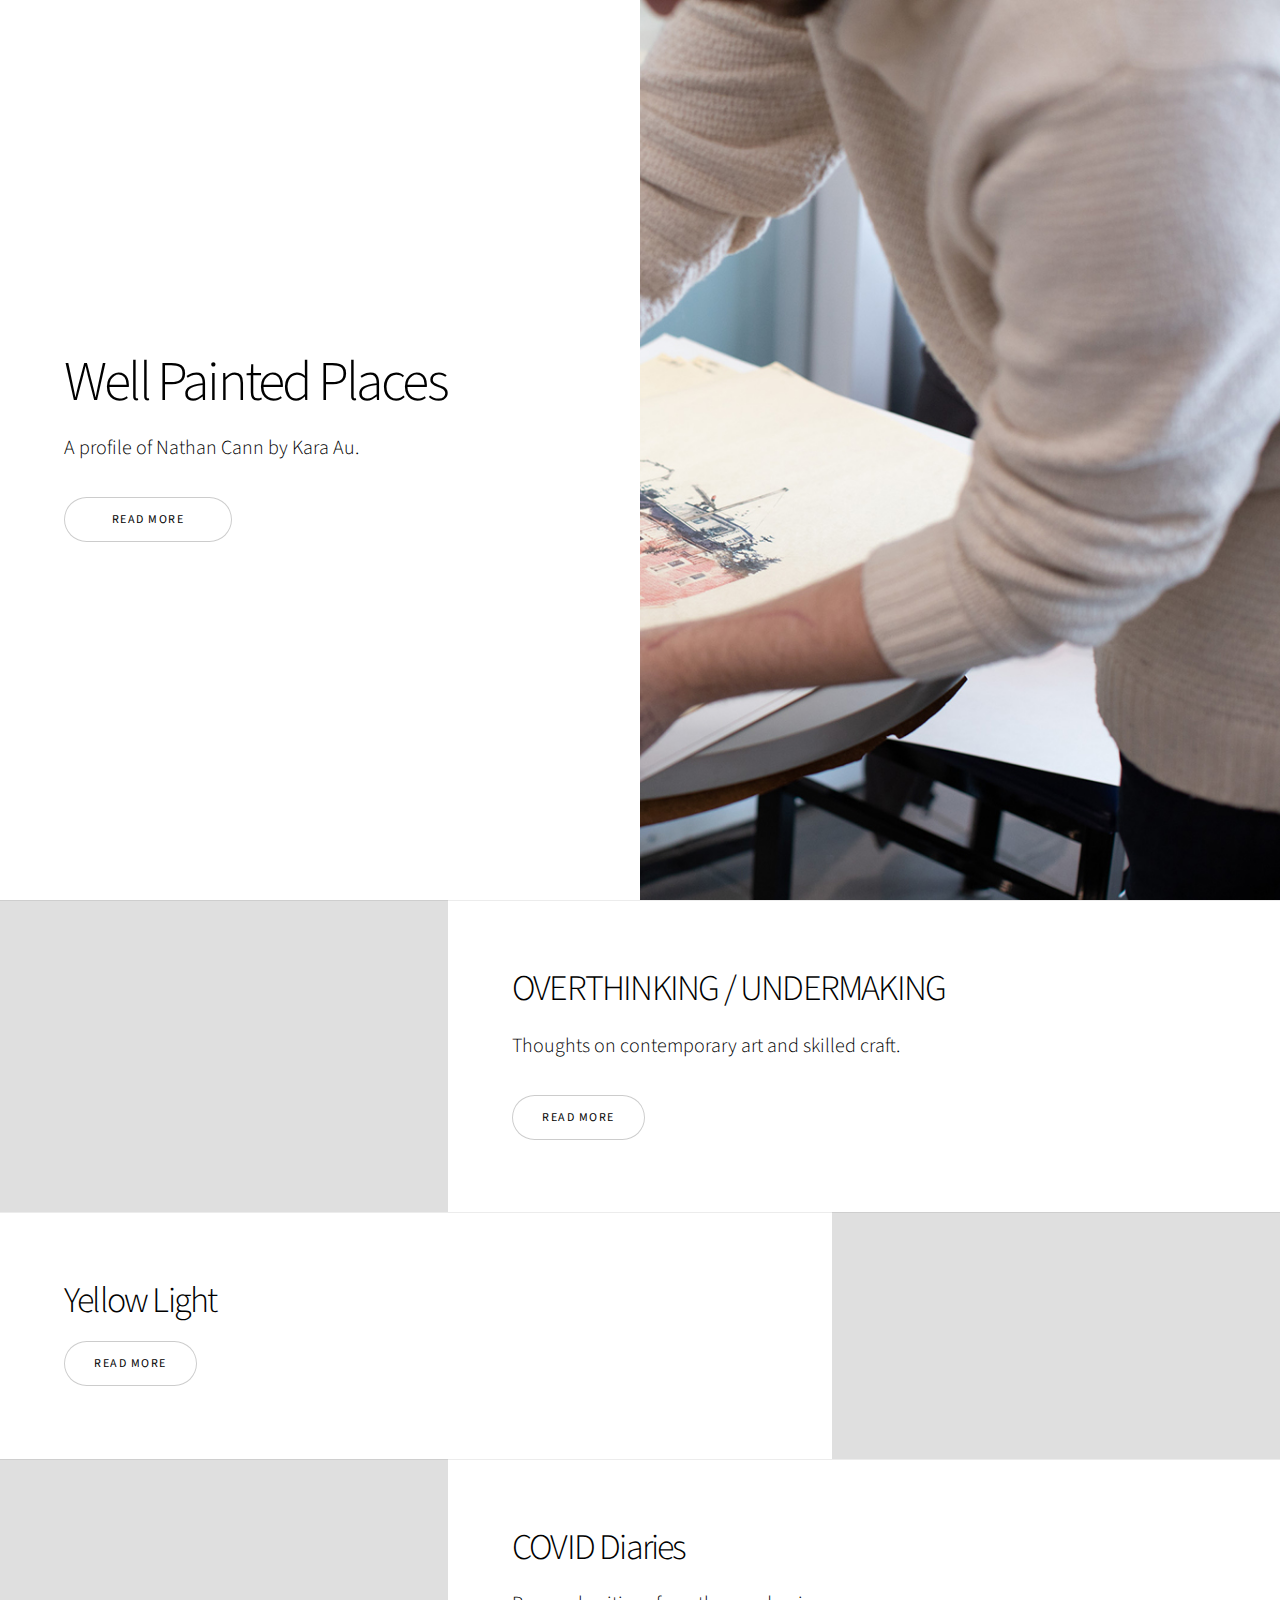
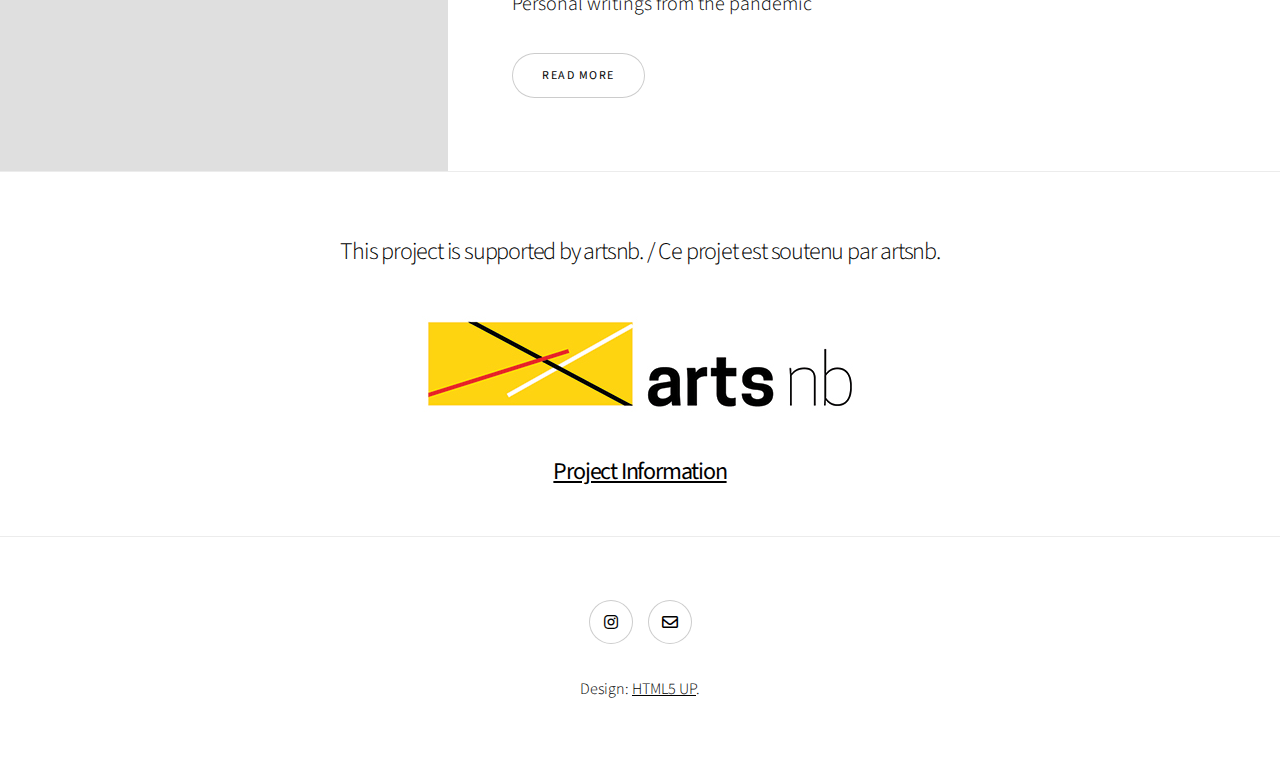
<file: index.html>
<!DOCTYPE HTML>
<!--
	Story by HTML5 UP
	html5up.net | @ajlkn
	Free for personal and commercial use under the CCA 3.0 license (html5up.net/license)
-->
<html>
	<head>
		<title>Well Painted Places</title>
		<meta charset="utf-8" />
		<meta name="viewport" content="width=device-width, initial-scale=1, user-scalable=no" />
		<link rel="stylesheet" href="assets/css/main.css" />
		<noscript><link rel="stylesheet" href="assets/css/noscript.css" /></noscript>
	</head>
	<body class="is-preload">

		<!-- Wrapper -->
			<div id="wrapper" class="divided">

				<!-- One -->
					<section class="banner style1 orient-left content-align-left image-position-right fullscreen onload-image-fade-in onload-content-fade-right" id="top">
						<div class="content">
							<h1>Well Painted Places</h1>
							<p class="major">A profile of Nathan Cann by Kara Au.</p>
							<ul class="actions stacked">
								<li><a href="cann-profile.html" class="button big wide smooth-scroll-middle">Read More</a></li>
							</ul>
						</div>
						<div class="image">
							<img src="images/cann-profile-banner.jpg" alt="cann-atwork-image" />
						</div>
					</section>

				<!-- Two -->
					<section class="spotlight style1 orient-right content-align-left image-position-center onscroll-image-fade-in" id="first">
						<div class="content">
							<h2>OVERTHINKING / UNDERMAKING</h2>
							<p class="major">Thoughts on contemporary art and skilled craft.</p>
							<ul class="actions stacked">
								<li><a href="overthinking-undermaking.html" class="button">Read More</a></li>
							</ul>
						</div>
						<div class="image">
							<img src="images/loneliness-banner.jpeg" alt="" />
						</div>
					</section>

				<!-- Three -->
					<section class="spotlight style1 orient-left content-align-left image-position-center onscroll-image-fade-in">
						<div class="content">
							<h2>Yellow Light</h2>
							<ul class="actions stacked">
								<li><a href="yellow-light.html" class="button">Read More</a></li>
							</ul>
						</div>
						<div class="image">
							<img src="images/yellowlight-banner.jpg" alt="" />
						</div>
					</section>

				<!-- Four -->
					<section class="spotlight style1 orient-right content-align-left image-position-center onscroll-image-fade-in">
						<div class="content">
							<h2>COVID Diaries</h2>
							<p class="major">Personal writings from the pandemic</p>
							<ul class="actions stacked">
								<li><a href="covid-diaries.html" class="button">Read More</a></li>
							</ul>
						</div>
						<div class="image">
							<img src="images/coviddiaries-banner.jpeg" alt="" />
						</div>
					</section>

				<!-- Five -->
					<section class="wrapper style1 align-center">
						<div class="inner">
							<h3>This project is supported by artsnb. / Ce projet est soutenu par artsnb.</h3>
							<div class="image">
							<img src="images/artsnb-logo-horizontal-2.jpg" alt="artsnb-logo" />	
							</div>
							<h3><a href="about.html" style="text-decoration:underline;"><strong>Project Information</strong></a></h3>
						</div>
					</section>

				<!-- Footer -->
					<footer class="wrapper style1 align-center">
						<div class="inner">
							<ul class="icons">
								<li><a href="https://www.instagram.com/kara_au/" class="icon brands style2 fa-instagram"><span class="label">Instagram</span></a></li>
								<li><a href="mailto:hello@karaau.com" class="icon style2 fa-envelope"><span class="label">Email</span></a></li>
							</ul>
							<p>Design: <a href="https://html5up.net">HTML5 UP</a>.</p>
						</div>
					</footer>

			</div>

		<!-- Scripts -->
			<script src="assets/js/jquery.min.js"></script>
			<script src="assets/js/jquery.scrollex.min.js"></script>
			<script src="assets/js/jquery.scrolly.min.js"></script>
			<script src="assets/js/browser.min.js"></script>
			<script src="assets/js/breakpoints.min.js"></script>
			<script src="assets/js/util.js"></script>
			<script src="assets/js/main.js"></script>

	</body>
</html>
</file>
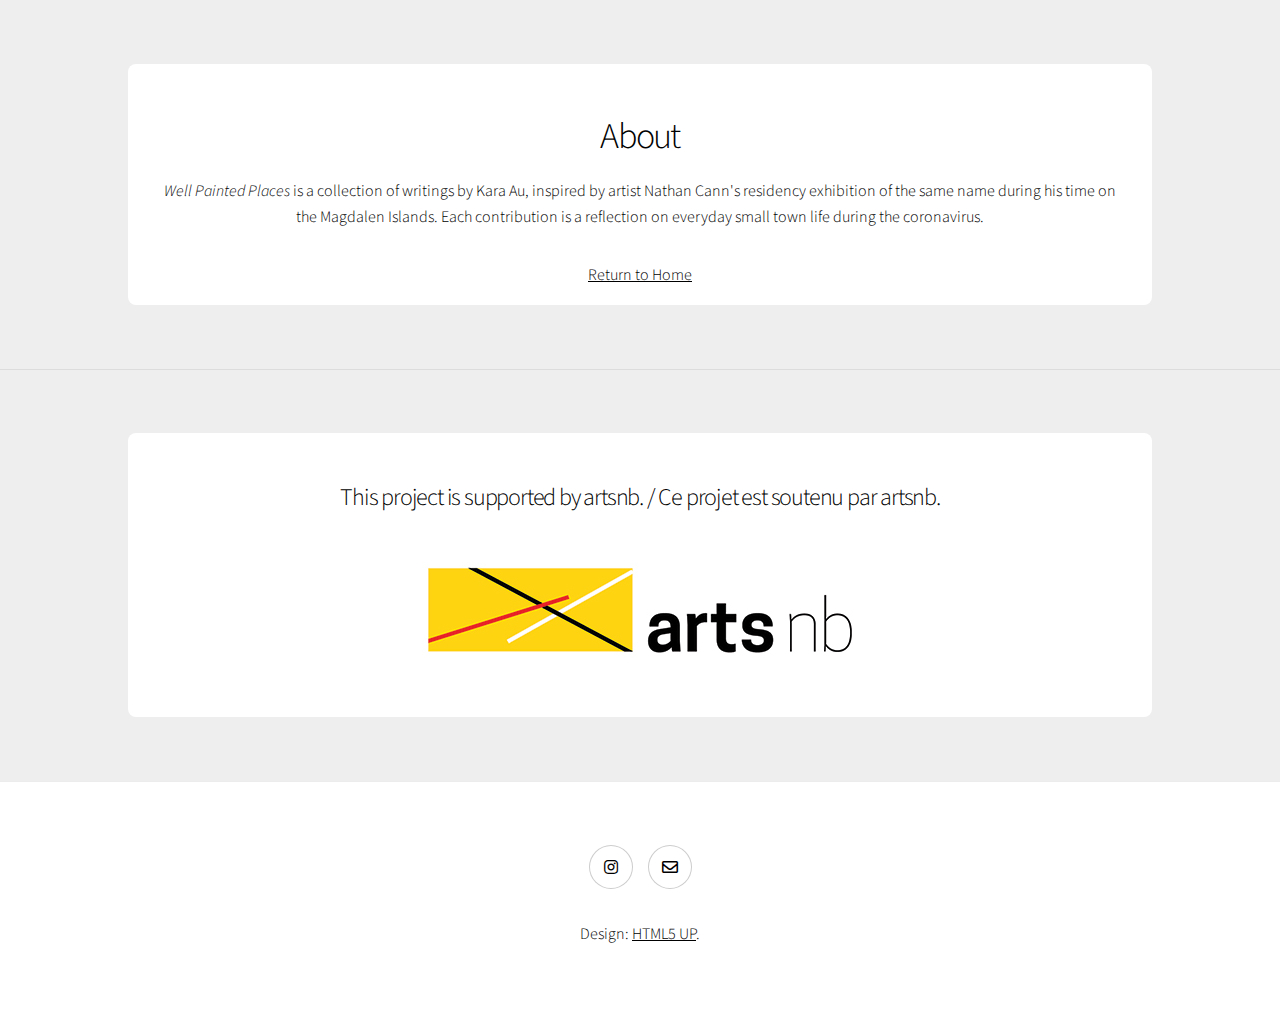
<file: about.html>
<!DOCTYPE HTML>
<!--
	Story by HTML5 UP
	html5up.net | @ajlkn
	Free for personal and commercial use under the CCA 3.0 license (html5up.net/license)
-->
<html>
	<head>
		<title>Well Painted Places</title>
		<meta charset="utf-8" />
		<meta name="viewport" content="width=device-width, initial-scale=1, user-scalable=no" />
		<link rel="stylesheet" href="assets/css/main.css" />
		<noscript><link rel="stylesheet" href="assets/css/noscript.css" /></noscript>
	</head>
	<body class="is-preload">

		<!-- Wrapper -->
			<div id="wrapper" class="divided">

				<!-- One -->
					<section class="wrapper style2 align-center">
						<div class="inner">
							<h2>About</h2>
							<p><em>Well Painted Places</em> is a collection of writings by Kara Au, inspired by artist Nathan Cann's residency exhibition of the same name during his time on the Magdalen Islands. Each contribution is a reflection on everyday small town life during the coronavirus.</p>
							<a href="index.html" style="text-decoration:underline;">Return to Home</a>
						</div>
					</section>

				<!-- Two -->
					<section class="wrapper style2 align-center">
						<div class="inner">
							<h3>This project is supported by artsnb. / Ce projet est soutenu par artsnb.</h3>
							
							<div class="image">
							<img src="images/artsnb-logo-horizontal-2.jpg" alt="artsnb-logo" />	
							</div>
							
						</div>
					</section>

				<!-- Footer -->
					<footer class="wrapper style1 align-center">
						<div class="inner">
							<ul class="icons">
								<li><a href="https://www.instagram.com/kara_au/" class="icon brands style2 fa-instagram"><span class="label">Instagram</span></a></li>
								<li><a href="mailto:hello@karaau.com" class="icon style2 fa-envelope"><span class="label">Email</span></a></li>
							</ul>
							<p>Design: <a href="https://html5up.net">HTML5 UP</a>.</p>
						</div>
					</footer>

			</div>

		<!-- Scripts -->
			<script src="assets/js/jquery.min.js"></script>
			<script src="assets/js/jquery.scrollex.min.js"></script>
			<script src="assets/js/jquery.scrolly.min.js"></script>
			<script src="assets/js/browser.min.js"></script>
			<script src="assets/js/breakpoints.min.js"></script>
			<script src="assets/js/util.js"></script>
			<script src="assets/js/main.js"></script>

	</body>
</html>
</file>
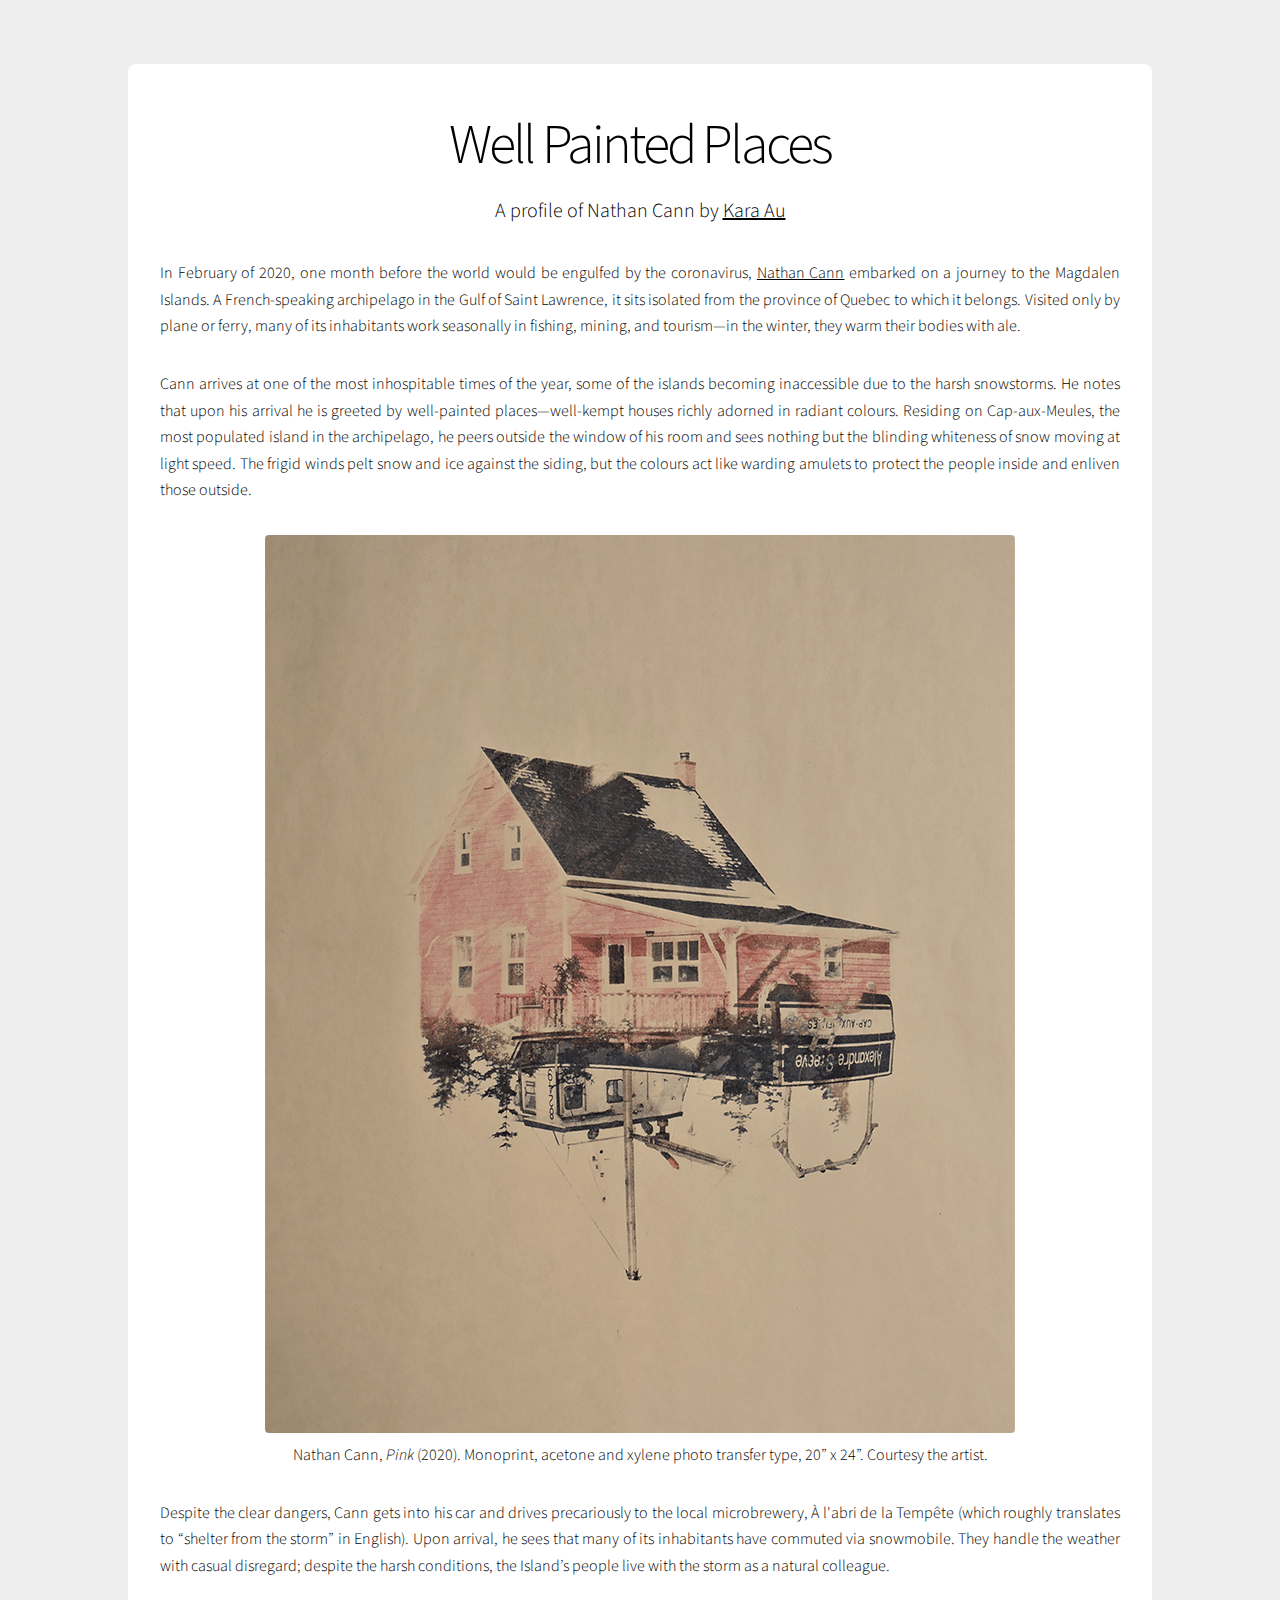
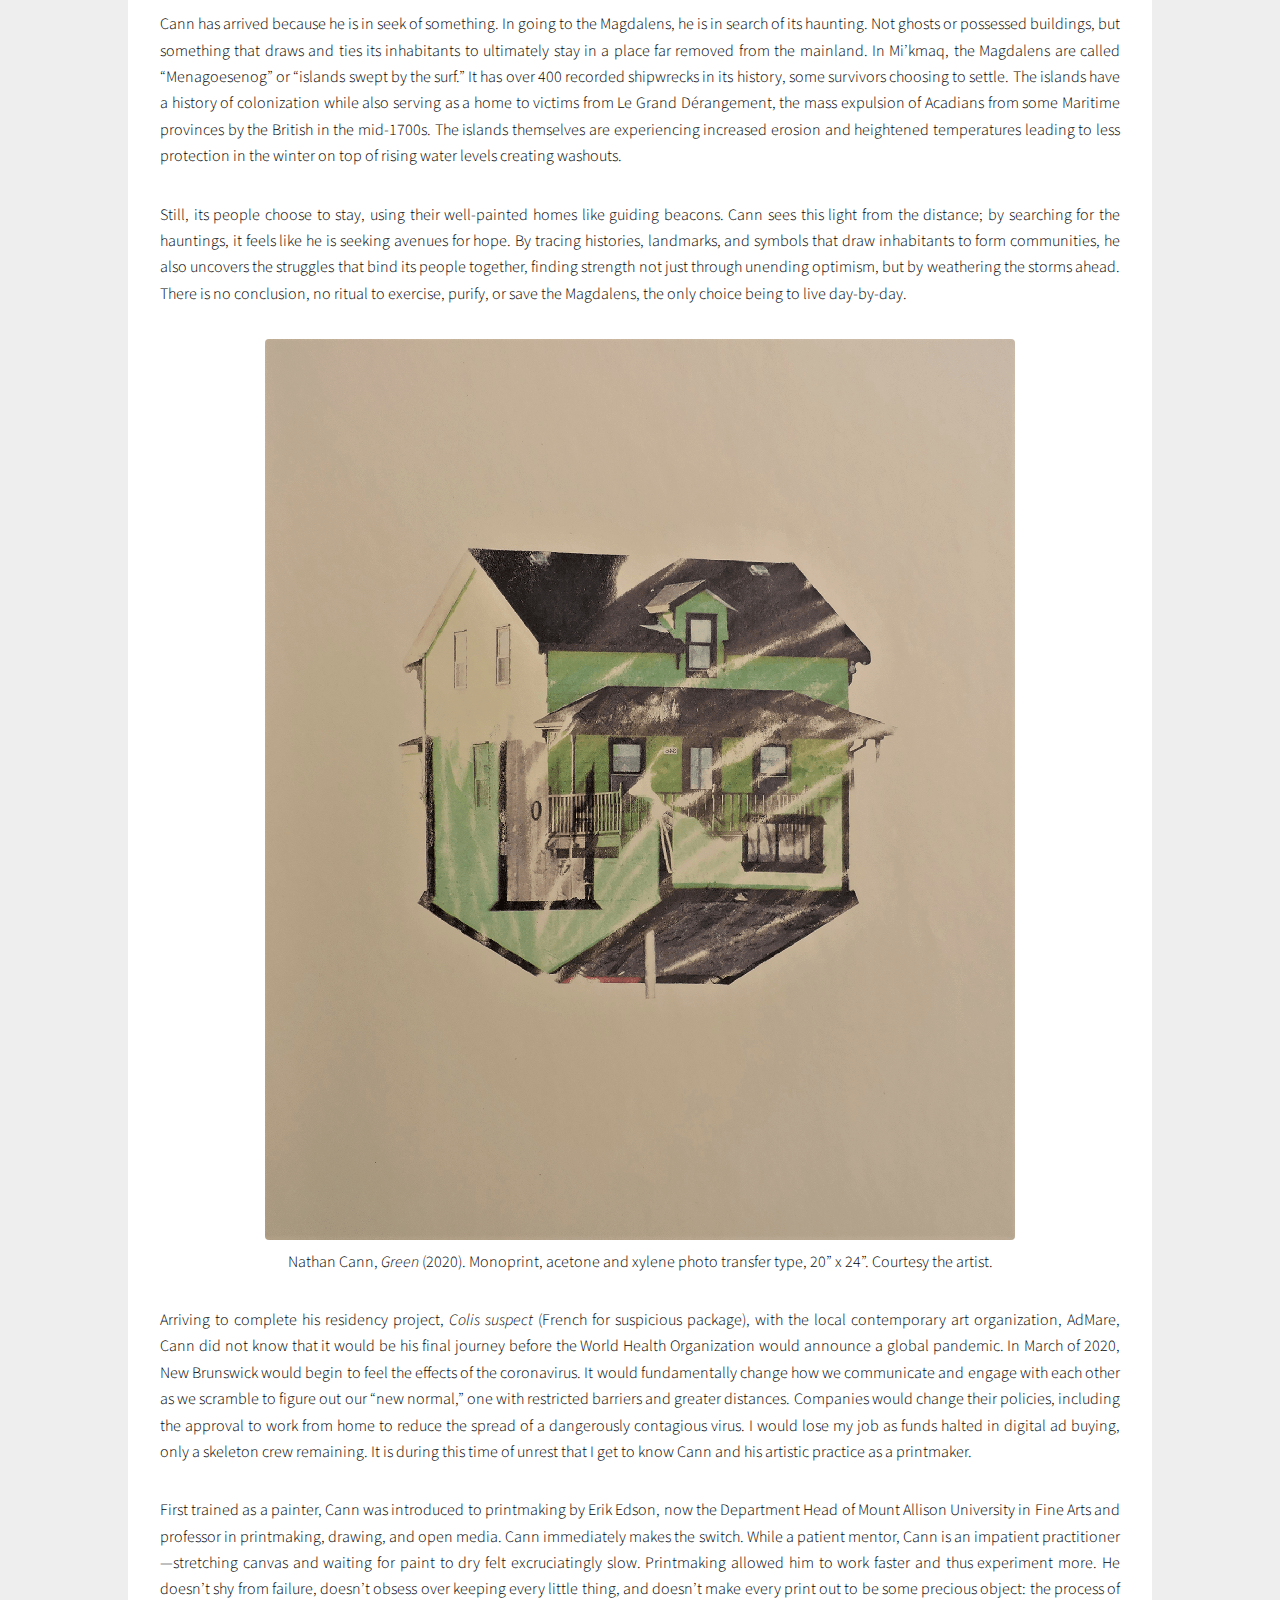
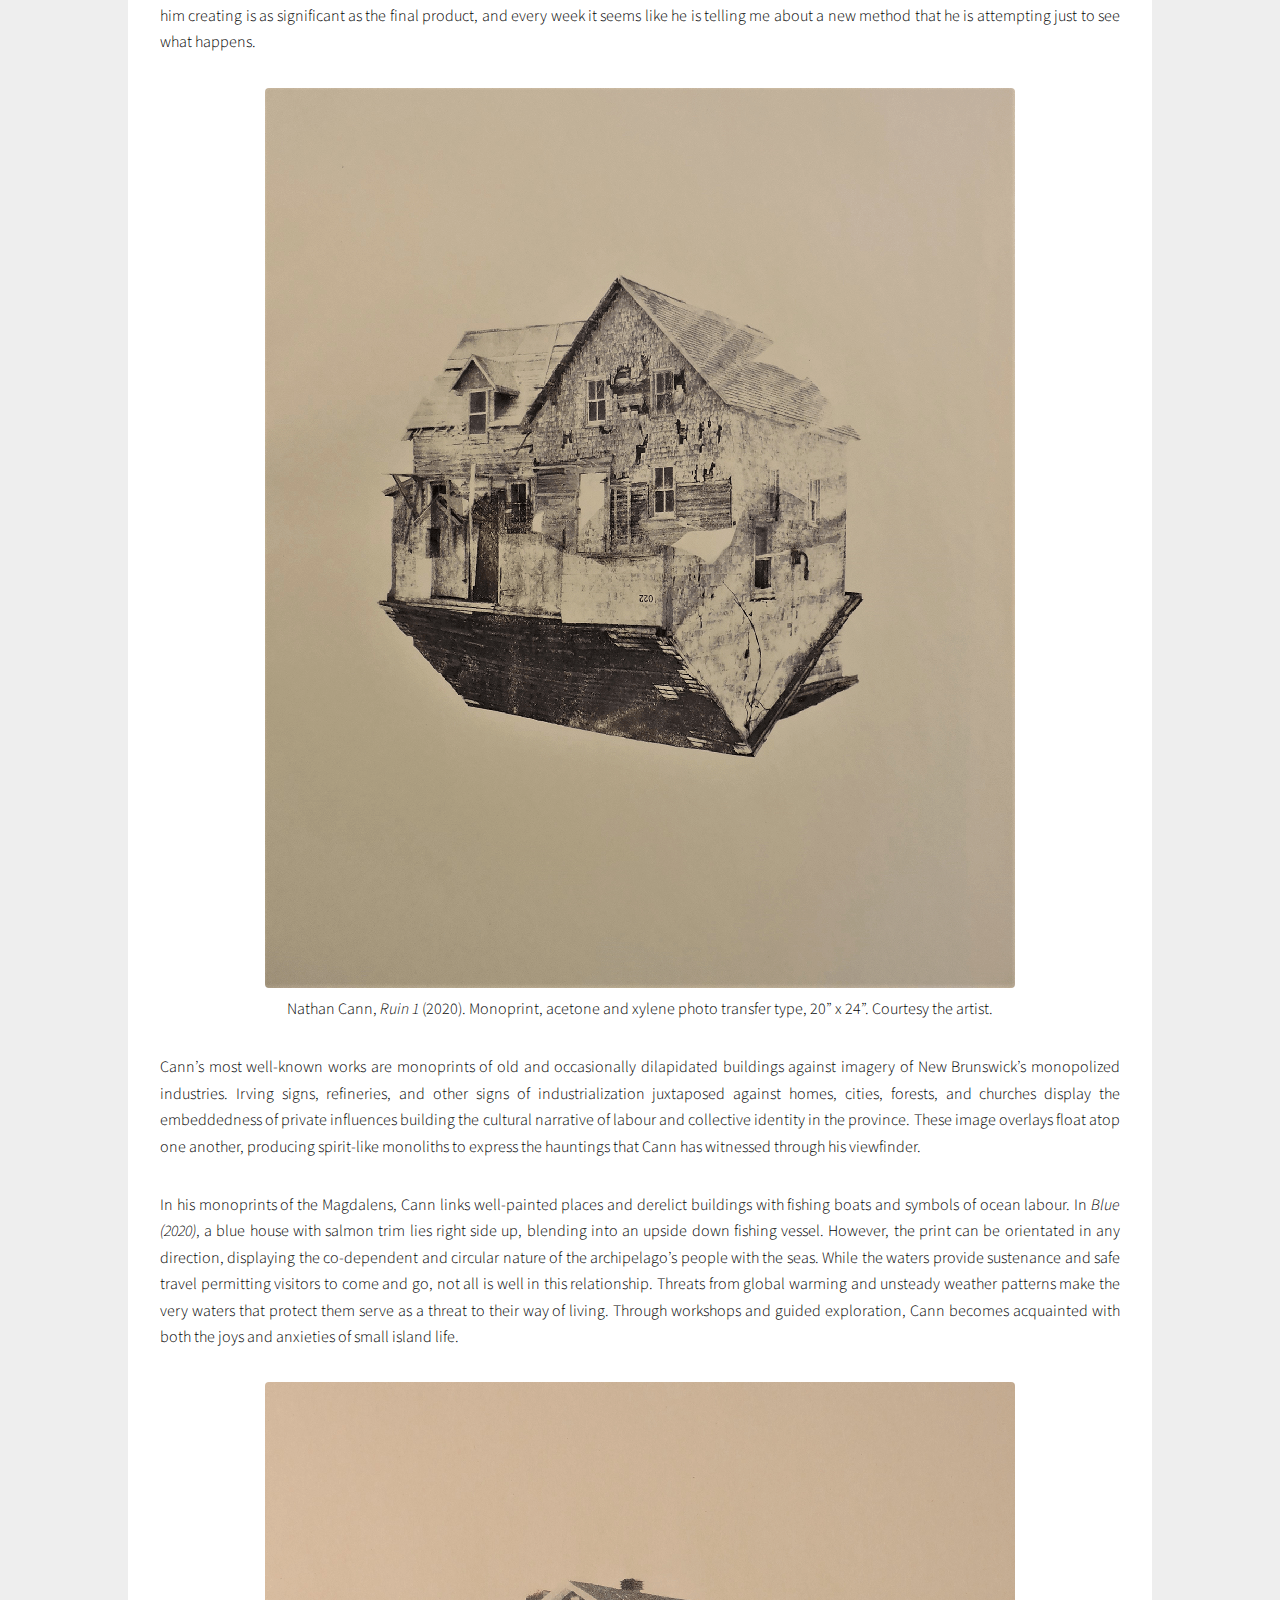
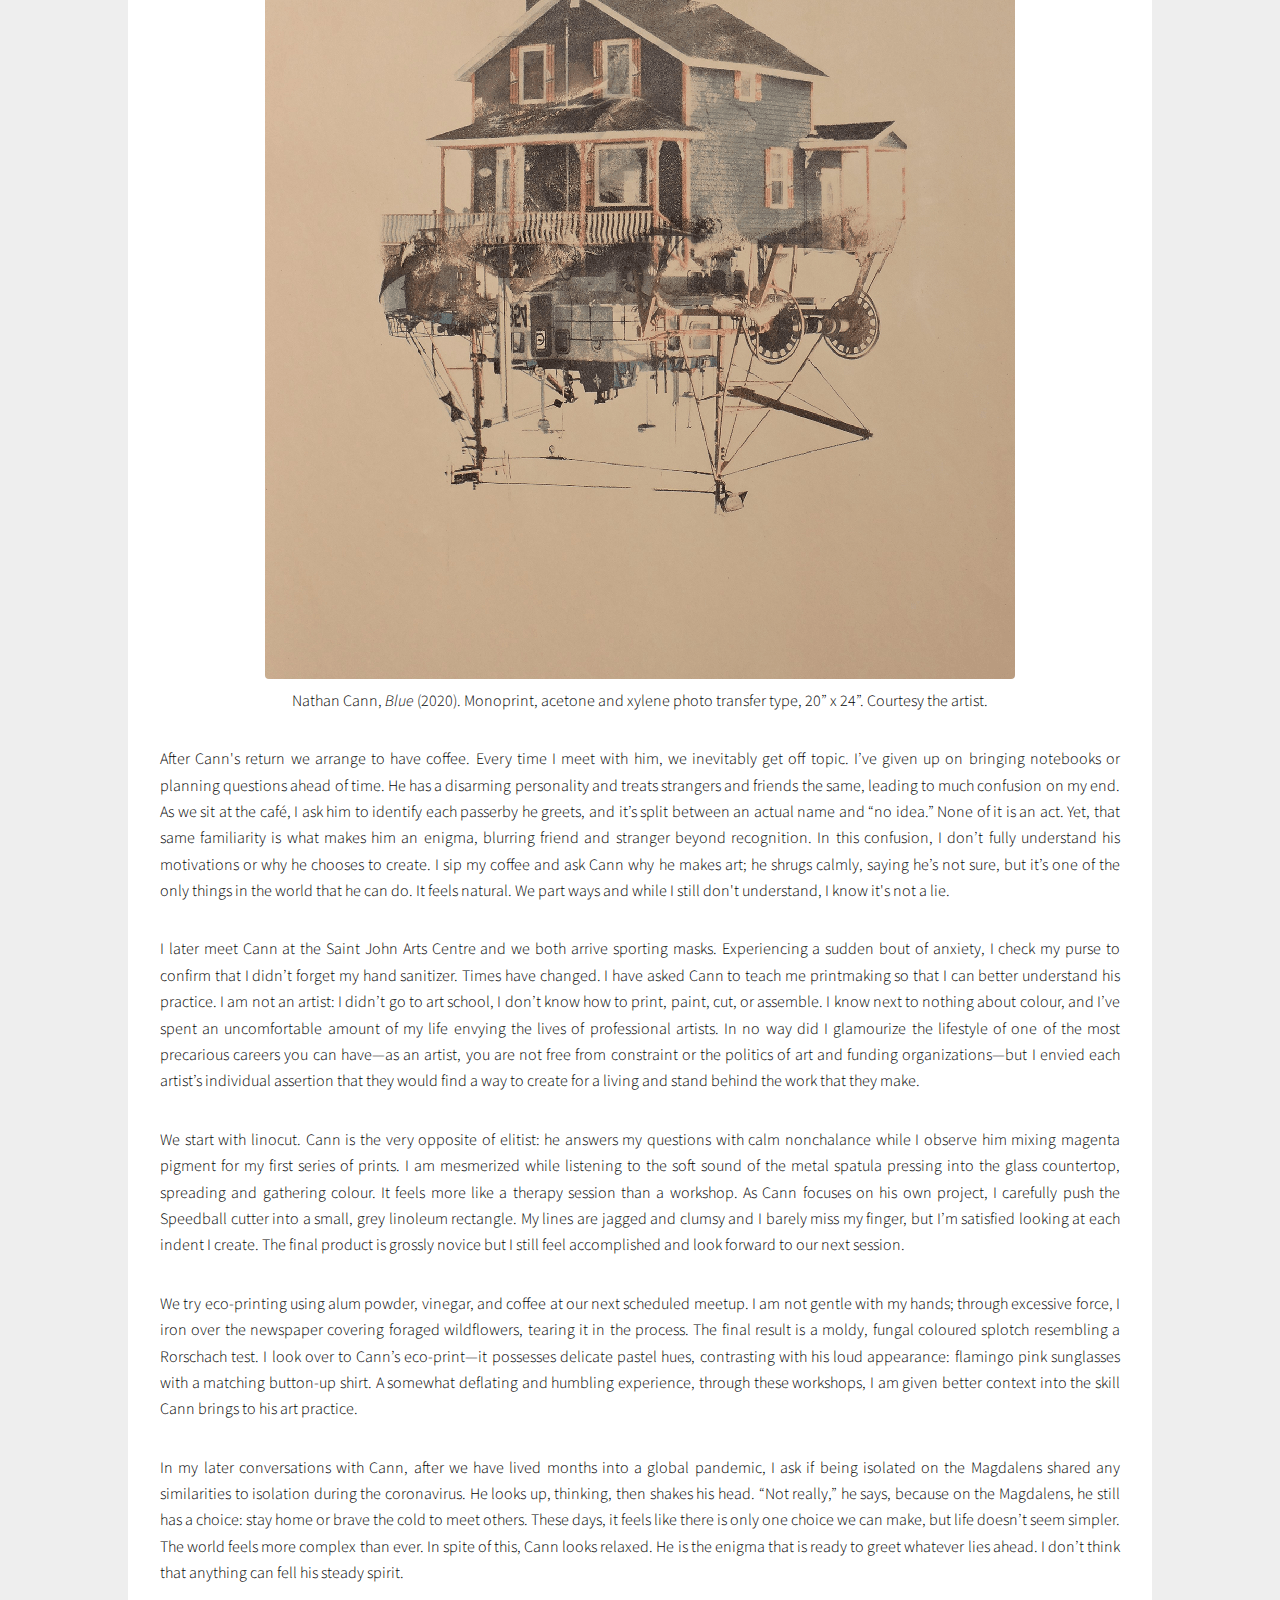
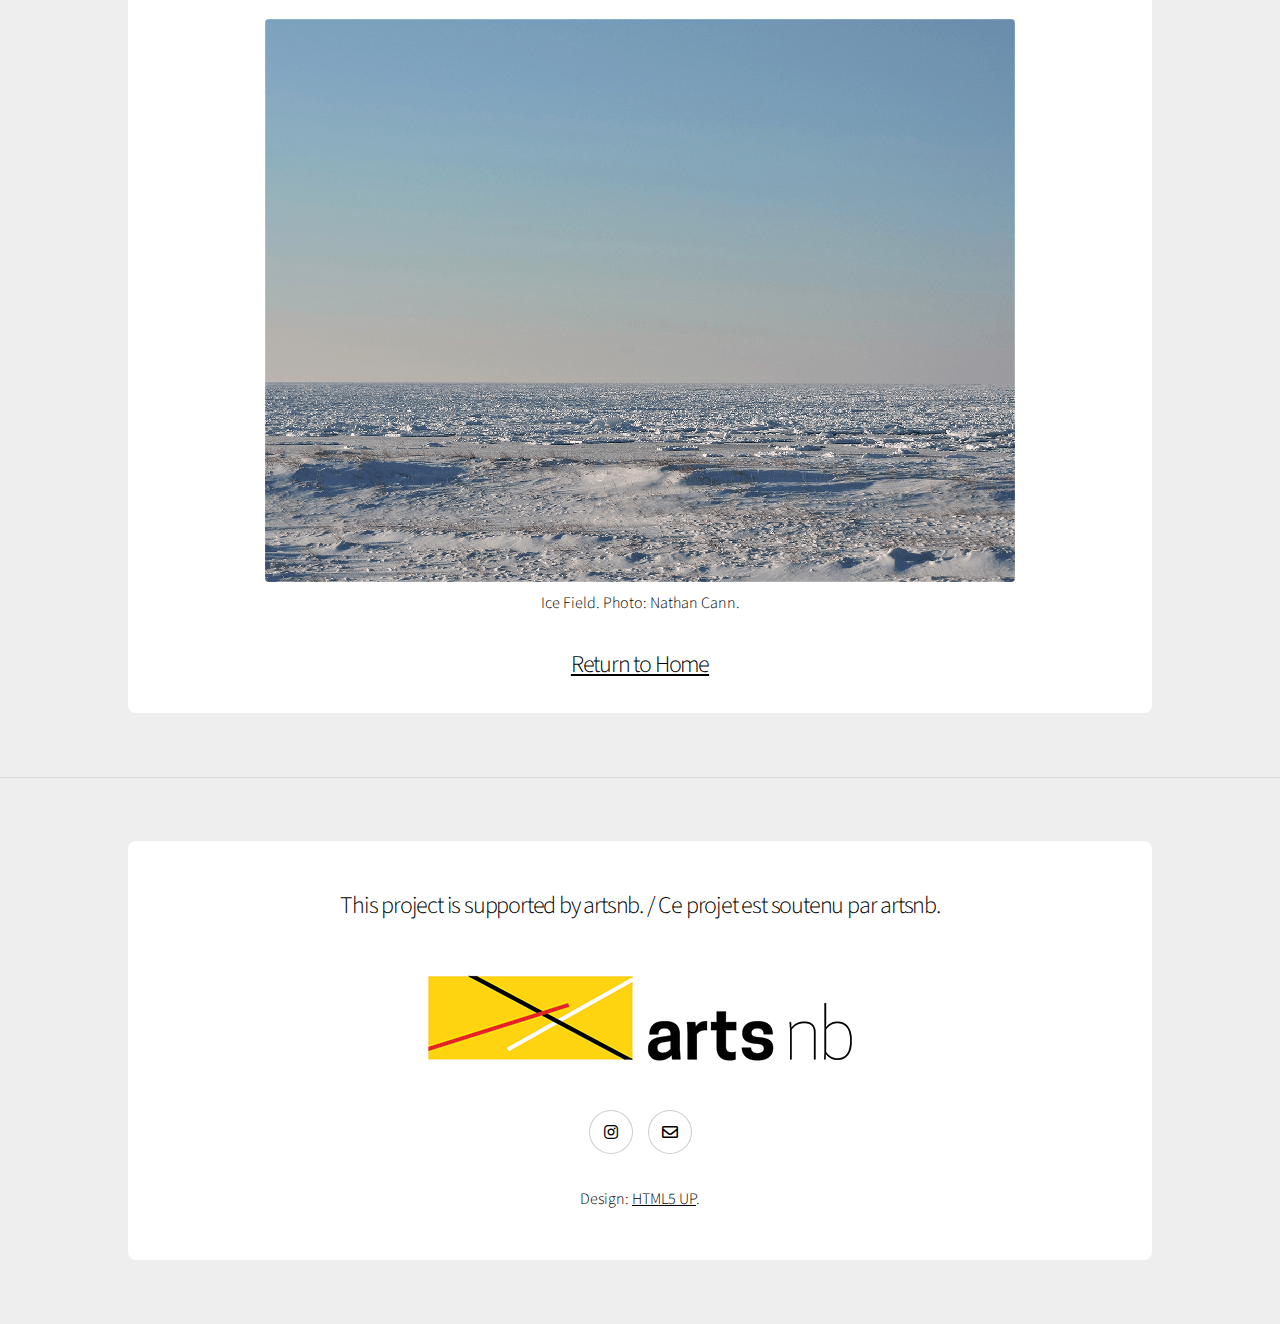
<file: cann-profile.html>
<!DOCTYPE HTML>
<!--
	Story by HTML5 UP
	html5up.net | @ajlkn
	Free for personal and commercial use under the CCA 3.0 license (html5up.net/license)
-->
<html>
	<head>
		<title>Well Painted Places</title>
		<meta charset="utf-8" />
		<meta name="viewport" content="width=device-width, initial-scale=1, user-scalable=no" />
		<link rel="stylesheet" href="assets/css/main.css" />
		<noscript><link rel="stylesheet" href="assets/css/noscript.css" /></noscript>
	</head>
	<body class="is-preload">

		<!-- Wrapper -->
			<div id="wrapper" class="divided">

				<!-- One -->
					<section class="wrapper style2 align-center">
						<div class="inner">
						
							<h1>Well Painted Places</h1>
							<p class="major">A profile of Nathan Cann by <a href="https://karaau.com/" style="text-decoration:underline;">Kara Au</a></p>
							
							<p class="essay">In February of 2020, one month before the world would be engulfed by the coronavirus, <a href="https://nattcann.com/" style="text-decoration:underline;">Nathan Cann</a> embarked on a journey to the Magdalen Islands. A French-speaking archipelago in the Gulf of Saint Lawrence, it sits isolated from the province of Quebec to which it belongs. Visited only by plane or ferry, many of its inhabitants work seasonally in fishing, mining, and tourism—in the winter, they warm their bodies with ale.</p>
							
							<p class="essay">Cann arrives at one of the most inhospitable times of the year, some of the islands becoming inaccessible due to the harsh snowstorms. He notes that upon his arrival he is greeted by well-painted places—well-kempt houses richly adorned in radiant colours. Residing on Cap-aux-Meules, the most populated island in the archipelago, he peers outside the window of his room and sees nothing but the blinding whiteness of snow moving at light speed. The frigid winds pelt snow and ice against the siding, but the colours act like warding amulets to protect the people inside and enliven those outside.</p>
							
													<div class="image">
							<img src="images/cann-pink-2020.png" alt="cann-pinkhouse-2020" />
						</div>
						
						<p class="essay" style="text-align:center;">Nathan Cann, <em>Pink</em> (2020). Monoprint, acetone and xylene photo transfer type, 20” x 24”. Courtesy the artist.</p>
						
						<p class="essay">Despite the clear dangers, Cann gets into his car and drives precariously to the local microbrewery, À l'abri de la Tempête (which roughly translates to “shelter from the storm” in English). Upon arrival, he sees that many of its inhabitants have commuted via snowmobile. They handle the weather with casual disregard; despite the harsh conditions, the Island’s people live with the storm as a natural colleague.</p>

						<p class="essay">Cann has arrived because he is in seek of something. In going to the Magdalens, he is in search of its haunting. Not ghosts or possessed buildings, but something that draws and ties its inhabitants to ultimately stay in a place far removed from the mainland. In Mi’kmaq, the Magdalens are called “Menagoesenog” or “islands swept by the surf.” It has over 400 recorded shipwrecks in its history, some survivors choosing to settle. The islands have a history of colonization while also serving as a home to victims from Le Grand Dérangement, the mass expulsion of Acadians from some Maritime provinces by the British in the mid-1700s. The islands themselves are experiencing increased erosion and heightened temperatures leading to less protection in the winter on top of rising water levels creating washouts.</p>

						<p class="essay">Still, its people choose to stay, using their well-painted homes like guiding beacons. Cann sees this light from the distance; by searching for the hauntings, it feels like he is seeking avenues for hope. By tracing histories, landmarks, and symbols that draw inhabitants to form communities, he also uncovers the struggles that bind its people together, finding strength not just through unending optimism, but by weathering the storms ahead. There is no conclusion, no ritual to exercise, purify, or save the Magdalens, the only choice being to live day-by-day.</p>

						<div class="image">
							<img src="images/cann-green-2020.png" alt="cann-print-greenhouse-2020" />
						</div>
						
						<p class="essay" style="text-align:center;">Nathan Cann, <em>Green</em> (2020). Monoprint, acetone and xylene photo transfer type, 20” x 24”. Courtesy the artist.</p>
						
						<p class="essay">Arriving to complete his residency project, <em>Colis suspect</em> (French for suspicious package), with the local contemporary art organization, AdMare, Cann did not know that it would be his final journey before the World Health Organization would announce a global pandemic. In March of 2020, New Brunswick would begin to feel the effects of the coronavirus. It would fundamentally change how we communicate and engage with each other as we scramble to figure out our “new normal,” one with restricted barriers and greater distances. Companies would change their policies, including the approval to work from home to reduce the spread of a dangerously contagious virus. I would lose my job as funds halted in digital ad buying, only a skeleton crew remaining. It is during this time of unrest that I get to know Cann and his artistic practice as a printmaker.</p>

						<p class="essay">First trained as a painter, Cann was introduced to printmaking by Erik Edson, now the Department Head of Mount Allison University in Fine Arts and professor in printmaking, drawing, and open media. Cann immediately makes the switch. While a patient mentor, Cann is an impatient practitioner—stretching canvas and waiting for paint to dry felt excruciatingly slow. Printmaking allowed him to work faster and thus experiment more. He doesn’t shy from failure, doesn’t obsess over keeping every little thing, and doesn’t make every print out to be some precious object: the process of him creating is as significant as the final product, and every week it seems like he is telling me about a new method that he is attempting just to see what happens.</p>
						
													<div class="image">
							<img src="images/cann-ruin1-2020.png" alt="cann-print-ruinedhouse-2020" />
							</div>
							
							<p class="essay" style="text-align:center;">Nathan Cann, <em>Ruin 1</em> (2020). Monoprint, acetone and xylene photo transfer type, 20” x 24”. Courtesy the artist.</p>

						<p class="essay">Cann’s most well-known works are monoprints of old and occasionally dilapidated buildings against imagery of New Brunswick’s monopolized industries. Irving signs, refineries, and other signs of industrialization juxtaposed against homes, cities, forests, and churches display the embeddedness of private influences building the cultural narrative of labour and collective identity in the province. These image overlays float atop one another, producing spirit-like monoliths to express the hauntings that Cann has witnessed through his viewfinder.</p> 
							
						<p class="essay">In his monoprints of the Magdalens, Cann links well-painted places and derelict buildings with fishing boats and symbols of ocean labour. In <em>Blue (2020)</em>, a blue house with salmon trim lies right side up, blending into an upside down fishing vessel. However, the print can be orientated in any direction, displaying the co-dependent and circular nature of the archipelago’s people with the seas. While the waters provide sustenance and safe travel permitting visitors to come and go, not all is well in this relationship. Threats from global warming and unsteady weather patterns make the very waters that protect them serve as a threat to their way of living. Through workshops and guided exploration, Cann becomes acquainted with both the joys and anxieties of small island life.</p>
						
												<div class="image">
							<img src="images/cann-blue-2020.png" alt="cann-print-bluehouse-2020" />
						</div>
						
						<p class="essay" style="text-align:center;">Nathan Cann, <em>Blue</em> (2020). Monoprint, acetone and xylene photo transfer type, 20” x 24”. Courtesy the artist.</p>

						<p class="essay">After Cann's return we arrange to have coffee. Every time I meet with him, we inevitably get off topic. I’ve given up on bringing notebooks or planning questions ahead of time. He has a disarming personality and treats strangers and friends the same, leading to much confusion on my end. As we sit at the café, I ask him to identify each passerby he greets, and it’s split between an actual name and “no idea.” None of it is an act. Yet, that same familiarity is what makes him an enigma, blurring friend and stranger beyond recognition. In this confusion, I don’t fully understand his motivations or why he chooses to create. I sip my coffee and ask Cann why he makes art; he shrugs calmly, saying he’s not sure, but it’s one of the only things in the world that he can do. It feels natural. We part ways and while I still don't understand, I know it's not a lie.</p>

						<p class="essay">I later meet Cann at the Saint John Arts Centre and we both arrive sporting masks. Experiencing a sudden bout of anxiety, I check my purse to confirm that I didn’t forget my hand sanitizer. Times have changed. I have asked Cann to teach me printmaking so that I can better understand his practice. I am not an artist: I didn’t go to art school, I don’t know how to print, paint, cut, or assemble. I know next to nothing about colour, and I’ve spent an uncomfortable amount of my life envying the lives of professional artists. In no way did I glamourize the lifestyle of one of the most precarious careers you can have—as an artist, you are not free from constraint or the politics of art and funding organizations—but I envied each artist’s individual assertion that they would find a way to create for a living and stand behind the work that they make.</p>
						
						<p class="essay">We start with linocut. Cann is the very opposite of elitist: he answers my questions with calm nonchalance while I observe him mixing magenta pigment for my first series of prints. I am mesmerized while listening to the soft sound of the metal spatula pressing into the glass countertop, spreading and gathering colour. It feels more like a therapy session than a workshop. As Cann focuses on his own project, I carefully push the Speedball cutter into a small, grey linoleum rectangle. My lines are jagged and clumsy and I barely miss my finger, but I’m satisfied looking at each indent I create. The final product is grossly novice but I still feel accomplished and look forward to our next session.</p>

						<p class="essay">We try eco-printing using alum powder, vinegar, and coffee at our next scheduled meetup. I am not gentle with my hands; through excessive force, I iron over the newspaper covering foraged wildflowers, tearing it in the process. The final result is a moldy, fungal coloured splotch resembling a Rorschach test. I look over to Cann’s eco-print—it possesses delicate pastel hues, contrasting with his loud appearance: flamingo pink sunglasses with a matching button-up shirt. A somewhat deflating and humbling experience, through these workshops, I am given better context into the skill Cann brings to his art practice.</p>

						<p class="essay">In my later conversations with Cann, after we have lived months into a global pandemic, I ask if being isolated on the Magdalens shared any similarities to isolation during the coronavirus. He looks up, thinking, then shakes his head. “Not really,” he says, because on the Magdalens, he still has a choice: stay home or brave the cold to meet others. These days, it feels like there is only one choice we can make, but life doesn’t seem simpler. The world feels more complex than ever. In spite of this, Cann looks relaxed. He is the enigma that is ready to greet whatever lies ahead. I don’t think that anything can fell his steady spirit.</p>
					
						<div class="image">
							<img src="images/cann-img-02.png" alt="ice-landscape-2" />
						</div>
						
						<p class="essay" style="text-align:center;">Ice Field. Photo: Nathan Cann.</p>
							
						<h3><a href="index.html" style="text-decoration:underline;">Return to Home</a></h3>
						
						</div>
					</section>
					
				<!-- Footer -->
					<footer class="wrapper style2 align-center">
						<div class="inner">
						<h3>This project is supported by artsnb. / Ce projet est soutenu par artsnb.</h3>
							<div class="image">
							<img src="images/artsnb-logo-horizontal-2.jpg" alt="artsnb-logo" />	
							</div>
							
							<ul class="icons">
								<li><a href="https://www.instagram.com/kara_au/" class="icon brands style2 fa-instagram"><span class="label">Instagram</span></a></li>
								<li><a href="mailto:hello@karaau.com" class="icon style2 fa-envelope"><span class="label">Email</span></a></li>
							</ul>
							<p>Design: <a href="https://html5up.net">HTML5 UP</a>.</p>
						</div>
					</footer>

				</div>

		<!-- Scripts -->
			<script src="assets/js/jquery.min.js"></script>
			<script src="assets/js/jquery.scrollex.min.js"></script>
			<script src="assets/js/jquery.scrolly.min.js"></script>
			<script src="assets/js/browser.min.js"></script>
			<script src="assets/js/breakpoints.min.js"></script>
			<script src="assets/js/util.js"></script>
			<script src="assets/js/main.js"></script>

	</body>
</html>
</file>
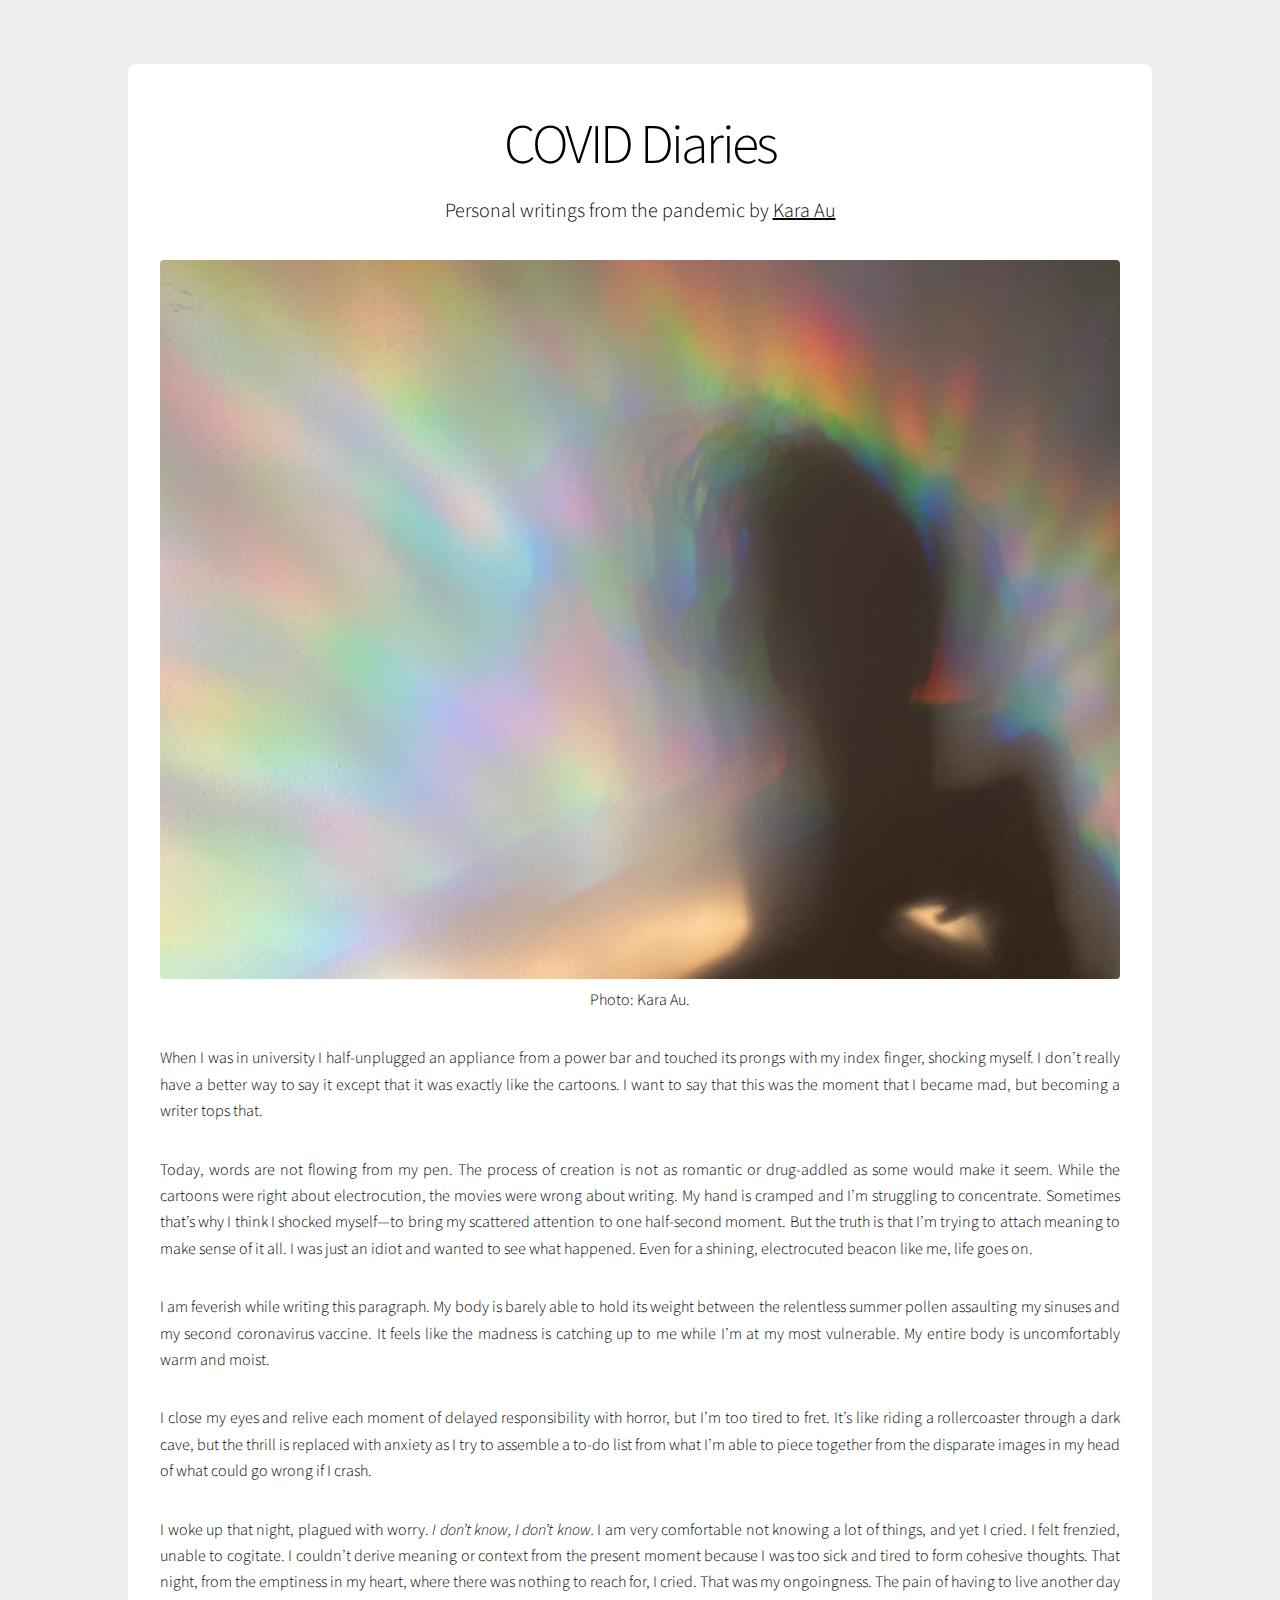
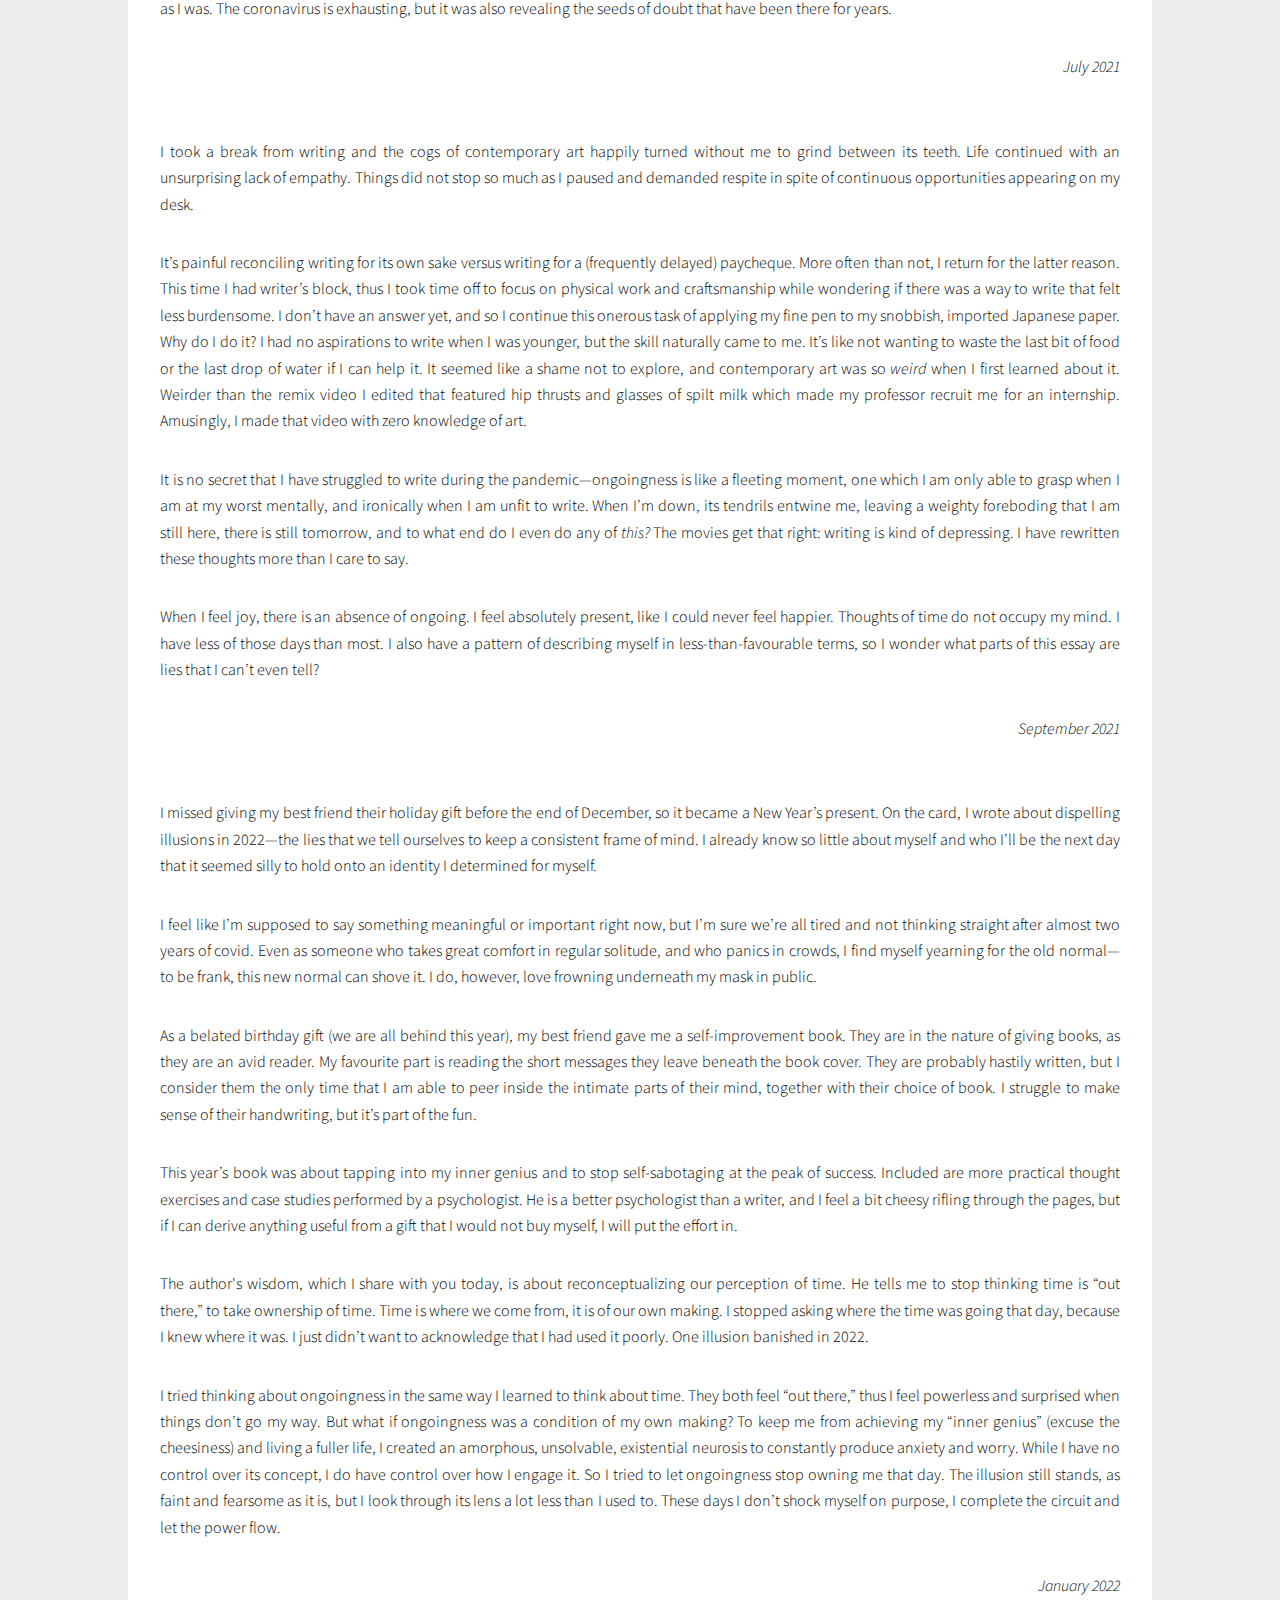
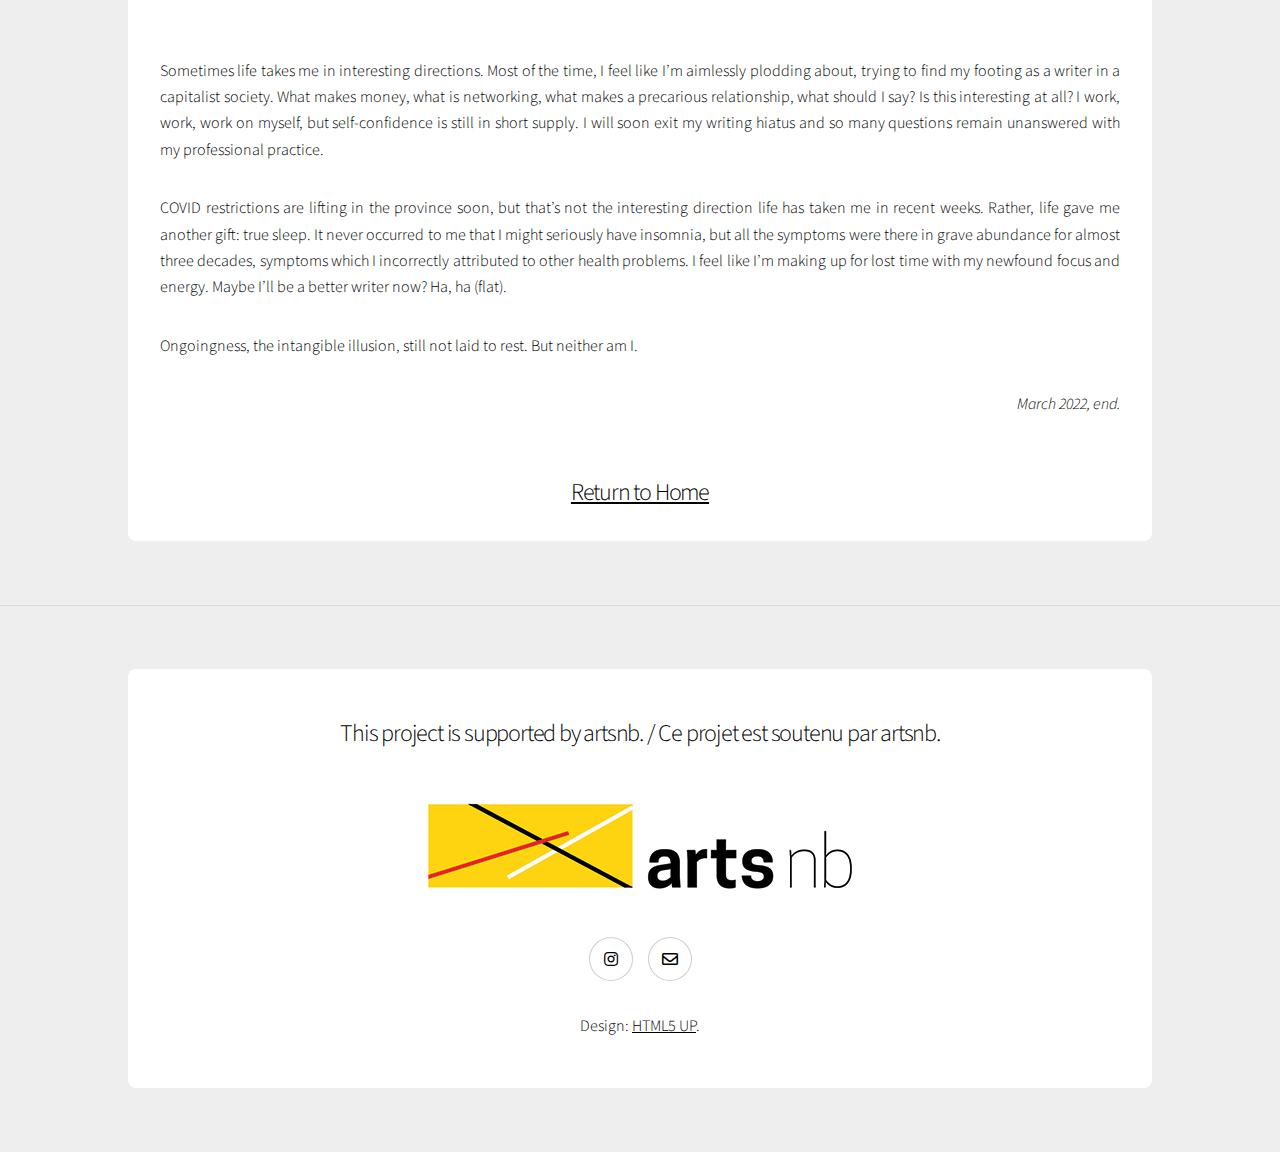
<file: covid-diaries.html>
<!DOCTYPE HTML>
<!--
	Story by HTML5 UP
	html5up.net | @ajlkn
	Free for personal and commercial use under the CCA 3.0 license (html5up.net/license)
-->
<html>
	<head>
		<title>COVID Diaries</title>
		<meta charset="utf-8" />
		<meta name="viewport" content="width=device-width, initial-scale=1, user-scalable=no" />
		<link rel="stylesheet" href="assets/css/main.css" />
		<noscript><link rel="stylesheet" href="assets/css/noscript.css" /></noscript>
	</head>
	<body class="is-preload">

		<!-- Wrapper -->
			<div id="wrapper" class="divided">

				<!-- One -->
					<section class="wrapper style2 align-center">
						<div class="inner">
						
							<h1>COVID Diaries</h1>
							<p class="major">Personal writings from the pandemic by <a href="https://karaau.com/" style="text-decoration:underline;">Kara Au</a></p>
							
						<div class="image">
							<img src="images/coviddiaries-banner.jpeg" alt="writers-silhouette-diffused-by-rainbow-light" />
						</div>
						
						<p class="essay" style="text-align:center;">Photo: Kara Au.</p>
							
						<p class="essay">When I was in university I half-unplugged an appliance from a power bar and touched its prongs with my index finger, shocking myself. I don’t really have a better way to say it except that it was exactly like the cartoons. I want to say that this was the moment that I became mad, but becoming a writer tops that.</p>
							
						<p class="essay">Today, words are not flowing from my pen. The process of creation is not as romantic or drug-addled as some would make it seem. While the cartoons were right about electrocution, the movies were wrong about writing. My hand is cramped and I’m struggling to concentrate. Sometimes that’s why I think I shocked myself&mdash;to bring my scattered attention to one half-second moment. But the truth is that I’m trying to attach meaning to make sense of it all. I was just an idiot and wanted to see what happened. Even for a shining, electrocuted beacon like me, life goes on.</p>
						
						<p class="essay">I am feverish while writing this paragraph. My body is barely able to hold its weight between the relentless summer pollen assaulting my sinuses and my second coronavirus vaccine. It feels like the madness is catching up to me while I’m at my most vulnerable. My entire body is uncomfortably warm and moist.</p>
						
						<p class="essay">I close my eyes and relive each moment of delayed responsibility with horror, but I’m too tired to fret. It’s like riding a rollercoaster through a dark cave, but the thrill is replaced with anxiety as I try to assemble a to-do list from what I’m able to piece together from the disparate images in my head of what could go wrong if I crash.</p>

						<p class="essay">I woke up that night, plagued with worry. <em>I don’t know, I don’t know.</em> I am very comfortable not knowing a lot of things, and yet I cried. I felt frenzied, unable to cogitate. I couldn’t derive meaning or context from the present moment because I was too sick and tired to form cohesive thoughts. That night, from the emptiness in my heart, where there was nothing to reach for, I cried. That was my ongoingness. The pain of having to live another day as I was. The coronavirus is exhausting, but it was also revealing the seeds of doubt that have been there for years.</p>
						
						<p class="essay" style="text-align:right;"><em>July 2021</em></p>
						<br>

						<p class="essay">I took a break from writing and the cogs of contemporary art happily turned without me to grind between its teeth. Life continued with an unsurprising lack of empathy. Things did not stop so much as I paused and demanded respite in spite of continuous opportunities appearing on my desk.</p>

						<p class="essay">It’s painful reconciling writing for its own sake versus writing for a (frequently delayed) paycheque. More often than not, I return for the latter reason. This time I had writer’s block, thus I took time off to focus on physical work and craftsmanship while wondering if there was a way to write that felt less burdensome. I don’t have an answer yet, and so I continue this onerous task of applying my fine pen to my snobbish, imported Japanese paper. Why do I do it? I had no aspirations to write when I was younger, but the skill naturally came to me. It’s like not wanting to waste the last bit of food or the last drop of water if I can help it. It seemed like a shame not to explore, and contemporary art was so <em>weird</em> when I first learned about it. Weirder than the remix video I edited that featured hip thrusts and glasses of spilt milk which made my professor recruit me for an internship. Amusingly, I made that video with zero knowledge of art.</p>
						
						<p class="essay">It is no secret that I have struggled to write during the pandemic&mdash;ongoingness is like a fleeting moment, one which I am only able to grasp when I am at my worst mentally, and ironically when I am unfit to write. When I’m down, its tendrils entwine me, leaving a weighty foreboding that I am still here, there is still tomorrow, and to what end do I even do any of <em>this?</em> The movies get that right: writing is kind of depressing. I have rewritten these thoughts more than I care to say.</p> 
							
						<p class="essay">When I feel joy, there is an absence of ongoing. I feel absolutely present, like I could never feel happier. Thoughts of time do not occupy my mind. I have less of those days than most. I also have a pattern of describing myself in less-than-favourable terms, so I wonder what parts of this essay are lies that I can’t even tell?</p>
						
						<p class="essay" style="text-align:right;"><em>September 2021</em></p>
						<br>
						
						<p class="essay">I missed giving my best friend their holiday gift before the end of December, so it became a New Year’s present. On the card, I wrote about dispelling illusions in 2022&mdash;the lies that we tell ourselves to keep a consistent frame of mind. I already know so little about myself and who I’ll be the next day that it seemed silly to hold onto an identity I determined for myself.</p>
						
						<p class="essay">I feel like I’m supposed to say something meaningful or important right now, but I’m sure we’re all tired and not thinking straight after almost two years of covid. Even as someone who takes great comfort in regular solitude, and who panics in crowds, I find myself yearning for the old normal—to be frank, this new normal can shove it. I do, however, love frowning underneath my mask in public.</p>

						<p class="essay">As a belated birthday gift (we are all behind this year), my best friend gave me a self-improvement book. They are in the nature of giving books, as they are an avid reader. My favourite part is reading the short messages they leave beneath the book cover. They are probably hastily written, but I consider them the only time that I am able to peer inside the intimate parts of their mind, together with their choice of book. I struggle to make sense of their handwriting, but it’s part of the fun.</p>
						
						<p class="essay">This year’s book was about tapping into my inner genius and to stop self-sabotaging at the peak of success. Included are more practical thought exercises and case studies performed by a psychologist. He is a better psychologist than a writer, and I feel a bit cheesy rifling through the pages, but if I can derive anything useful from a gift that I would not buy myself, I will put the effort in.</p>

						<p class="essay">The author's wisdom, which I share with you today, is about reconceptualizing our perception of time. He tells me to stop thinking time is “out there,” to take ownership of time. Time is where we come from, it is of our own making. I stopped asking where the time was going that day, because I knew where it was. I just didn’t want to acknowledge that I had used it poorly. One illusion banished in 2022.</p>

						<p class="essay">I tried thinking about ongoingness in the same way I learned to think about time. They both feel “out there,” thus I feel powerless and surprised when things don’t go my way. But what if ongoingness was a condition of my own making? To keep me from achieving my “inner genius” (excuse the cheesiness) and living a fuller life, I created an amorphous, unsolvable, existential neurosis to constantly produce anxiety and worry. While I have no control over its concept, I do have control over how I engage it. So I tried to let ongoingness stop owning me that day. The illusion still stands, as faint and fearsome as it is, but I look through its lens a lot less than I used to. These days I don’t shock myself on purpose, I complete the circuit and let the power flow.</p>
						
						<p class="essay" style="text-align:right;"><em>January 2022</em></p>
						<br>
						
						<p class="essay">Sometimes life takes me in interesting directions. Most of the time, I feel like I’m aimlessly plodding about, trying to find my footing as a writer in a capitalist society. What makes money, what is networking, what makes a precarious relationship, what should I say? Is this interesting at all? I work, work, work on myself, but self-confidence is still in short supply. I will soon exit my writing hiatus and so many questions remain unanswered with my professional practice.</p>
						
						<p class="essay">COVID restrictions are lifting in the province soon, but that’s not the interesting direction life has taken me in recent weeks. Rather, life gave me another gift: true sleep. It never occurred to me that I might seriously have insomnia, but all the symptoms were there in grave abundance for almost three decades, symptoms which I incorrectly attributed to other health problems. I feel like I’m making up for lost time with my newfound focus and energy. Maybe I’ll be a better writer now? Ha, ha (flat).</p>
						
						<p class="essay">Ongoingness, the intangible illusion, still not laid to rest. But neither am I.</p>
						
						<p class="essay" style="text-align:right;"><em>March 2022, end.</em></p>
						<br>
							
						<h3><a href="index.html" style="text-decoration:underline;">Return to Home</a></h3>
						
						</div>
					</section>
					
				<!-- Footer -->
					<footer class="wrapper style2 align-center">
						<div class="inner">
						<h3>This project is supported by artsnb. / Ce projet est soutenu par artsnb.</h3>
							<div class="image">
							<img src="images/artsnb-logo-horizontal-2.jpg" alt="artsnb-logo" />	
							</div>
							
							<ul class="icons">
								<li><a href="https://www.instagram.com/kara_au/" class="icon brands style2 fa-instagram"><span class="label">Instagram</span></a></li>
								<li><a href="mailto:hello@karaau.com" class="icon style2 fa-envelope"><span class="label">Email</span></a></li>
							</ul>
							<p>Design: <a href="https://html5up.net">HTML5 UP</a>.</p>
						</div>
					</footer>

				</div>

		<!-- Scripts -->
			<script src="assets/js/jquery.min.js"></script>
			<script src="assets/js/jquery.scrollex.min.js"></script>
			<script src="assets/js/jquery.scrolly.min.js"></script>
			<script src="assets/js/browser.min.js"></script>
			<script src="assets/js/breakpoints.min.js"></script>
			<script src="assets/js/util.js"></script>
			<script src="assets/js/main.js"></script>

	</body>
</html>
</file>
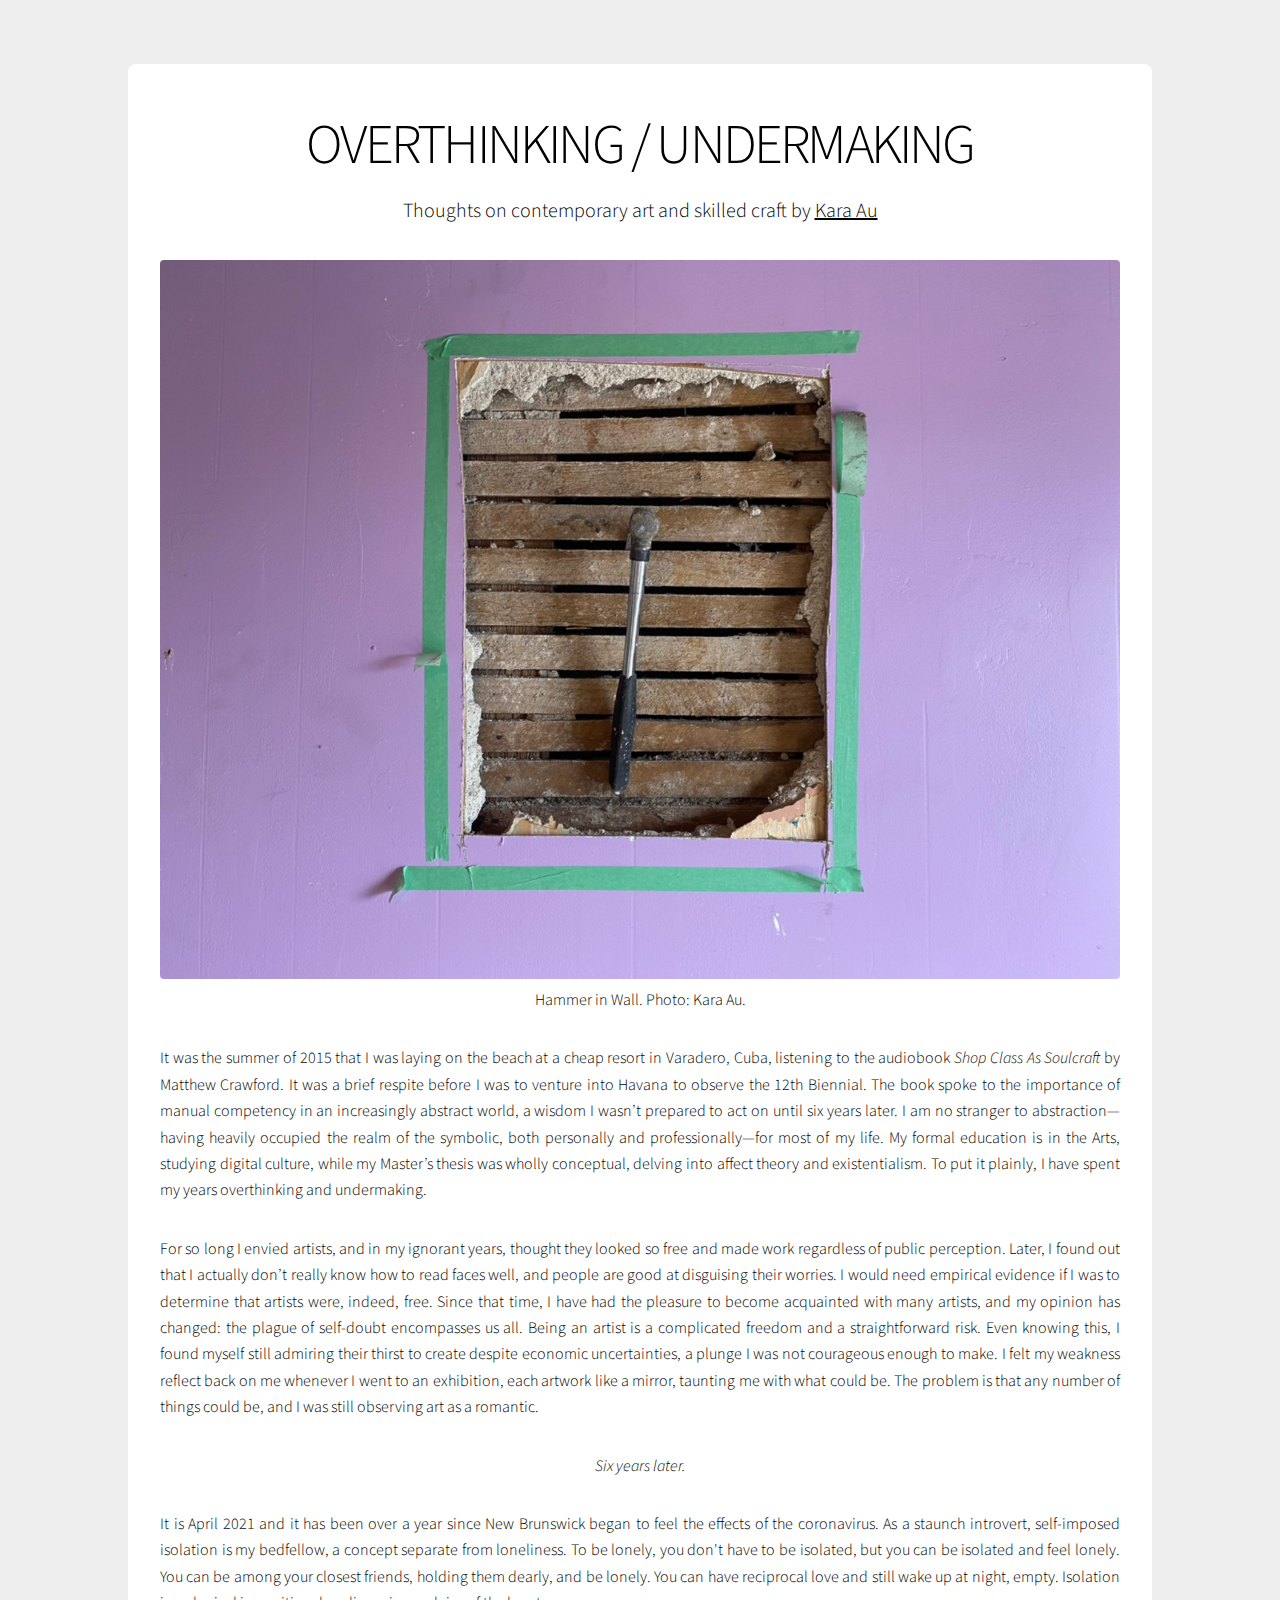
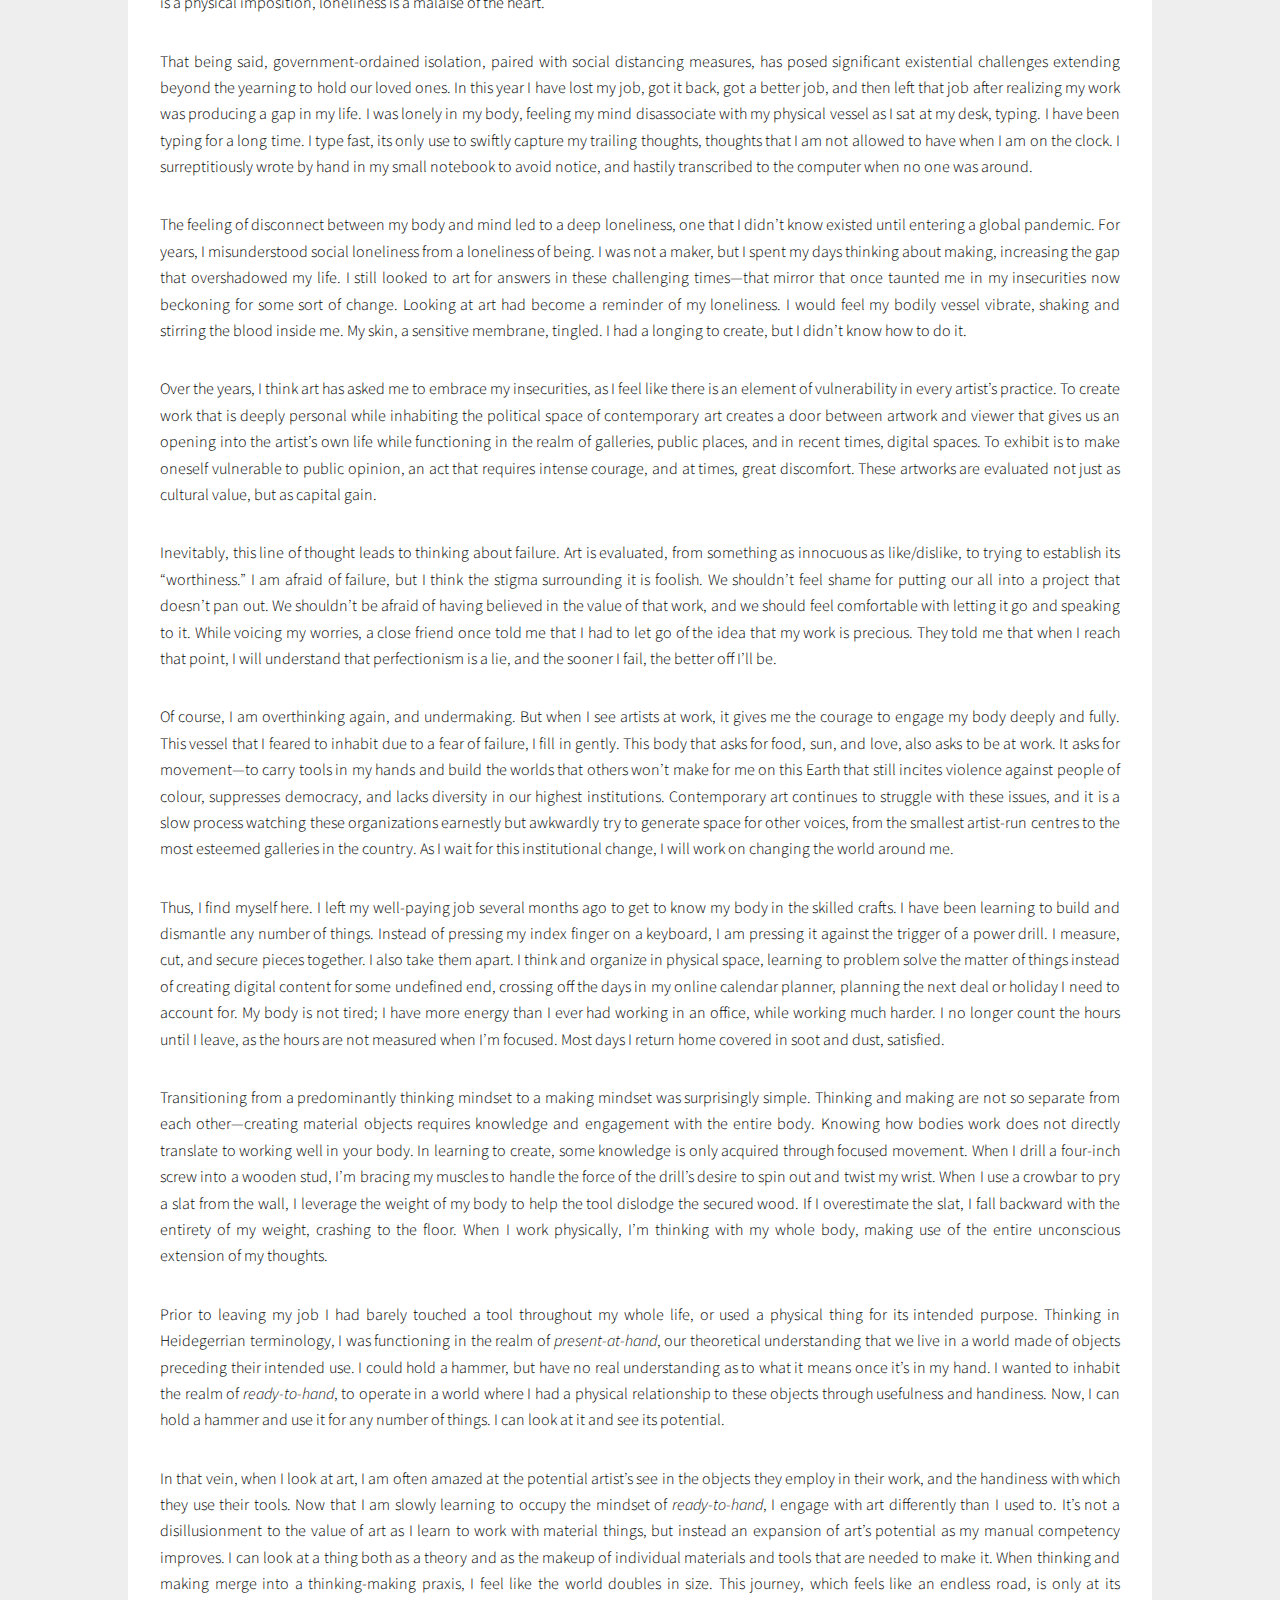
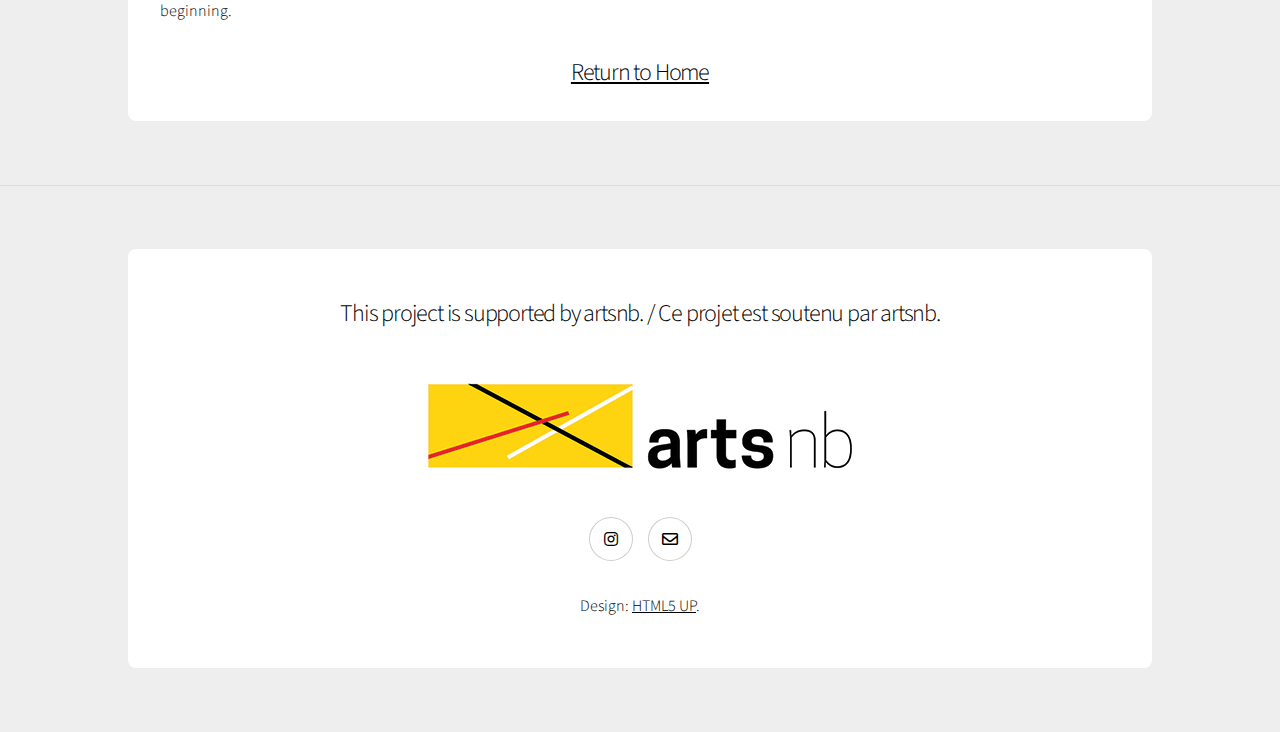
<file: overthinking-undermaking.html>
<!DOCTYPE HTML>
<!--
	Story by HTML5 UP
	html5up.net | @ajlkn
	Free for personal and commercial use under the CCA 3.0 license (html5up.net/license)
-->
<html>
	<head>
		<title>OVERTHINKING/UNDERMAKING</title>
		<meta charset="utf-8" />
		<meta name="viewport" content="width=device-width, initial-scale=1, user-scalable=no" />
		<link rel="stylesheet" href="assets/css/main.css" />
		<noscript><link rel="stylesheet" href="assets/css/noscript.css" /></noscript>
	</head>
	<body class="is-preload">

		<!-- Wrapper -->
			<div id="wrapper" class="divided">

				<!-- One -->
					<section class="wrapper style2 align-center">
						<div class="inner">
						
							<h1>OVERTHINKING / UNDERMAKING</h1>
							<p class="major">Thoughts on contemporary art and skilled craft by <a href="https://karaau.com/" style="text-decoration:underline;">Kara Au</a></p>
							
						<div class="image">
							<img src="images/loneliness-banner.jpeg" alt="hammer-in-wall" />
						</div>
						
						<p class="essay" style="text-align:center;">Hammer in Wall. Photo: Kara Au.</p>
							
							<p class="essay">It was the summer of 2015 that I was laying on the beach at a cheap resort in Varadero, Cuba, listening to the audiobook <em>Shop Class As Soulcraft</em> by Matthew Crawford. It was a brief respite before I was to venture into Havana to observe the 12th Biennial. The book spoke to the importance of manual competency in an increasingly abstract world, a wisdom I wasn’t prepared to act on until six years later. I am no stranger to abstraction—having heavily occupied the realm of the symbolic, both personally and professionally—for most of my life. My formal education is in the Arts, studying digital culture, while my Master’s thesis was wholly conceptual, delving into affect theory and existentialism. To put it plainly, I have spent my years overthinking and undermaking.</p>
							
							<p class="essay">For so long I envied artists, and in my ignorant years, thought they looked so free and made work regardless of public perception. Later, I found out that I actually don’t really know how to read faces well, and people are good at disguising their worries. I would need empirical evidence if I was to determine that artists were, indeed, free. Since that time, I have had the pleasure to become acquainted with many artists, and my opinion has changed: the plague of self-doubt encompasses us all. Being an artist is a complicated freedom and a straightforward risk. Even knowing this, I found myself still admiring their thirst to create despite economic uncertainties, a plunge I was not courageous enough to make. I felt my weakness reflect back on me whenever I went to an exhibition, each artwork like a mirror, taunting me with what could be. The problem is that any number of things could be, and I was still observing art as a romantic.</p>
						
						<p class="essay" style="text-align:center;"><em>Six years later.</em></p>

						<p class="essay">It is April 2021 and it has been over a year since New Brunswick began to feel the effects of the coronavirus. As a staunch introvert, self-imposed isolation is my bedfellow, a concept separate from loneliness. To be lonely, you don't have to be isolated, but you can be isolated and feel lonely. You can be among your closest friends, holding them dearly, and be lonely. You can have reciprocal love and still wake up at night, empty. Isolation is a physical imposition, loneliness is a malaise of the heart.</p>

						<p class="essay">That being said, government-ordained isolation, paired with social distancing measures, has posed significant existential challenges extending beyond the yearning to hold our loved ones. In this year I have lost my job, got it back, got a better job, and then left that job after realizing my work was producing a gap in my life. I was lonely in my body, feeling my mind disassociate with my physical vessel as I sat at my desk, typing. I have been typing for a long time. I type fast, its only use to swiftly capture my trailing thoughts, thoughts that I am not allowed to have when I am on the clock. I surreptitiously wrote by hand in my small notebook to avoid notice, and hastily transcribed to the computer when no one was around.</p>

						<p class="essay">The feeling of disconnect between my body and mind led to a deep loneliness, one that I didn’t know existed until entering a global pandemic. For years, I misunderstood social loneliness from a loneliness of being. I was not a maker, but I spent my days thinking about making, increasing the gap that overshadowed my life. I still looked to art for answers in these challenging times—that mirror that once taunted me in my insecurities now beckoning for some sort of change. Looking at art had become a reminder of my loneliness. I would feel my bodily vessel vibrate, shaking and stirring the blood inside me. My skin, a sensitive membrane, tingled. I had a longing to create, but I didn’t know how to do it.</p>

						<p class="essay">Over the years, I think art has asked me to embrace my insecurities, as I feel like there is an element of vulnerability in every artist’s practice. To create work that is deeply personal while inhabiting the political space of contemporary art creates a door between artwork and viewer that gives us an opening into the artist’s own life while functioning in the realm of galleries, public places, and in recent times, digital spaces. To exhibit is to make oneself vulnerable to public opinion, an act that requires intense courage, and at times, great discomfort. These artworks are evaluated not just as cultural value, but as capital gain.</p>

						<p class="essay">Inevitably, this line of thought leads to thinking about failure. Art is evaluated, from something as innocuous as like/dislike, to trying to establish its “worthiness.” I am afraid of failure, but I think the stigma surrounding it is foolish. We shouldn’t feel shame for putting our all into a project that doesn’t pan out. We shouldn’t be afraid of having believed in the value of that work, and we should feel comfortable with letting it go and speaking to it. While voicing my worries, a close friend once told me that I had to let go of the idea that my work is precious. They told me that when I reach that point, I will understand that perfectionism is a lie, and the sooner I fail, the better off I’ll be.</p> 
							
						<p class="essay">Of course, I am overthinking again, and undermaking. But when I see artists at work, it gives me the courage to engage my body deeply and fully. This vessel that I feared to inhabit due to a fear of failure, I fill in gently. This body that asks for food, sun, and love, also asks to be at work. It asks for movement—to carry tools in my hands and build the worlds that others won’t make for me on this Earth that still incites violence against people of colour, suppresses democracy, and lacks diversity in our highest institutions. Contemporary art continues to struggle with these issues, and it is a slow process watching these organizations earnestly but awkwardly try to generate space for other voices, from the smallest artist-run centres to the most esteemed galleries in the country. As I wait for this institutional change, I will work on changing the world around me.</p>
						
						<p class="essay">Thus, I find myself here. I left my well-paying job several months ago to get to know my body in the skilled crafts. I have been learning to build and dismantle any number of things. Instead of pressing my index finger on a keyboard, I am pressing it against the trigger of a power drill. I measure, cut, and secure pieces together. I also take them apart. I think and organize in physical space, learning to problem solve the matter of things instead of creating digital content for some undefined end, crossing off the days in my online calendar planner, planning the next deal or holiday I need to account for. My body is not tired; I have more energy than I ever had working in an office, while working much harder. I no longer count the hours until I leave, as the hours are not measured when I’m focused. Most days I return home covered in soot and dust, satisfied.</p>

						<p class="essay">Transitioning from a predominantly thinking mindset to a making mindset was surprisingly simple. Thinking and making are not so separate from each other—creating material objects requires knowledge and engagement with the entire body. Knowing how bodies work does not directly translate to working well in your body. In learning to create, some knowledge is only acquired through focused movement. When I drill a four-inch screw into a wooden stud, I’m bracing my muscles to handle the force of the drill’s desire to spin out and twist my wrist. When I use a crowbar to pry a slat from the wall, I leverage the weight of my body to help the tool dislodge the secured wood. If I overestimate the slat, I fall backward with the entirety of my weight, crashing to the floor. When I work physically, I’m thinking with my whole body, making use of the entire unconscious extension of my thoughts.</p>
						
						<p class="essay">Prior to leaving my job I had barely touched a tool throughout my whole life, or used a physical thing for its intended purpose. Thinking in Heidegerrian terminology, I was functioning in the realm of <em>present-at-hand</em>, our theoretical understanding that we live in a world made of objects preceding their intended use. I could hold a hammer, but have no real understanding as to what it means once it’s in my hand. I wanted to inhabit the realm of <em>ready-to-hand</em>, to operate in a world where I had a physical relationship to these objects through usefulness and handiness. Now, I can hold a hammer and use it for any number of things. I can look at it and see its potential.</p>

						<p class="essay">In that vein, when I look at art, I am often amazed at the potential artist’s see in the objects they employ in their work, and the handiness with which they use their tools. Now that I am slowly learning to occupy the mindset of <em>ready-to-hand</em>, I engage with art differently than I used to. It’s not a disillusionment to the value of art as I learn to work with material things, but instead an expansion of art’s potential as my manual competency improves. I can look at a thing both as a theory and as the makeup of individual materials and tools that are needed to make it. When thinking and making merge into a thinking-making praxis, I feel like the world doubles in size. This journey, which feels like an endless road, is only at its beginning.</p>
							
						<h3><a href="index.html" style="text-decoration:underline;">Return to Home</a></h3>
						
						</div>
					</section>
					
				<!-- Footer -->
					<footer class="wrapper style2 align-center">
						<div class="inner">
						<h3>This project is supported by artsnb. / Ce projet est soutenu par artsnb.</h3>
							<div class="image">
							<img src="images/artsnb-logo-horizontal-2.jpg" alt="artsnb-logo" />	
							</div>
							
							<ul class="icons">
								<li><a href="https://www.instagram.com/kara_au/" class="icon brands style2 fa-instagram"><span class="label">Instagram</span></a></li>
								<li><a href="mailto:hello@karaau.com" class="icon style2 fa-envelope"><span class="label">Email</span></a></li>
							</ul>
							<p>Design: <a href="https://html5up.net">HTML5 UP</a>.</p>
						</div>
					</footer>

				</div>

		<!-- Scripts -->
			<script src="assets/js/jquery.min.js"></script>
			<script src="assets/js/jquery.scrollex.min.js"></script>
			<script src="assets/js/jquery.scrolly.min.js"></script>
			<script src="assets/js/browser.min.js"></script>
			<script src="assets/js/breakpoints.min.js"></script>
			<script src="assets/js/util.js"></script>
			<script src="assets/js/main.js"></script>

	</body>
</html>
</file>
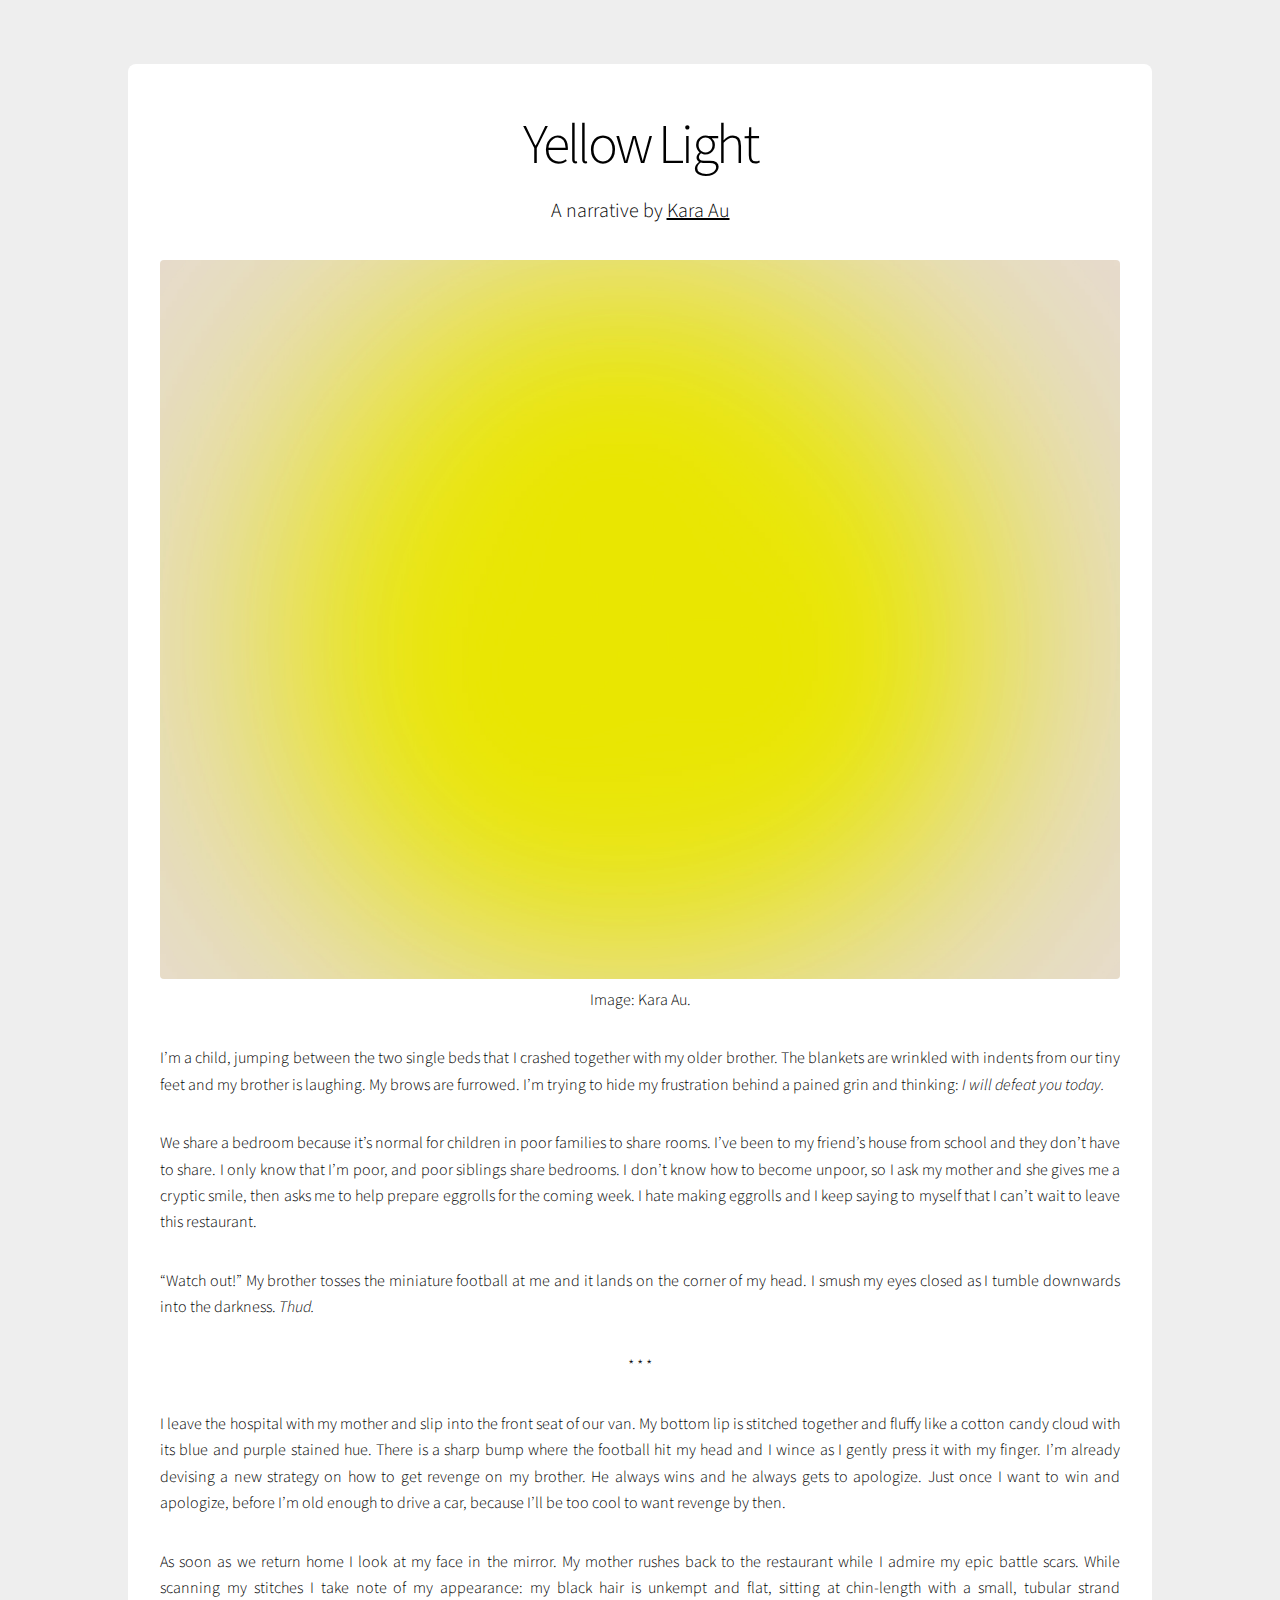
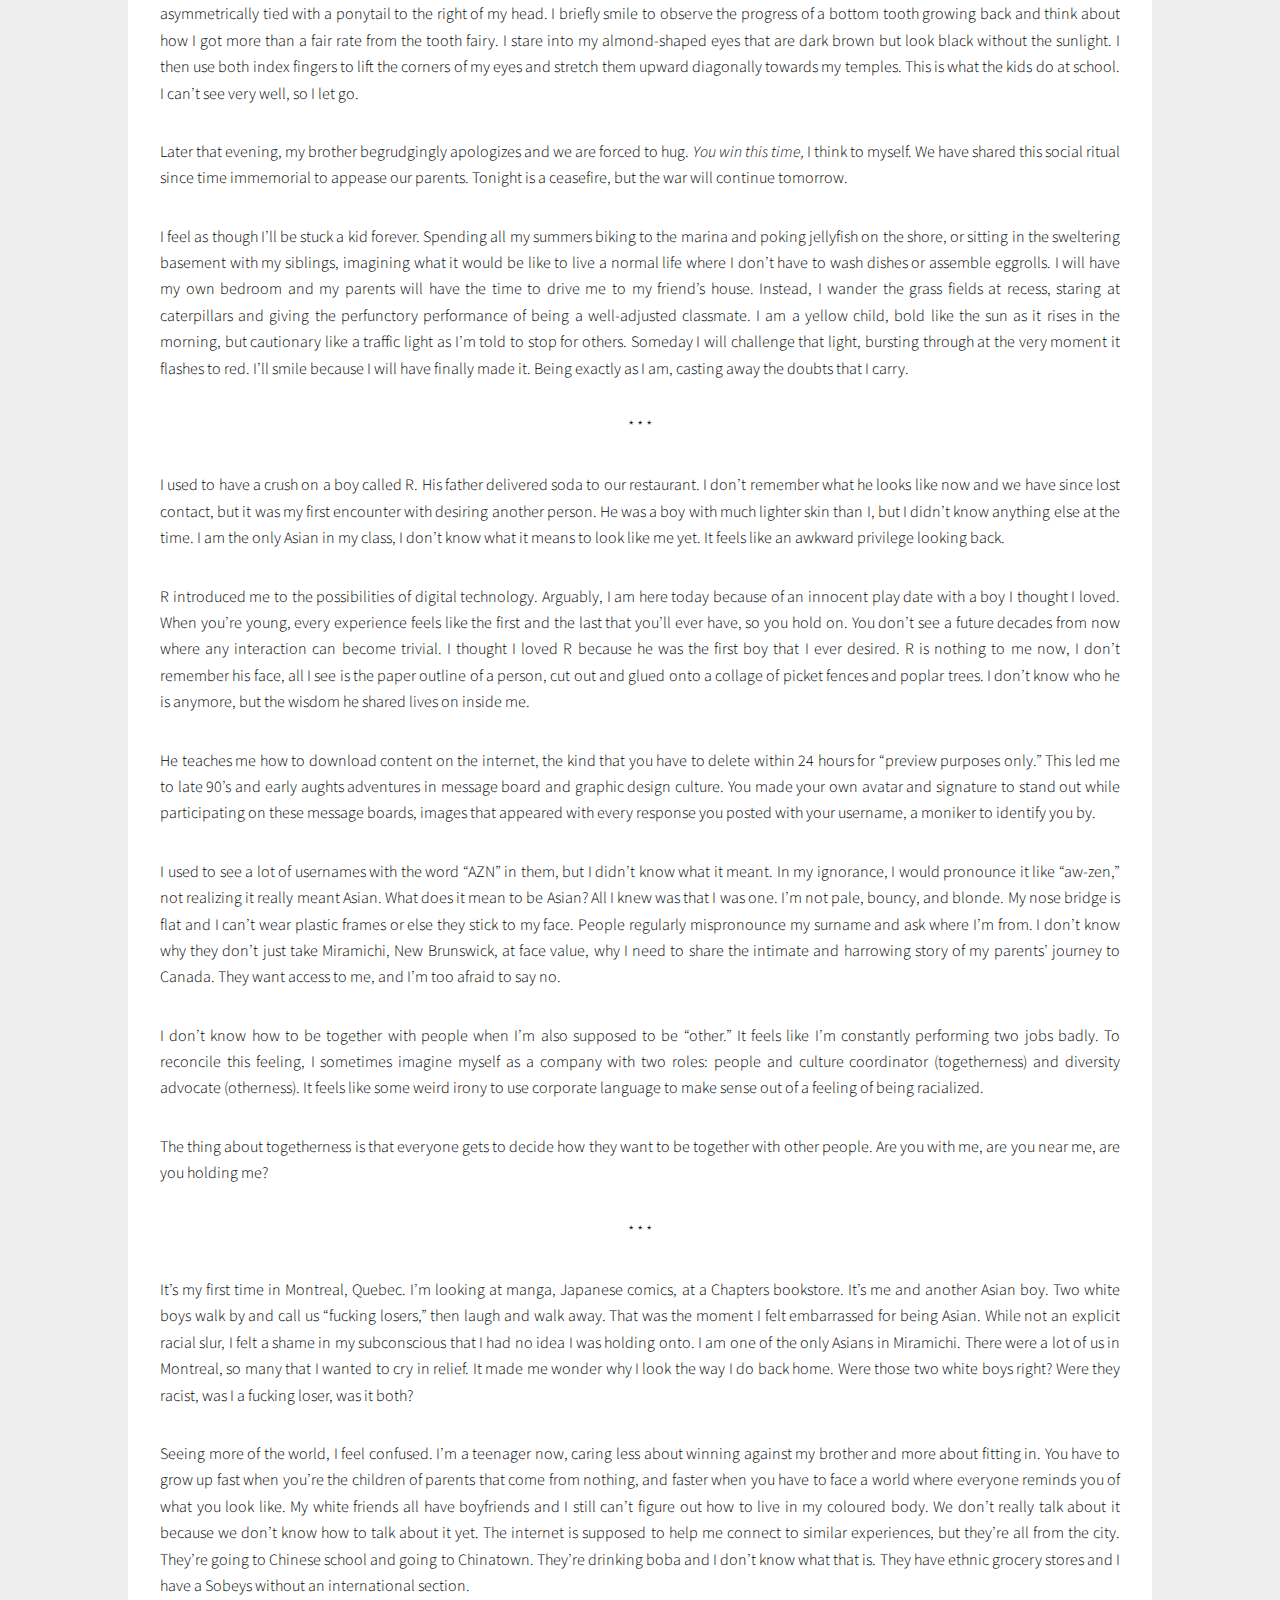
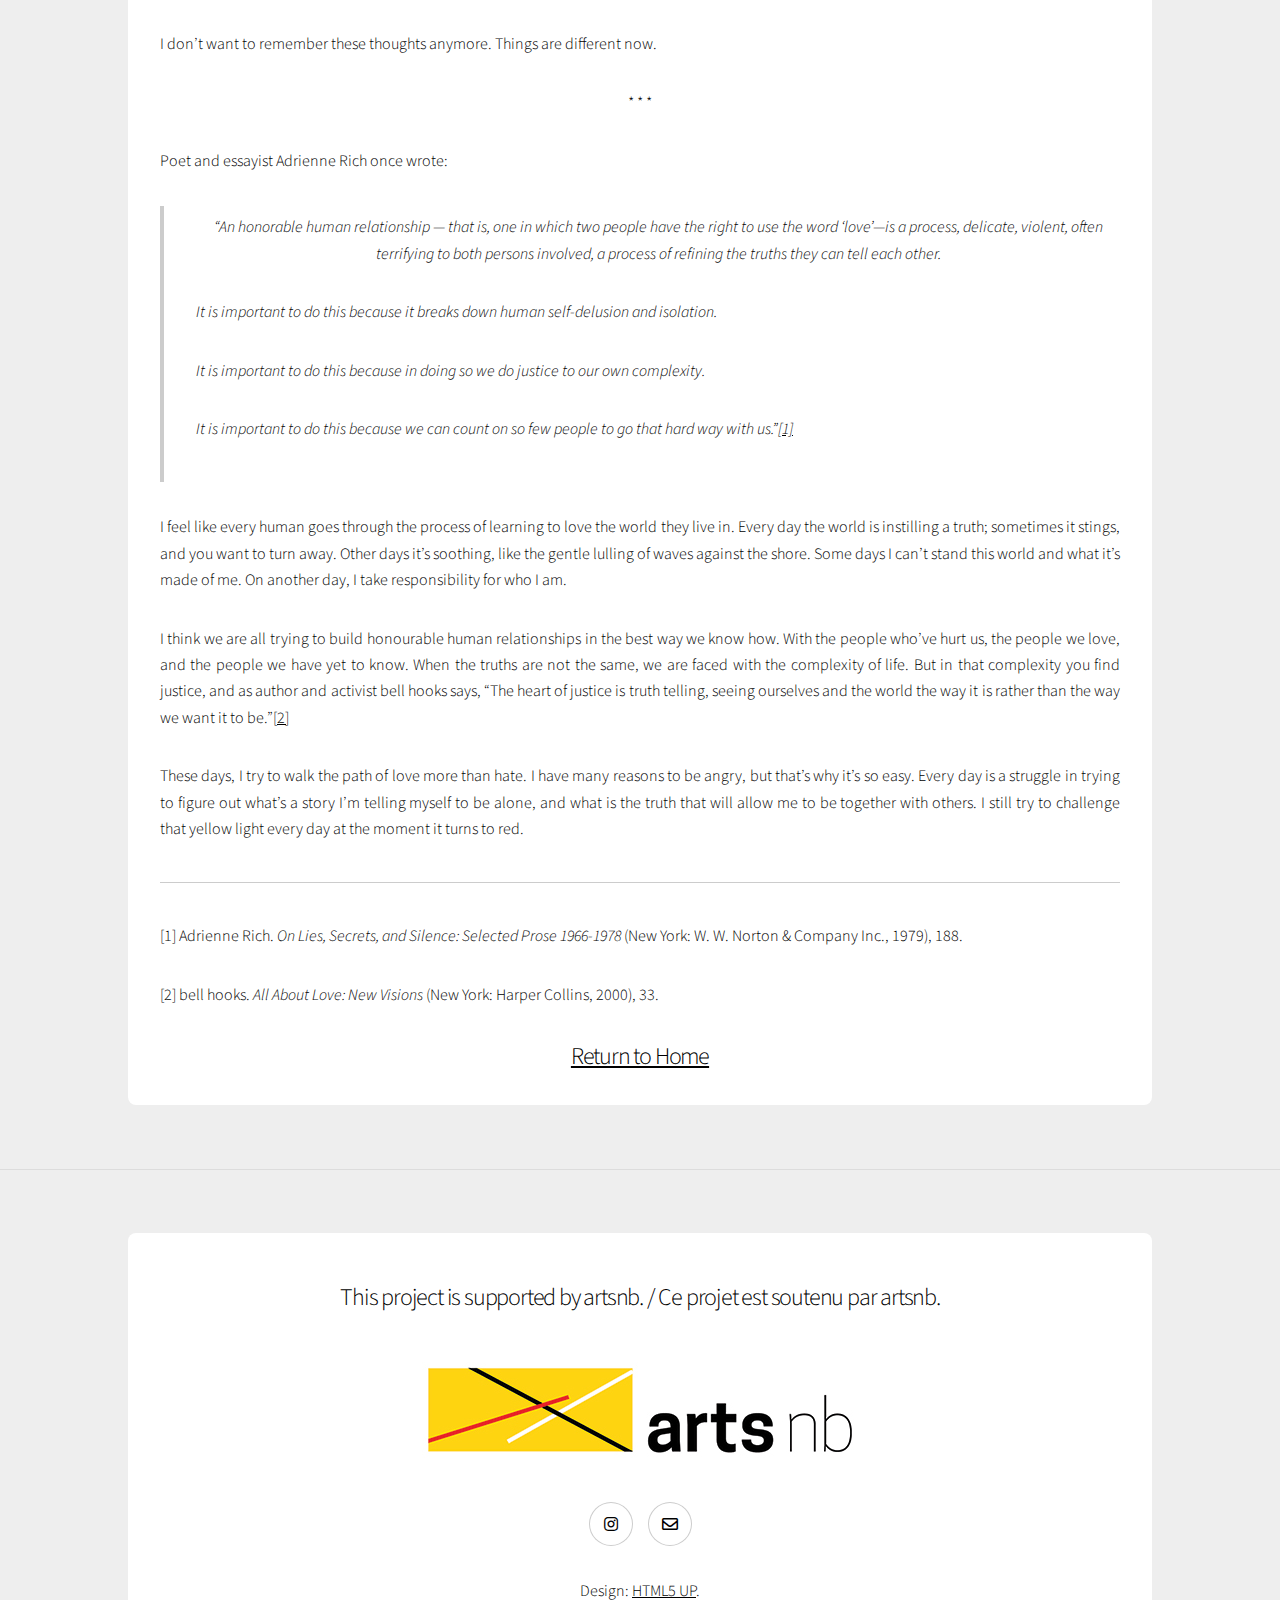
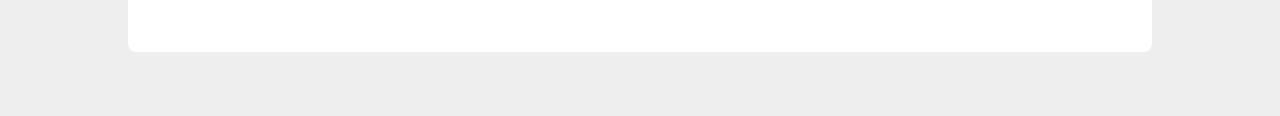
<file: yellow-light.html>
<!DOCTYPE HTML>
<!--
	Story by HTML5 UP
	html5up.net | @ajlkn
	Free for personal and commercial use under the CCA 3.0 license (html5up.net/license)
-->
<html>
	<head>
		<title>Yellow Light</title>
		<meta charset="utf-8" />
		<meta name="viewport" content="width=device-width, initial-scale=1, user-scalable=no" />
		<link rel="stylesheet" href="assets/css/main.css" />
		<noscript><link rel="stylesheet" href="assets/css/noscript.css" /></noscript>
	</head>
	<body class="is-preload">

		<!-- Wrapper -->
			<div id="wrapper" class="divided">

				<!-- One -->
					<section class="wrapper style2 align-center">
						<div class="inner">
						
							<h1>Yellow Light</h1>
							<p class="major">A narrative by <a href="https://karaau.com/" style="text-decoration:underline;">Kara Au</a></p>
							
						<div class="image">
							<img src="images/yellowlight-banner.jpg" alt="diffused-yellow-light" />
						</div>
						
						<p class="essay" style="text-align:center;">Image: Kara Au.</p>
							
						<p class="essay">I’m a child, jumping between the two single beds that I crashed together with my older brother. The blankets are wrinkled with indents from our tiny feet and my brother is laughing. My brows are furrowed. I’m trying to hide my frustration behind a pained grin and thinking: <em>I will defeat you today.</em></p>
							
						<p class="essay">We share a bedroom because it’s normal for children in poor families to share rooms. I’ve been to my friend’s house from school and they don’t have to share. I only know that I’m poor, and poor siblings share bedrooms. I don’t know how to become unpoor, so I ask my mother and she gives me a cryptic smile, then asks me to help prepare eggrolls for the coming week. I hate making eggrolls and I keep saying to myself that I can’t wait to leave this restaurant.</p>
							
						<p class="essay">“Watch out!” My brother tosses the miniature football at me and it lands on the corner of my head. I smush my eyes closed as I tumble downwards into the darkness. <em>Thud.</em></p>
						
						<p class="essay" style="text-align:center;">* * *</p>

						<p class="essay">I leave the hospital with my mother and slip into the front seat of our van. My bottom lip is stitched together and fluffy like a cotton candy cloud with its blue and purple stained hue. There is a sharp bump where the football hit my head and I wince as I gently press it with my finger. I’m already devising a new strategy on how to get revenge on my brother. He always wins and he always gets to apologize. Just once I want to win and apologize, before I’m old enough to drive a car, because I’ll be too cool to want revenge by then.</p>

						<p class="essay">As soon as we return home I look at my face in the mirror. My mother rushes back to the restaurant while I admire my epic battle scars. While scanning my stitches I take note of my appearance: my black hair is unkempt and flat, sitting at chin-length with a small, tubular strand asymmetrically tied with a ponytail to the right of my head. I briefly smile to observe the progress of a bottom tooth growing back and think about how I got more than a fair rate from the tooth fairy. I stare into my almond-shaped eyes that are dark brown but look black without the sunlight. I then use both index fingers to lift the corners of my eyes and stretch them upward diagonally towards my temples. This is what the kids do at school. I can’t see very well, so I let go.</p>

						<p class="essay">Later that evening, my brother begrudgingly apologizes and we are forced to hug. <em>You win this time,</em> I think to myself. We have shared this social ritual since time immemorial to appease our parents. Tonight is a ceasefire, but the war will continue tomorrow.</p>

						<p class="essay">I feel as though I’ll be stuck a kid forever. Spending all my summers biking to the marina and poking jellyfish on the shore, or sitting in the sweltering basement with my siblings, imagining what it would be like to live a normal life where I don’t have to wash dishes or assemble eggrolls. I will have my own bedroom and my parents will have the time to drive me to my friend’s house. Instead, I wander the grass fields at recess, staring at caterpillars and giving the perfunctory performance of being a well-adjusted classmate. I am a yellow child, bold like the sun as it rises in the morning, but cautionary like a traffic light as I’m told to stop for others. Someday I will challenge that light, bursting through at the very moment it flashes to red. I’ll smile because I will have finally made it. Being exactly as I am, casting away the doubts that I carry.</p>
						
						<p class="essay" style="text-align:center;">* * *</p>

						<p class="essay">I used to have a crush on a boy called R. His father delivered soda to our restaurant. I don’t remember what he looks like now and we have since lost contact, but it was my first encounter with desiring another person. He was a boy with much lighter skin than I, but I didn’t know anything else at the time. I am the only Asian in my class, I don’t know what it means to look like me yet. It feels like an awkward privilege looking back.</p> 
							
						<p class="essay">R introduced me to the possibilities of digital technology. Arguably, I am here today because of an innocent play date with a boy I thought I loved. When you’re young, every experience feels like the first and the last that you’ll ever have, so you hold on. You don’t see a future decades from now where any interaction can become trivial. I thought I loved R because he was the first boy that I ever desired. R is nothing to me now, I don’t remember his face, all I see is the paper outline of a person, cut out and glued onto a collage of picket fences and poplar trees. I don’t know who he is anymore, but the wisdom he shared lives on inside me.</p>
						
						<p class="essay">He teaches me how to download content on the internet, the kind that you have to delete within 24 hours for “preview purposes only.” This led me to late 90’s and early aughts adventures in message board and graphic design culture. You made your own avatar and signature to stand out while participating on these message boards, images that appeared with every response you posted with your username, a moniker to identify you by.</p>

						<p class="essay">I used to see a lot of usernames with the word “AZN” in them, but I didn’t know what it meant. In my ignorance, I would pronounce it like “aw-zen,” not realizing it really meant Asian. What does it mean to be Asian? All I knew was that I was one. I’m not pale, bouncy, and blonde. My nose bridge is flat and I can’t wear plastic frames or else they stick to my face. People regularly mispronounce my surname and ask where I’m from. I don’t know why they don’t just take Miramichi, New Brunswick, at face value, why I need to share the intimate and harrowing story of my parents’ journey to Canada. They want access to me, and I’m too afraid to say no.</p>
						
						<p class="essay">I don’t know how to be together with people when I’m also supposed to be “other.” It feels like I’m constantly performing two jobs badly. To reconcile this feeling, I sometimes imagine myself as a company with two roles: people and culture coordinator (togetherness) and diversity advocate (otherness). It feels like some weird irony to use corporate language to make sense out of a feeling of being racialized.</p>

						<p class="essay">The thing about togetherness is that everyone gets to decide how they want to be together with other people. Are you with me, are you near me, are you holding me?</p>
						
						<p class="essay" style="text-align:center;">* * *</p>
						
						<p class="essay">It’s my first time in Montreal, Quebec. I’m looking at manga, Japanese comics, at a Chapters bookstore. It’s me and another Asian boy. Two white boys walk by and call us “fucking losers,” then laugh and walk away. That was the moment I felt embarrassed for being Asian. While not an explicit racial slur, I felt a shame in my subconscious that I had no idea I was holding onto. I am one of the only Asians in Miramichi. There were a lot of us in Montreal, so many that I wanted to cry in relief. It made me wonder why I look the way I do back home. Were those two white boys right? Were they racist, was I a fucking loser, was it both?</p>

						<p class="essay">Seeing more of the world, I feel confused. I’m a teenager now, caring less about winning against my brother and more about fitting in. You have to grow up fast when you’re the children of parents that come from nothing, and faster when you have to face a world where everyone reminds you of what you look like. My white friends all have boyfriends and I still can’t figure out how to live in my coloured body. We don’t really talk about it because we don’t know how to talk about it yet. The internet is supposed to help me connect to similar experiences, but they’re all from the city. They’re going to Chinese school and going to Chinatown. They’re drinking boba and I don’t know what that is. They have ethnic grocery stores and I have a Sobeys without an international section.</p>

						<p class="essay">I don’t want to remember these thoughts anymore. Things are different now.</p>
						
						<p class="essay" style="text-align:center;">* * *</p>
						
						<p class="essay">Poet and essayist Adrienne Rich once wrote:</p>

						<p class="essay"><blockquote>“An honorable human relationship — that is, one in which two people have the right to use the word ‘love’—is a process, delicate, violent, often terrifying to both persons involved, a process of refining the truths they can tell each other.</p>
						
						<p class="essay">It is important to do this because it breaks down human self-delusion and isolation.</p>
						
						<p class="essay">It is important to do this because in doing so we do justice to our own complexity.</p>

						<p class="essay">It is important to do this because we can count on so few people to go that hard way with us.”<a href="#quote1">[1]</a></blockquote></p>

						<p class="essay">I feel like every human goes through the process of learning to love the world they live in. Every day the world is instilling a truth; sometimes it stings, and you want to turn away. Other days it’s soothing, like the gentle lulling of waves against the shore. Some days I can’t stand this world and what it’s made of me. On another day, I take responsibility for who I am.</p>

						<p class="essay">I think we are all trying to build honourable human relationships in the best way we know how. With the people who’ve hurt us, the people we love, and the people we have yet to know. When the truths are not the same, we are faced with the complexity of life. But in that complexity you find justice, and as author and activist bell hooks says,  <q>“The heart of justice is truth telling, seeing ourselves and the world the way it is rather than the way we want it to be.”</q><a href="#quote2">[2]</a></p>

						<p class="essay">These days, I try to walk the path of love more than hate. I have many reasons to be angry, but that’s why it’s so easy. Every day is a struggle in trying to figure out what’s a story I’m telling myself to be alone, and what is the truth that will allow me to be together with others. I still try to challenge that yellow light every day at the moment it turns to red.</p>
						
						<hr>
						
						<p class="essay" id="quote1">[1] Adrienne Rich. <em>On Lies, Secrets, and Silence: Selected Prose 1966-1978</em> (New York: W. W. Norton &amp; Company Inc., 1979), 188.</p>
						<p class="essay" id="quote2">[2] bell hooks. <em>All About Love: New Visions</em> (New York: Harper Collins, 2000), 33.</p>
							
						<h3><a href="index.html" style="text-decoration:underline;">Return to Home</a></h3>
						
						</div>
					</section>
					
				<!-- Footer -->
					<footer class="wrapper style2 align-center">
						<div class="inner">
						<h3>This project is supported by artsnb. / Ce projet est soutenu par artsnb.</h3>
							<div class="image">
							<img src="images/artsnb-logo-horizontal-2.jpg" alt="artsnb-logo" />	
							</div>
							
							<ul class="icons">
								<li><a href="https://www.instagram.com/kara_au/" class="icon brands style2 fa-instagram"><span class="label">Instagram</span></a></li>
								<li><a href="mailto:hello@karaau.com" class="icon style2 fa-envelope"><span class="label">Email</span></a></li>
							</ul>
							<p>Design: <a href="https://html5up.net">HTML5 UP</a>.</p>
						</div>
					</footer>

				</div>

		<!-- Scripts -->
			<script src="assets/js/jquery.min.js"></script>
			<script src="assets/js/jquery.scrollex.min.js"></script>
			<script src="assets/js/jquery.scrolly.min.js"></script>
			<script src="assets/js/browser.min.js"></script>
			<script src="assets/js/breakpoints.min.js"></script>
			<script src="assets/js/util.js"></script>
			<script src="assets/js/main.js"></script>

	</body>
</html>
</file>
<file: assets/css/noscript.css>
/*
	Story by HTML5 UP
	html5up.net | @ajlkn
	Free for personal and commercial use under the CCA 3.0 license (html5up.net/license)
*/

/* Banner (transitions) */

	.banner.onload-content-fade-up .content {
		-moz-transition: none;
		-webkit-transition: none;
		-ms-transition: none;
		transition: none;
	}

	body.is-preload .banner.onload-content-fade-up .content {
		-moz-transform: none;
		-webkit-transform: none;
		-ms-transform: none;
		transform: none;
		opacity: 1;
	}

	.banner.onload-content-fade-down .content {
		-moz-transition: none;
		-webkit-transition: none;
		-ms-transition: none;
		transition: none;
	}

	body.is-preload .banner.onload-content-fade-down .content {
		-moz-transform: none;
		-webkit-transform: none;
		-ms-transform: none;
		transform: none;
		opacity: 1;
	}

	.banner.onload-content-fade-left .content {
		-moz-transition: none;
		-webkit-transition: none;
		-ms-transition: none;
		transition: none;
	}

	body.is-preload .banner.onload-content-fade-left .content {
		-moz-transform: none;
		-webkit-transform: none;
		-ms-transform: none;
		transform: none;
		opacity: 1;
	}

	.banner.onload-content-fade-right .content {
		-moz-transition: none;
		-webkit-transition: none;
		-ms-transition: none;
		transition: none;
	}

	body.is-preload .banner.onload-content-fade-right .content {
		-moz-transform: none;
		-webkit-transform: none;
		-ms-transform: none;
		transform: none;
		opacity: 1;
	}

	.banner.onload-content-fade-in .content {
		-moz-transition: none;
		-webkit-transition: none;
		-ms-transition: none;
		transition: none;
	}

	body.is-preload .banner.onload-content-fade-in .content {
		-moz-transform: none;
		-webkit-transform: none;
		-ms-transform: none;
		transform: none;
		opacity: 1;
	}

	.banner.onload-image-fade-up .image {
		-moz-transition: none;
		-webkit-transition: none;
		-ms-transition: none;
		transition: none;
	}

		.banner.onload-image-fade-up .image img {
			-moz-transition: none;
			-webkit-transition: none;
			-ms-transition: none;
			transition: none;
		}

	body.is-preload .banner.onload-image-fade-up .image {
		-moz-transform: none;
		-webkit-transform: none;
		-ms-transform: none;
		transform: none;
		opacity: 1;
	}

		body.is-preload .banner.onload-image-fade-up .image img {
			opacity: 1;
		}

	.banner.onload-image-fade-down .image {
		-moz-transition: none;
		-webkit-transition: none;
		-ms-transition: none;
		transition: none;
	}

		.banner.onload-image-fade-down .image img {
			-moz-transition: none;
			-webkit-transition: none;
			-ms-transition: none;
			transition: none;
		}

	body.is-preload .banner.onload-image-fade-down .image {
		-moz-transform: none;
		-webkit-transform: none;
		-ms-transform: none;
		transform: none;
		opacity: 1;
	}

		body.is-preload .banner.onload-image-fade-down .image img {
			opacity: 1;
		}

	.banner.onload-image-fade-left .image {
		-moz-transition: none;
		-webkit-transition: none;
		-ms-transition: none;
		transition: none;
	}

		.banner.onload-image-fade-left .image img {
			-moz-transition: none;
			-webkit-transition: none;
			-ms-transition: none;
			transition: none;
		}

	body.is-preload .banner.onload-image-fade-left .image {
		-moz-transform: none;
		-webkit-transform: none;
		-ms-transform: none;
		transform: none;
		opacity: 1;
	}

		body.is-preload .banner.onload-image-fade-left .image img {
			opacity: 1;
		}

	.banner.onload-image-fade-right .image {
		-moz-transition: none;
		-webkit-transition: none;
		-ms-transition: none;
		transition: none;
	}

		.banner.onload-image-fade-right .image img {
			-moz-transition: none;
			-webkit-transition: none;
			-ms-transition: none;
			transition: none;
		}

	body.is-preload .banner.onload-image-fade-right .image {
		-moz-transform: none;
		-webkit-transform: none;
		-ms-transform: none;
		transform: none;
		opacity: 1;
	}

		body.is-preload .banner.onload-image-fade-right .image img {
			opacity: 1;
		}

	.banner.onload-image-fade-in .image img {
		-moz-transition: none;
		-webkit-transition: none;
		-ms-transition: none;
		transition: none;
	}

	body.is-preload .banner.onload-image-fade-in .image img {
		opacity: 1;
	}

	.banner.onscroll-content-fade-up .content {
		-moz-transition: none;
		-webkit-transition: none;
		-ms-transition: none;
		transition: none;
	}

	.banner.onscroll-content-fade-up.is-inactive .content {
		-moz-transform: none;
		-webkit-transform: none;
		-ms-transform: none;
		transform: none;
		opacity: 1;
	}

	.banner.onscroll-content-fade-down .content {
		-moz-transition: none;
		-webkit-transition: none;
		-ms-transition: none;
		transition: none;
	}

	.banner.onscroll-content-fade-down.is-inactive .content {
		-moz-transform: none;
		-webkit-transform: none;
		-ms-transform: none;
		transform: none;
		opacity: 1;
	}

	.banner.onscroll-content-fade-left .content {
		-moz-transition: none;
		-webkit-transition: none;
		-ms-transition: none;
		transition: none;
	}

	.banner.onscroll-content-fade-left.is-inactive .content {
		-moz-transform: none;
		-webkit-transform: none;
		-ms-transform: none;
		transform: none;
		opacity: 1;
	}

	.banner.onscroll-content-fade-right .content {
		-moz-transition: none;
		-webkit-transition: none;
		-ms-transition: none;
		transition: none;
	}

	.banner.onscroll-content-fade-right.is-inactive .content {
		-moz-transform: none;
		-webkit-transform: none;
		-ms-transform: none;
		transform: none;
		opacity: 1;
	}

	.banner.onscroll-content-fade-in .content {
		-moz-transition: none;
		-webkit-transition: none;
		-ms-transition: none;
		transition: none;
	}

	.banner.onscroll-content-fade-in.is-inactive .content {
		-moz-transform: none;
		-webkit-transform: none;
		-ms-transform: none;
		transform: none;
		opacity: 1;
	}

	.banner.onscroll-image-fade-up .image {
		-moz-transition: none;
		-webkit-transition: none;
		-ms-transition: none;
		transition: none;
	}

		.banner.onscroll-image-fade-up .image img {
			-moz-transition: none;
			-webkit-transition: none;
			-ms-transition: none;
			transition: none;
		}

	.banner.onscroll-image-fade-up.is-inactive .image {
		-moz-transform: none;
		-webkit-transform: none;
		-ms-transform: none;
		transform: none;
		opacity: 1;
	}

		.banner.onscroll-image-fade-up.is-inactive .image img {
			opacity: 1;
		}

	.banner.onscroll-image-fade-down .image {
		-moz-transition: none;
		-webkit-transition: none;
		-ms-transition: none;
		transition: none;
	}

		.banner.onscroll-image-fade-down .image img {
			-moz-transition: none;
			-webkit-transition: none;
			-ms-transition: none;
			transition: none;
		}

	.banner.onscroll-image-fade-down.is-inactive .image {
		-moz-transform: none;
		-webkit-transform: none;
		-ms-transform: none;
		transform: none;
		opacity: 1;
	}

		.banner.onscroll-image-fade-down.is-inactive .image img {
			opacity: 1;
		}

	.banner.onscroll-image-fade-left .image {
		-moz-transition: none;
		-webkit-transition: none;
		-ms-transition: none;
		transition: none;
	}

		.banner.onscroll-image-fade-left .image img {
			-moz-transition: none;
			-webkit-transition: none;
			-ms-transition: none;
			transition: none;
		}

	.banner.onscroll-image-fade-left.is-inactive .image {
		-moz-transform: none;
		-webkit-transform: none;
		-ms-transform: none;
		transform: none;
		opacity: 1;
	}

		.banner.onscroll-image-fade-left.is-inactive .image img {
			opacity: 1;
		}

	.banner.onscroll-image-fade-right .image {
		-moz-transition: none;
		-webkit-transition: none;
		-ms-transition: none;
		transition: none;
	}

		.banner.onscroll-image-fade-right .image img {
			-moz-transition: none;
			-webkit-transition: none;
			-ms-transition: none;
			transition: none;
		}

	.banner.onscroll-image-fade-right.is-inactive .image {
		-moz-transform: none;
		-webkit-transform: none;
		-ms-transform: none;
		transform: none;
		opacity: 1;
	}

		.banner.onscroll-image-fade-right.is-inactive .image img {
			opacity: 1;
		}

	.banner.onscroll-image-fade-in .image img {
		-moz-transition: none;
		-webkit-transition: none;
		-ms-transition: none;
		transition: none;
	}

	.banner.onscroll-image-fade-in.is-inactive .image img {
		opacity: 1;
	}
</file>
<file: assets/css/main.css>
@import url(fontawesome-all.min.css);
@import url("https://fonts.googleapis.com/css?family=Source+Sans+Pro:300,300i,400,400i");

/*
	Story by HTML5 UP
	html5up.net | @ajlkn
	Free for personal and commercial use under the CCA 3.0 license (html5up.net/license)
*/

html, body, div, span, applet, object,
iframe, h1, h2, h3, h4, h5, h6, p, blockquote,
pre, a, abbr, acronym, address, big, cite,
code, del, dfn, em, img, ins, kbd, q, s, samp,
small, strike, strong, sub, sup, tt, var, b,
u, i, center, dl, dt, dd, ol, ul, li, fieldset,
form, label, legend, table, caption, tbody,
tfoot, thead, tr, th, td, article, aside,
canvas, details, embed, figure, figcaption,
footer, header, hgroup, menu, nav, output, ruby,
section, summary, time, mark, audio, video {
	margin: 0;
	padding: 0;
	border: 0;
	font-size: 100%;
	font: inherit;
	max-width: 100%;
	vertical-align: baseline;}

article, aside, details, figcaption, figure,
footer, header, hgroup, menu, nav, section {
	display: block;}

body {
	line-height: 1;
}

ol, ul {
	list-style: none;
}

blockquote, q {
	quotes: none;
}

	blockquote:before, blockquote:after, q:before, q:after {
		content: '';
		content: none;
	}

table {
	border-collapse: collapse;
	border-spacing: 0;
}

body {
	-webkit-text-size-adjust: none;
}

mark {
	background-color: transparent;
	color: inherit;
}

input::-moz-focus-inner {
	border: 0;
	padding: 0;
}

input, select, textarea {
	-moz-appearance: none;
	-webkit-appearance: none;
	-ms-appearance: none;
	appearance: none;
}

/* Basic */

	@-ms-viewport {
		width: device-width;
	}

	body {
		-ms-overflow-style: scrollbar;
	}

	@media screen and (max-width: 480px) {

		html, body {
			min-width: 320px;
		}

	}

	html {
		box-sizing: border-box;
	}

	*, *:before, *:after {
		box-sizing: inherit;
	}

	body {
		background: #ffffff;
	}

		body.is-preload *, body.is-preload *:before, body.is-preload *:after {
			-moz-animation: none !important;
			-webkit-animation: none !important;
			-ms-animation: none !important;
			animation: none !important;
			-moz-transition: none !important;
			-webkit-transition: none !important;
			-ms-transition: none !important;
			transition: none !important;
		}

/* Type */

	html {
		font-size: 18pt;
	}

		@media screen and (max-width: 1680px) {

			html {
				font-size: 14pt;
			}

		}

		@media screen and (max-width: 1280px) {

			html {
				font-size: 12pt;
			}

		}

		@media screen and (max-width: 736px) {

			html {
				font-size: 11pt;
			}

		}

		@media screen and (max-width: 360px) {

			html {
				font-size: 10pt;
			}

		}

	body {
		background-color: #ffffff;
		color: #000000;
	}

	body, input, select, textarea {
		font-family: "Source Sans Pro", Helvetica, sans-serif;
		font-size: 1rem;
		font-weight: 300;
		line-height: 1.65;
	}

	a {
		-moz-transition: color 0.2s ease-in-out;
		-webkit-transition: color 0.2s ease-in-out;
		-ms-transition: color 0.2s ease-in-out;
		transition: color 0.2s ease-in-out;
		text-decoration: underline;
	}

		a:hover {
			text-decoration: none;
		}

	strong, b {
		font-weight: 400;
	}

	em, i {
		font-style: italic;
	}

	p {
		margin: 0 0 2rem 0;
	}

		p.major {
			font-size: 1.25rem;
		}
		
		p.essay {
			text-align: justify;
		}

	h1, h2, h3, h4, h5, h6 {
		font-weight: 300;
		line-height: 1.375;
		letter-spacing: -0.05em;
		margin: 0 0 1rem 0;
	}

		h1 a, h2 a, h3 a, h4 a, h5 a, h6 a {
			color: inherit;
			text-decoration: none;
		}

	h1 {
		font-size: 3.5rem;
		line-height: 1.2;
	}

	h2 {
		font-size: 2.25rem;
	}

	h3 {
		font-size: 1.5rem;
	}

	h4 {
		font-size: 1.1rem;
	}

	h5 {
		font-size: 0.9rem;
	}

	h6 {
		font-size: 0.7rem;
	}

	sub {
		font-size: 0.8rem;
		position: relative;
		top: 0.5rem;
	}

	sup {
		font-size: 0.8rem;
		position: relative;
		top: -0.5rem;
	}

	blockquote {
		border-left: solid 4px;
		font-style: italic;
		margin: 0 0 2rem 0;
		padding: 0.5rem 0 0.5rem 2rem;
	}

	code {
		border-radius: 4px;
		font-family: "Courier New", monospace;
		font-size: 0.9em;
		margin: 0 0.25rem;
		padding: 0.25rem 0.325rem;
	}

	pre {
		-webkit-overflow-scrolling: touch;
		font-family: "Courier New", monospace;
		font-size: 0.9em;
		margin: 0 0 2rem 0;
	}

		pre code {
			display: block;
			line-height: 1.5;
			padding: 0.75rem 1rem;
			overflow-x: auto;
		}

	hr {
		border: 0;
		border-bottom: solid 1px;
		margin: 2.5rem 0;
	}

		hr.major {
			margin: 3.5rem 0;
		}

	.align-left {
		text-align: left;
	}

	.align-center {
		text-align: center;
	}

	.align-right {
		text-align: right;
	}

	@media screen and (max-width: 736px) {

		p.major {
			font-size: 1.1rem;
		}

		h1 {
			font-size: 2.5rem;
		}

		h2 {
			font-size: 2rem;
		}

		h3 {
			font-size: 1.25rem;
		}

		h4 {
			font-size: 1rem;
		}

	}

	input, select, textarea {
		color: #000000;
	}

	a {
		color: #000000;
	}

		a:hover {
			color: #47D3E5;
		}

	strong, b {
		color: #000000;
	}

	h1, h2, h3, h4, h5, h6 {
		color: #000000;
	}

	blockquote {
		border-left-color: rgba(0, 0, 0, 0.2);
	}

	code {
		background: rgba(0, 0, 0, 0.05);
		border-color: rgba(0, 0, 0, 0.2);
	}

	hr {
		border-bottom-color: rgba(0, 0, 0, 0.2);
	}

/* Row */

	.row {
		display: flex;
		flex-wrap: wrap;
		box-sizing: border-box;
		align-items: stretch;
	}

		.row > * {
			box-sizing: border-box;
		}

		.row.gtr-uniform > * > :last-child {
			margin-bottom: 0;
		}

		.row.aln-left {
			justify-content: flex-start;
		}

		.row.aln-center {
			justify-content: center;
		}

		.row.aln-right {
			justify-content: flex-end;
		}

		.row.aln-top {
			align-items: flex-start;
		}

		.row.aln-middle {
			align-items: center;
		}

		.row.aln-bottom {
			align-items: flex-end;
		}

		.row > .imp {
			order: -1;
		}

		.row > .col-1 {
			width: 8.33333%;
		}

		.row > .off-1 {
			margin-left: 8.33333%;
		}

		.row > .col-2 {
			width: 16.66667%;
		}

		.row > .off-2 {
			margin-left: 16.66667%;
		}

		.row > .col-3 {
			width: 25%;
		}

		.row > .off-3 {
			margin-left: 25%;
		}

		.row > .col-4 {
			width: 33.33333%;
		}

		.row > .off-4 {
			margin-left: 33.33333%;
		}

		.row > .col-5 {
			width: 41.66667%;
		}

		.row > .off-5 {
			margin-left: 41.66667%;
		}

		.row > .col-6 {
			width: 50%;
		}

		.row > .off-6 {
			margin-left: 50%;
		}

		.row > .col-7 {
			width: 58.33333%;
		}

		.row > .off-7 {
			margin-left: 58.33333%;
		}

		.row > .col-8 {
			width: 66.66667%;
		}

		.row > .off-8 {
			margin-left: 66.66667%;
		}

		.row > .col-9 {
			width: 75%;
		}

		.row > .off-9 {
			margin-left: 75%;
		}

		.row > .col-10 {
			width: 83.33333%;
		}

		.row > .off-10 {
			margin-left: 83.33333%;
		}

		.row > .col-11 {
			width: 91.66667%;
		}

		.row > .off-11 {
			margin-left: 91.66667%;
		}

		.row > .col-12 {
			width: 100%;
		}

		.row > .off-12 {
			margin-left: 100%;
		}

		.row.gtr-0 {
			margin-top: 0;
			margin-left: 0rem;
		}

			.row.gtr-0 > * {
				padding: 0 0 0 0rem;
			}

			.row.gtr-0.gtr-uniform {
				margin-top: 0rem;
			}

				.row.gtr-0.gtr-uniform > * {
					padding-top: 0rem;
				}

		.row.gtr-25 {
			margin-top: 0;
			margin-left: -0.5rem;
		}

			.row.gtr-25 > * {
				padding: 0 0 0 0.5rem;
			}

			.row.gtr-25.gtr-uniform {
				margin-top: -0.5rem;
			}

				.row.gtr-25.gtr-uniform > * {
					padding-top: 0.5rem;
				}

		.row.gtr-50 {
			margin-top: 0;
			margin-left: -1rem;
		}

			.row.gtr-50 > * {
				padding: 0 0 0 1rem;
			}

			.row.gtr-50.gtr-uniform {
				margin-top: -1rem;
			}

				.row.gtr-50.gtr-uniform > * {
					padding-top: 1rem;
				}

		.row {
			margin-top: 0;
			margin-left: -2rem;
		}

			.row > * {
				padding: 0 0 0 2rem;
			}

			.row.gtr-uniform {
				margin-top: -2rem;
			}

				.row.gtr-uniform > * {
					padding-top: 2rem;
				}

		.row.gtr-150 {
			margin-top: 0;
			margin-left: -3rem;
		}

			.row.gtr-150 > * {
				padding: 0 0 0 3rem;
			}

			.row.gtr-150.gtr-uniform {
				margin-top: -3rem;
			}

				.row.gtr-150.gtr-uniform > * {
					padding-top: 3rem;
				}

		.row.gtr-200 {
			margin-top: 0;
			margin-left: -4rem;
		}

			.row.gtr-200 > * {
				padding: 0 0 0 4rem;
			}

			.row.gtr-200.gtr-uniform {
				margin-top: -4rem;
			}

				.row.gtr-200.gtr-uniform > * {
					padding-top: 4rem;
				}

		@media screen and (max-width: 1680px) {

			.row {
				display: flex;
				flex-wrap: wrap;
				box-sizing: border-box;
				align-items: stretch;
			}

				.row > * {
					box-sizing: border-box;
				}

				.row.gtr-uniform > * > :last-child {
					margin-bottom: 0;
				}

				.row.aln-left {
					justify-content: flex-start;
				}

				.row.aln-center {
					justify-content: center;
				}

				.row.aln-right {
					justify-content: flex-end;
				}

				.row.aln-top {
					align-items: flex-start;
				}

				.row.aln-middle {
					align-items: center;
				}

				.row.aln-bottom {
					align-items: flex-end;
				}

				.row > .imp-xlarge {
					order: -1;
				}

				.row > .col-1-xlarge {
					width: 8.33333%;
				}

				.row > .off-1-xlarge {
					margin-left: 8.33333%;
				}

				.row > .col-2-xlarge {
					width: 16.66667%;
				}

				.row > .off-2-xlarge {
					margin-left: 16.66667%;
				}

				.row > .col-3-xlarge {
					width: 25%;
				}

				.row > .off-3-xlarge {
					margin-left: 25%;
				}

				.row > .col-4-xlarge {
					width: 33.33333%;
				}

				.row > .off-4-xlarge {
					margin-left: 33.33333%;
				}

				.row > .col-5-xlarge {
					width: 41.66667%;
				}

				.row > .off-5-xlarge {
					margin-left: 41.66667%;
				}

				.row > .col-6-xlarge {
					width: 50%;
				}

				.row > .off-6-xlarge {
					margin-left: 50%;
				}

				.row > .col-7-xlarge {
					width: 58.33333%;
				}

				.row > .off-7-xlarge {
					margin-left: 58.33333%;
				}

				.row > .col-8-xlarge {
					width: 66.66667%;
				}

				.row > .off-8-xlarge {
					margin-left: 66.66667%;
				}

				.row > .col-9-xlarge {
					width: 75%;
				}

				.row > .off-9-xlarge {
					margin-left: 75%;
				}

				.row > .col-10-xlarge {
					width: 83.33333%;
				}

				.row > .off-10-xlarge {
					margin-left: 83.33333%;
				}

				.row > .col-11-xlarge {
					width: 91.66667%;
				}

				.row > .off-11-xlarge {
					margin-left: 91.66667%;
				}

				.row > .col-12-xlarge {
					width: 100%;
				}

				.row > .off-12-xlarge {
					margin-left: 100%;
				}

				.row.gtr-0 {
					margin-top: 0;
					margin-left: 0rem;
				}

					.row.gtr-0 > * {
						padding: 0 0 0 0rem;
					}

					.row.gtr-0.gtr-uniform {
						margin-top: 0rem;
					}

						.row.gtr-0.gtr-uniform > * {
							padding-top: 0rem;
						}

				.row.gtr-25 {
					margin-top: 0;
					margin-left: -0.5rem;
				}

					.row.gtr-25 > * {
						padding: 0 0 0 0.5rem;
					}

					.row.gtr-25.gtr-uniform {
						margin-top: -0.5rem;
					}

						.row.gtr-25.gtr-uniform > * {
							padding-top: 0.5rem;
						}

				.row.gtr-50 {
					margin-top: 0;
					margin-left: -1rem;
				}

					.row.gtr-50 > * {
						padding: 0 0 0 1rem;
					}

					.row.gtr-50.gtr-uniform {
						margin-top: -1rem;
					}

						.row.gtr-50.gtr-uniform > * {
							padding-top: 1rem;
						}

				.row {
					margin-top: 0;
					margin-left: -2rem;
				}

					.row > * {
						padding: 0 0 0 2rem;
					}

					.row.gtr-uniform {
						margin-top: -2rem;
					}

						.row.gtr-uniform > * {
							padding-top: 2rem;
						}

				.row.gtr-150 {
					margin-top: 0;
					margin-left: -3rem;
				}

					.row.gtr-150 > * {
						padding: 0 0 0 3rem;
					}

					.row.gtr-150.gtr-uniform {
						margin-top: -3rem;
					}

						.row.gtr-150.gtr-uniform > * {
							padding-top: 3rem;
						}

				.row.gtr-200 {
					margin-top: 0;
					margin-left: -4rem;
				}

					.row.gtr-200 > * {
						padding: 0 0 0 4rem;
					}

					.row.gtr-200.gtr-uniform {
						margin-top: -4rem;
					}

						.row.gtr-200.gtr-uniform > * {
							padding-top: 4rem;
						}

		}

		@media screen and (max-width: 1280px) {

			.row {
				display: flex;
				flex-wrap: wrap;
				box-sizing: border-box;
				align-items: stretch;
			}

				.row > * {
					box-sizing: border-box;
				}

				.row.gtr-uniform > * > :last-child {
					margin-bottom: 0;
				}

				.row.aln-left {
					justify-content: flex-start;
				}

				.row.aln-center {
					justify-content: center;
				}

				.row.aln-right {
					justify-content: flex-end;
				}

				.row.aln-top {
					align-items: flex-start;
				}

				.row.aln-middle {
					align-items: center;
				}

				.row.aln-bottom {
					align-items: flex-end;
				}

				.row > .imp-large {
					order: -1;
				}

				.row > .col-1-large {
					width: 8.33333%;
				}

				.row > .off-1-large {
					margin-left: 8.33333%;
				}

				.row > .col-2-large {
					width: 16.66667%;
				}

				.row > .off-2-large {
					margin-left: 16.66667%;
				}

				.row > .col-3-large {
					width: 25%;
				}

				.row > .off-3-large {
					margin-left: 25%;
				}

				.row > .col-4-large {
					width: 33.33333%;
				}

				.row > .off-4-large {
					margin-left: 33.33333%;
				}

				.row > .col-5-large {
					width: 41.66667%;
				}

				.row > .off-5-large {
					margin-left: 41.66667%;
				}

				.row > .col-6-large {
					width: 50%;
				}

				.row > .off-6-large {
					margin-left: 50%;
				}

				.row > .col-7-large {
					width: 58.33333%;
				}

				.row > .off-7-large {
					margin-left: 58.33333%;
				}

				.row > .col-8-large {
					width: 66.66667%;
				}

				.row > .off-8-large {
					margin-left: 66.66667%;
				}

				.row > .col-9-large {
					width: 75%;
				}

				.row > .off-9-large {
					margin-left: 75%;
				}

				.row > .col-10-large {
					width: 83.33333%;
				}

				.row > .off-10-large {
					margin-left: 83.33333%;
				}

				.row > .col-11-large {
					width: 91.66667%;
				}

				.row > .off-11-large {
					margin-left: 91.66667%;
				}

				.row > .col-12-large {
					width: 100%;
				}

				.row > .off-12-large {
					margin-left: 100%;
				}

				.row.gtr-0 {
					margin-top: 0;
					margin-left: 0rem;
				}

					.row.gtr-0 > * {
						padding: 0 0 0 0rem;
					}

					.row.gtr-0.gtr-uniform {
						margin-top: 0rem;
					}

						.row.gtr-0.gtr-uniform > * {
							padding-top: 0rem;
						}

				.row.gtr-25 {
					margin-top: 0;
					margin-left: -0.5rem;
				}

					.row.gtr-25 > * {
						padding: 0 0 0 0.5rem;
					}

					.row.gtr-25.gtr-uniform {
						margin-top: -0.5rem;
					}

						.row.gtr-25.gtr-uniform > * {
							padding-top: 0.5rem;
						}

				.row.gtr-50 {
					margin-top: 0;
					margin-left: -1rem;
				}

					.row.gtr-50 > * {
						padding: 0 0 0 1rem;
					}

					.row.gtr-50.gtr-uniform {
						margin-top: -1rem;
					}

						.row.gtr-50.gtr-uniform > * {
							padding-top: 1rem;
						}

				.row {
					margin-top: 0;
					margin-left: -2rem;
				}

					.row > * {
						padding: 0 0 0 2rem;
					}

					.row.gtr-uniform {
						margin-top: -2rem;
					}

						.row.gtr-uniform > * {
							padding-top: 2rem;
						}

				.row.gtr-150 {
					margin-top: 0;
					margin-left: -3rem;
				}

					.row.gtr-150 > * {
						padding: 0 0 0 3rem;
					}

					.row.gtr-150.gtr-uniform {
						margin-top: -3rem;
					}

						.row.gtr-150.gtr-uniform > * {
							padding-top: 3rem;
						}

				.row.gtr-200 {
					margin-top: 0;
					margin-left: -4rem;
				}

					.row.gtr-200 > * {
						padding: 0 0 0 4rem;
					}

					.row.gtr-200.gtr-uniform {
						margin-top: -4rem;
					}

						.row.gtr-200.gtr-uniform > * {
							padding-top: 4rem;
						}

		}

		@media screen and (max-width: 980px) {

			.row {
				display: flex;
				flex-wrap: wrap;
				box-sizing: border-box;
				align-items: stretch;
			}

				.row > * {
					box-sizing: border-box;
				}

				.row.gtr-uniform > * > :last-child {
					margin-bottom: 0;
				}

				.row.aln-left {
					justify-content: flex-start;
				}

				.row.aln-center {
					justify-content: center;
				}

				.row.aln-right {
					justify-content: flex-end;
				}

				.row.aln-top {
					align-items: flex-start;
				}

				.row.aln-middle {
					align-items: center;
				}

				.row.aln-bottom {
					align-items: flex-end;
				}

				.row > .imp-medium {
					order: -1;
				}

				.row > .col-1-medium {
					width: 8.33333%;
				}

				.row > .off-1-medium {
					margin-left: 8.33333%;
				}

				.row > .col-2-medium {
					width: 16.66667%;
				}

				.row > .off-2-medium {
					margin-left: 16.66667%;
				}

				.row > .col-3-medium {
					width: 25%;
				}

				.row > .off-3-medium {
					margin-left: 25%;
				}

				.row > .col-4-medium {
					width: 33.33333%;
				}

				.row > .off-4-medium {
					margin-left: 33.33333%;
				}

				.row > .col-5-medium {
					width: 41.66667%;
				}

				.row > .off-5-medium {
					margin-left: 41.66667%;
				}

				.row > .col-6-medium {
					width: 50%;
				}

				.row > .off-6-medium {
					margin-left: 50%;
				}

				.row > .col-7-medium {
					width: 58.33333%;
				}

				.row > .off-7-medium {
					margin-left: 58.33333%;
				}

				.row > .col-8-medium {
					width: 66.66667%;
				}

				.row > .off-8-medium {
					margin-left: 66.66667%;
				}

				.row > .col-9-medium {
					width: 75%;
				}

				.row > .off-9-medium {
					margin-left: 75%;
				}

				.row > .col-10-medium {
					width: 83.33333%;
				}

				.row > .off-10-medium {
					margin-left: 83.33333%;
				}

				.row > .col-11-medium {
					width: 91.66667%;
				}

				.row > .off-11-medium {
					margin-left: 91.66667%;
				}

				.row > .col-12-medium {
					width: 100%;
				}

				.row > .off-12-medium {
					margin-left: 100%;
				}

				.row.gtr-0 {
					margin-top: 0;
					margin-left: 0rem;
				}

					.row.gtr-0 > * {
						padding: 0 0 0 0rem;
					}

					.row.gtr-0.gtr-uniform {
						margin-top: 0rem;
					}

						.row.gtr-0.gtr-uniform > * {
							padding-top: 0rem;
						}

				.row.gtr-25 {
					margin-top: 0;
					margin-left: -0.5rem;
				}

					.row.gtr-25 > * {
						padding: 0 0 0 0.5rem;
					}

					.row.gtr-25.gtr-uniform {
						margin-top: -0.5rem;
					}

						.row.gtr-25.gtr-uniform > * {
							padding-top: 0.5rem;
						}

				.row.gtr-50 {
					margin-top: 0;
					margin-left: -1rem;
				}

					.row.gtr-50 > * {
						padding: 0 0 0 1rem;
					}

					.row.gtr-50.gtr-uniform {
						margin-top: -1rem;
					}

						.row.gtr-50.gtr-uniform > * {
							padding-top: 1rem;
						}

				.row {
					margin-top: 0;
					margin-left: -2rem;
				}

					.row > * {
						padding: 0 0 0 2rem;
					}

					.row.gtr-uniform {
						margin-top: -2rem;
					}

						.row.gtr-uniform > * {
							padding-top: 2rem;
						}

				.row.gtr-150 {
					margin-top: 0;
					margin-left: -3rem;
				}

					.row.gtr-150 > * {
						padding: 0 0 0 3rem;
					}

					.row.gtr-150.gtr-uniform {
						margin-top: -3rem;
					}

						.row.gtr-150.gtr-uniform > * {
							padding-top: 3rem;
						}

				.row.gtr-200 {
					margin-top: 0;
					margin-left: -4rem;
				}

					.row.gtr-200 > * {
						padding: 0 0 0 4rem;
					}

					.row.gtr-200.gtr-uniform {
						margin-top: -4rem;
					}

						.row.gtr-200.gtr-uniform > * {
							padding-top: 4rem;
						}

		}

		@media screen and (max-width: 736px) {

			.row {
				display: flex;
				flex-wrap: wrap;
				box-sizing: border-box;
				align-items: stretch;
			}

				.row > * {
					box-sizing: border-box;
				}

				.row.gtr-uniform > * > :last-child {
					margin-bottom: 0;
				}

				.row.aln-left {
					justify-content: flex-start;
				}

				.row.aln-center {
					justify-content: center;
				}

				.row.aln-right {
					justify-content: flex-end;
				}

				.row.aln-top {
					align-items: flex-start;
				}

				.row.aln-middle {
					align-items: center;
				}

				.row.aln-bottom {
					align-items: flex-end;
				}

				.row > .imp-small {
					order: -1;
				}

				.row > .col-1-small {
					width: 8.33333%;
				}

				.row > .off-1-small {
					margin-left: 8.33333%;
				}

				.row > .col-2-small {
					width: 16.66667%;
				}

				.row > .off-2-small {
					margin-left: 16.66667%;
				}

				.row > .col-3-small {
					width: 25%;
				}

				.row > .off-3-small {
					margin-left: 25%;
				}

				.row > .col-4-small {
					width: 33.33333%;
				}

				.row > .off-4-small {
					margin-left: 33.33333%;
				}

				.row > .col-5-small {
					width: 41.66667%;
				}

				.row > .off-5-small {
					margin-left: 41.66667%;
				}

				.row > .col-6-small {
					width: 50%;
				}

				.row > .off-6-small {
					margin-left: 50%;
				}

				.row > .col-7-small {
					width: 58.33333%;
				}

				.row > .off-7-small {
					margin-left: 58.33333%;
				}

				.row > .col-8-small {
					width: 66.66667%;
				}

				.row > .off-8-small {
					margin-left: 66.66667%;
				}

				.row > .col-9-small {
					width: 75%;
				}

				.row > .off-9-small {
					margin-left: 75%;
				}

				.row > .col-10-small {
					width: 83.33333%;
				}

				.row > .off-10-small {
					margin-left: 83.33333%;
				}

				.row > .col-11-small {
					width: 91.66667%;
				}

				.row > .off-11-small {
					margin-left: 91.66667%;
				}

				.row > .col-12-small {
					width: 100%;
				}

				.row > .off-12-small {
					margin-left: 100%;
				}

				.row.gtr-0 {
					margin-top: 0;
					margin-left: 0rem;
				}

					.row.gtr-0 > * {
						padding: 0 0 0 0rem;
					}

					.row.gtr-0.gtr-uniform {
						margin-top: 0rem;
					}

						.row.gtr-0.gtr-uniform > * {
							padding-top: 0rem;
						}

				.row.gtr-25 {
					margin-top: 0;
					margin-left: -0.5rem;
				}

					.row.gtr-25 > * {
						padding: 0 0 0 0.5rem;
					}

					.row.gtr-25.gtr-uniform {
						margin-top: -0.5rem;
					}

						.row.gtr-25.gtr-uniform > * {
							padding-top: 0.5rem;
						}

				.row.gtr-50 {
					margin-top: 0;
					margin-left: -1rem;
				}

					.row.gtr-50 > * {
						padding: 0 0 0 1rem;
					}

					.row.gtr-50.gtr-uniform {
						margin-top: -1rem;
					}

						.row.gtr-50.gtr-uniform > * {
							padding-top: 1rem;
						}

				.row {
					margin-top: 0;
					margin-left: -2rem;
				}

					.row > * {
						padding: 0 0 0 2rem;
					}

					.row.gtr-uniform {
						margin-top: -2rem;
					}

						.row.gtr-uniform > * {
							padding-top: 2rem;
						}

				.row.gtr-150 {
					margin-top: 0;
					margin-left: -3rem;
				}

					.row.gtr-150 > * {
						padding: 0 0 0 3rem;
					}

					.row.gtr-150.gtr-uniform {
						margin-top: -3rem;
					}

						.row.gtr-150.gtr-uniform > * {
							padding-top: 3rem;
						}

				.row.gtr-200 {
					margin-top: 0;
					margin-left: -4rem;
				}

					.row.gtr-200 > * {
						padding: 0 0 0 4rem;
					}

					.row.gtr-200.gtr-uniform {
						margin-top: -4rem;
					}

						.row.gtr-200.gtr-uniform > * {
							padding-top: 4rem;
						}

		}

		@media screen and (max-width: 480px) {

			.row {
				display: flex;
				flex-wrap: wrap;
				box-sizing: border-box;
				align-items: stretch;
			}

				.row > * {
					box-sizing: border-box;
				}

				.row.gtr-uniform > * > :last-child {
					margin-bottom: 0;
				}

				.row.aln-left {
					justify-content: flex-start;
				}

				.row.aln-center {
					justify-content: center;
				}

				.row.aln-right {
					justify-content: flex-end;
				}

				.row.aln-top {
					align-items: flex-start;
				}

				.row.aln-middle {
					align-items: center;
				}

				.row.aln-bottom {
					align-items: flex-end;
				}

				.row > .imp-xsmall {
					order: -1;
				}

				.row > .col-1-xsmall {
					width: 8.33333%;
				}

				.row > .off-1-xsmall {
					margin-left: 8.33333%;
				}

				.row > .col-2-xsmall {
					width: 16.66667%;
				}

				.row > .off-2-xsmall {
					margin-left: 16.66667%;
				}

				.row > .col-3-xsmall {
					width: 25%;
				}

				.row > .off-3-xsmall {
					margin-left: 25%;
				}

				.row > .col-4-xsmall {
					width: 33.33333%;
				}

				.row > .off-4-xsmall {
					margin-left: 33.33333%;
				}

				.row > .col-5-xsmall {
					width: 41.66667%;
				}

				.row > .off-5-xsmall {
					margin-left: 41.66667%;
				}

				.row > .col-6-xsmall {
					width: 50%;
				}

				.row > .off-6-xsmall {
					margin-left: 50%;
				}

				.row > .col-7-xsmall {
					width: 58.33333%;
				}

				.row > .off-7-xsmall {
					margin-left: 58.33333%;
				}

				.row > .col-8-xsmall {
					width: 66.66667%;
				}

				.row > .off-8-xsmall {
					margin-left: 66.66667%;
				}

				.row > .col-9-xsmall {
					width: 75%;
				}

				.row > .off-9-xsmall {
					margin-left: 75%;
				}

				.row > .col-10-xsmall {
					width: 83.33333%;
				}

				.row > .off-10-xsmall {
					margin-left: 83.33333%;
				}

				.row > .col-11-xsmall {
					width: 91.66667%;
				}

				.row > .off-11-xsmall {
					margin-left: 91.66667%;
				}

				.row > .col-12-xsmall {
					width: 100%;
				}

				.row > .off-12-xsmall {
					margin-left: 100%;
				}

				.row.gtr-0 {
					margin-top: 0;
					margin-left: 0rem;
				}

					.row.gtr-0 > * {
						padding: 0 0 0 0rem;
					}

					.row.gtr-0.gtr-uniform {
						margin-top: 0rem;
					}

						.row.gtr-0.gtr-uniform > * {
							padding-top: 0rem;
						}

				.row.gtr-25 {
					margin-top: 0;
					margin-left: -0.5rem;
				}

					.row.gtr-25 > * {
						padding: 0 0 0 0.5rem;
					}

					.row.gtr-25.gtr-uniform {
						margin-top: -0.5rem;
					}

						.row.gtr-25.gtr-uniform > * {
							padding-top: 0.5rem;
						}

				.row.gtr-50 {
					margin-top: 0;
					margin-left: -1rem;
				}

					.row.gtr-50 > * {
						padding: 0 0 0 1rem;
					}

					.row.gtr-50.gtr-uniform {
						margin-top: -1rem;
					}

						.row.gtr-50.gtr-uniform > * {
							padding-top: 1rem;
						}

				.row {
					margin-top: 0;
					margin-left: -2rem;
				}

					.row > * {
						padding: 0 0 0 2rem;
					}

					.row.gtr-uniform {
						margin-top: -2rem;
					}

						.row.gtr-uniform > * {
							padding-top: 2rem;
						}

				.row.gtr-150 {
					margin-top: 0;
					margin-left: -3rem;
				}

					.row.gtr-150 > * {
						padding: 0 0 0 3rem;
					}

					.row.gtr-150.gtr-uniform {
						margin-top: -3rem;
					}

						.row.gtr-150.gtr-uniform > * {
							padding-top: 3rem;
						}

				.row.gtr-200 {
					margin-top: 0;
					margin-left: -4rem;
				}

					.row.gtr-200 > * {
						padding: 0 0 0 4rem;
					}

					.row.gtr-200.gtr-uniform {
						margin-top: -4rem;
					}

						.row.gtr-200.gtr-uniform > * {
							padding-top: 4rem;
						}

		}

		@media screen and (max-width: 360px) {

			.row {
				display: flex;
				flex-wrap: wrap;
				box-sizing: border-box;
				align-items: stretch;
			}

				.row > * {
					box-sizing: border-box;
				}

				.row.gtr-uniform > * > :last-child {
					margin-bottom: 0;
				}

				.row.aln-left {
					justify-content: flex-start;
				}

				.row.aln-center {
					justify-content: center;
				}

				.row.aln-right {
					justify-content: flex-end;
				}

				.row.aln-top {
					align-items: flex-start;
				}

				.row.aln-middle {
					align-items: center;
				}

				.row.aln-bottom {
					align-items: flex-end;
				}

				.row > .imp-xxsmall {
					order: -1;
				}

				.row > .col-1-xxsmall {
					width: 8.33333%;
				}

				.row > .off-1-xxsmall {
					margin-left: 8.33333%;
				}

				.row > .col-2-xxsmall {
					width: 16.66667%;
				}

				.row > .off-2-xxsmall {
					margin-left: 16.66667%;
				}

				.row > .col-3-xxsmall {
					width: 25%;
				}

				.row > .off-3-xxsmall {
					margin-left: 25%;
				}

				.row > .col-4-xxsmall {
					width: 33.33333%;
				}

				.row > .off-4-xxsmall {
					margin-left: 33.33333%;
				}

				.row > .col-5-xxsmall {
					width: 41.66667%;
				}

				.row > .off-5-xxsmall {
					margin-left: 41.66667%;
				}

				.row > .col-6-xxsmall {
					width: 50%;
				}

				.row > .off-6-xxsmall {
					margin-left: 50%;
				}

				.row > .col-7-xxsmall {
					width: 58.33333%;
				}

				.row > .off-7-xxsmall {
					margin-left: 58.33333%;
				}

				.row > .col-8-xxsmall {
					width: 66.66667%;
				}

				.row > .off-8-xxsmall {
					margin-left: 66.66667%;
				}

				.row > .col-9-xxsmall {
					width: 75%;
				}

				.row > .off-9-xxsmall {
					margin-left: 75%;
				}

				.row > .col-10-xxsmall {
					width: 83.33333%;
				}

				.row > .off-10-xxsmall {
					margin-left: 83.33333%;
				}

				.row > .col-11-xxsmall {
					width: 91.66667%;
				}

				.row > .off-11-xxsmall {
					margin-left: 91.66667%;
				}

				.row > .col-12-xxsmall {
					width: 100%;
				}

				.row > .off-12-xxsmall {
					margin-left: 100%;
				}

				.row.gtr-0 {
					margin-top: 0;
					margin-left: 0rem;
				}

					.row.gtr-0 > * {
						padding: 0 0 0 0rem;
					}

					.row.gtr-0.gtr-uniform {
						margin-top: 0rem;
					}

						.row.gtr-0.gtr-uniform > * {
							padding-top: 0rem;
						}

				.row.gtr-25 {
					margin-top: 0;
					margin-left: -0.5rem;
				}

					.row.gtr-25 > * {
						padding: 0 0 0 0.5rem;
					}

					.row.gtr-25.gtr-uniform {
						margin-top: -0.5rem;
					}

						.row.gtr-25.gtr-uniform > * {
							padding-top: 0.5rem;
						}

				.row.gtr-50 {
					margin-top: 0;
					margin-left: -1rem;
				}

					.row.gtr-50 > * {
						padding: 0 0 0 1rem;
					}

					.row.gtr-50.gtr-uniform {
						margin-top: -1rem;
					}

						.row.gtr-50.gtr-uniform > * {
							padding-top: 1rem;
						}

				.row {
					margin-top: 0;
					margin-left: -2rem;
				}

					.row > * {
						padding: 0 0 0 2rem;
					}

					.row.gtr-uniform {
						margin-top: -2rem;
					}

						.row.gtr-uniform > * {
							padding-top: 2rem;
						}

				.row.gtr-150 {
					margin-top: 0;
					margin-left: -3rem;
				}

					.row.gtr-150 > * {
						padding: 0 0 0 3rem;
					}

					.row.gtr-150.gtr-uniform {
						margin-top: -3rem;
					}

						.row.gtr-150.gtr-uniform > * {
							padding-top: 3rem;
						}

				.row.gtr-200 {
					margin-top: 0;
					margin-left: -4rem;
				}

					.row.gtr-200 > * {
						padding: 0 0 0 4rem;
					}

					.row.gtr-200.gtr-uniform {
						margin-top: -4rem;
					}

						.row.gtr-200.gtr-uniform > * {
							padding-top: 4rem;
						}

		}

/* Box */

	.box {
		border-radius: 4px;
		border: solid 1px;
		margin-bottom: 2rem;
		padding: 1.5rem;
	}

		.box > :last-child,
		.box > :last-child > :last-child,
		.box > :last-child > :last-child > :last-child {
			margin-bottom: 0;
		}

		.box.alt {
			border: 0;
			border-radius: 0;
			padding: 0;
		}

	.box {
		border-color: rgba(0, 0, 0, 0.2);
	}

/* Button */

	input[type="submit"],
	input[type="reset"],
	input[type="button"],
	button,
	.button {
		-moz-appearance: none;
		-webkit-appearance: none;
		-ms-appearance: none;
		appearance: none;
		-moz-transition: background-color 0.2s ease-in-out, box-shadow 0.2s ease-in-out, color 0.2s ease-in-out;
		-webkit-transition: background-color 0.2s ease-in-out, box-shadow 0.2s ease-in-out, color 0.2s ease-in-out;
		-ms-transition: background-color 0.2s ease-in-out, box-shadow 0.2s ease-in-out, color 0.2s ease-in-out;
		transition: background-color 0.2s ease-in-out, box-shadow 0.2s ease-in-out, color 0.2s ease-in-out;
		border: 0;
		cursor: pointer;
		display: inline-block;
		font-weight: 400;
		letter-spacing: 0.125em;
		text-align: center;
		text-decoration: none;
		text-transform: uppercase;
		white-space: nowrap;
		font-size: 0.75rem;
		max-width: 20rem;
		height: 3.75em;
		line-height: 3.75em;
		border-radius: 3.75em;
		padding: 0 2.5em;
		text-overflow: ellipsis;
		overflow: hidden;
	}

		input[type="submit"].icon:before,
		input[type="reset"].icon:before,
		input[type="button"].icon:before,
		button.icon:before,
		.button.icon:before {
			margin-right: 0.5rem;
		}

		input[type="submit"].fit,
		input[type="reset"].fit,
		input[type="button"].fit,
		button.fit,
		.button.fit {
			width: 100%;
		}

		input[type="submit"].small,
		input[type="reset"].small,
		input[type="button"].small,
		button.small,
		.button.small {
			font-size: 0.6rem;
			height: 3.325em;
			line-height: 3.325em;
			border-radius: 3.325em;
			padding: 0 2em;
		}

		input[type="submit"].large,
		input[type="reset"].large,
		input[type="button"].large,
		button.large,
		.button.large {
			font-size: 0.8rem;
			height: 4em;
			line-height: 4em;
			border-radius: 4em;
			padding: 0 3em;
		}

		input[type="submit"].wide,
		input[type="reset"].wide,
		input[type="button"].wide,
		button.wide,
		.button.wide {
			min-width: 14em;
		}

		input[type="submit"].disabled, input[type="submit"]:disabled,
		input[type="reset"].disabled,
		input[type="reset"]:disabled,
		input[type="button"].disabled,
		input[type="button"]:disabled,
		button.disabled,
		button:disabled,
		.button.disabled,
		.button:disabled {
			pointer-events: none;
			opacity: 0.25;
		}

	input[type="submit"],
	input[type="reset"],
	input[type="button"],
	button,
	.button {
		background-color: transparent;
		box-shadow: inset 0 0 0 1px rgba(0, 0, 0, 0.2);
		color: #000000 !important;
	}

		input[type="submit"]:hover,
		input[type="reset"]:hover,
		input[type="button"]:hover,
		button:hover,
		.button:hover {
			box-shadow: inset 0 0 0 1px #47D3E5;
			color: #47D3E5 !important;
		}

		input[type="submit"]:active,
		input[type="reset"]:active,
		input[type="button"]:active,
		button:active,
		.button:active {
			background-color: rgba(71, 211, 229, 0.2);
			box-shadow: inset 0 0 0 1px #47D3E5;
			color: #47D3E5 !important;
		}

		input[type="submit"].primary,
		input[type="reset"].primary,
		input[type="button"].primary,
		button.primary,
		.button.primary {
			background-color: #000000;
			box-shadow: none;
			color: #ffffff !important;
		}

			input[type="submit"].primary:hover,
			input[type="reset"].primary:hover,
			input[type="button"].primary:hover,
			button.primary:hover,
			.button.primary:hover {
				background-color: #47D3E5;
			}

			input[type="submit"].primary:active,
			input[type="reset"].primary:active,
			input[type="button"].primary:active,
			button.primary:active,
			.button.primary:active {
				background-color: #1ebdd1;
			}

/* Form */

	form {
		margin: 0 0 2rem 0;
	}

		form > :last-child {
			margin-bottom: 0;
		}

		form > .fields {
			display: -moz-flex;
			display: -webkit-flex;
			display: -ms-flex;
			display: flex;
			-moz-flex-wrap: wrap;
			-webkit-flex-wrap: wrap;
			-ms-flex-wrap: wrap;
			flex-wrap: wrap;
			width: calc(100% + 3rem);
			margin: -1.5rem 0 2rem -1.5rem;
		}

			form > .fields > .field {
				-moz-flex-grow: 0;
				-webkit-flex-grow: 0;
				-ms-flex-grow: 0;
				flex-grow: 0;
				-moz-flex-shrink: 0;
				-webkit-flex-shrink: 0;
				-ms-flex-shrink: 0;
				flex-shrink: 0;
				padding: 1.5rem 0 0 1.5rem;
				width: calc(100% - 1.5rem);
			}

				form > .fields > .field.half {
					width: calc(50% - 0.75rem);
				}

				form > .fields > .field.third {
					width: calc(100%/3 - 0.5rem);
				}

				form > .fields > .field.quarter {
					width: calc(25% - 0.375rem);
				}

		@media screen and (max-width: 480px) {

			form > .fields {
				width: calc(100% + 3rem);
				margin: -1.5rem 0 2rem -1.5rem;
			}

				form > .fields > .field {
					padding: 1.5rem 0 0 1.5rem;
					width: calc(100% - 1.5rem);
				}

					form > .fields > .field.half {
						width: calc(100% - 1.5rem);
					}

					form > .fields > .field.third {
						width: calc(100% - 1.5rem);
					}

					form > .fields > .field.quarter {
						width: calc(100% - 1.5rem);
					}

		}

	label {
		display: block;
		font-size: 0.9rem;
		font-weight: 400;
		margin: 0 0 1rem 0;
	}

	input[type="text"],
	input[type="password"],
	input[type="email"],
	input[type="tel"],
	input[type="search"],
	input[type="url"],
	select,
	textarea {
		-moz-appearance: none;
		-webkit-appearance: none;
		-ms-appearance: none;
		appearance: none;
		background-color: transparent;
		border-radius: 4px;
		border: none;
		border: solid 1px;
		color: inherit;
		display: block;
		outline: 0;
		padding: 0 0.825rem;
		text-decoration: none;
		width: 100%;
	}

		input[type="text"]:invalid,
		input[type="password"]:invalid,
		input[type="email"]:invalid,
		input[type="tel"]:invalid,
		input[type="search"]:invalid,
		input[type="url"]:invalid,
		select:invalid,
		textarea:invalid {
			box-shadow: none;
		}

	select {
		background-size: 1.25rem;
		background-repeat: no-repeat;
		background-position: calc(100% - 1rem) center;
		height: 2.75rem;
		padding-right: 2.75rem;
		text-overflow: ellipsis;
	}

		select:focus::-ms-value {
			background-color: transparent;
		}

		select::-ms-expand {
			display: none;
		}

	input[type="text"],
	input[type="password"],
	input[type="email"],
	input[type="tel"],
	input[type="search"],
	input[type="url"],
	select {
		height: 2.75rem;
	}

	textarea {
		padding: 0.75rem 1rem;
	}

	input[type="checkbox"],
	input[type="radio"] {
		-moz-appearance: none;
		-webkit-appearance: none;
		-ms-appearance: none;
		appearance: none;
		display: block;
		float: left;
		margin-right: -2rem;
		opacity: 0;
		width: 1rem;
		z-index: -1;
	}

		input[type="checkbox"] + label,
		input[type="radio"] + label {
			text-decoration: none;
			-moz-user-select: none;
			-webkit-user-select: none;
			-ms-user-select: none;
			user-select: none;
			cursor: pointer;
			display: inline-block;
			font-size: 1rem;
			font-weight: 300;
			padding-left: 2.4rem;
			padding-right: 0.75rem;
			position: relative;
			margin-bottom: 0;
		}

			input[type="checkbox"] + label:before,
			input[type="radio"] + label:before {
				-moz-osx-font-smoothing: grayscale;
				-webkit-font-smoothing: antialiased;
				display: inline-block;
				font-style: normal;
				font-variant: normal;
				text-rendering: auto;
				line-height: 1;
				text-transform: none !important;
				font-family: 'Font Awesome 5 Free';
				font-weight: 900;
			}

			input[type="checkbox"] + label:before,
			input[type="radio"] + label:before {
				border-radius: 4px;
				border: solid 1px;
				content: '';
				display: inline-block;
				font-size: 0.8rem;
				height: 1.65rem;
				left: 0;
				line-height: 1.65rem;
				position: absolute;
				text-align: center;
				top: 0;
				width: 1.65rem;
			}

		input[type="checkbox"]:checked + label:before,
		input[type="radio"]:checked + label:before {
			content: '\f00c';
		}

	input[type="checkbox"] + label:before {
		border-radius: 4px;
	}

	input[type="radio"] + label:before {
		border-radius: 100%;
	}

	::-webkit-input-placeholder {
		opacity: 1.0;
	}

	:-moz-placeholder {
		opacity: 1.0;
	}

	::-moz-placeholder {
		opacity: 1.0;
	}

	:-ms-input-placeholder {
		opacity: 1.0;
	}

	label {
		color: #000000;
	}

	input[type="text"],
	input[type="password"],
	input[type="email"],
	input[type="tel"],
	input[type="search"],
	input[type="url"],
	select,
	textarea {
		border-color: rgba(0, 0, 0, 0.2);
	}

		input[type="text"]:focus,
		input[type="password"]:focus,
		input[type="email"]:focus,
		input[type="tel"]:focus,
		input[type="search"]:focus,
		input[type="url"]:focus,
		select:focus,
		textarea:focus {
			border-color: #47D3E5;
			box-shadow: 0 0 0 1px #47D3E5;
		}

	select {
		background-image: url("data:image/svg+xml;charset=utf8,%3Csvg xmlns='http://www.w3.org/2000/svg' width='40' height='40' preserveAspectRatio='none' viewBox='0 0 40 40'%3E%3Cpath d='M9.4,12.3l10.4,10.4l10.4-10.4c0.2-0.2,0.5-0.4,0.9-0.4c0.3,0,0.6,0.1,0.9,0.4l3.3,3.3c0.2,0.2,0.4,0.5,0.4,0.9 c0,0.4-0.1,0.6-0.4,0.9L20.7,31.9c-0.2,0.2-0.5,0.4-0.9,0.4c-0.3,0-0.6-0.1-0.9-0.4L4.3,17.3c-0.2-0.2-0.4-0.5-0.4-0.9 c0-0.4,0.1-0.6,0.4-0.9l3.3-3.3c0.2-0.2,0.5-0.4,0.9-0.4S9.1,12.1,9.4,12.3z' fill='rgba(0, 0, 0, 0.2)' /%3E%3C/svg%3E");
	}

		select option {
			color: #000000;
			background: #ffffff;
		}

	input[type="checkbox"] + label,
	input[type="radio"] + label {
		color: #000000;
	}

		input[type="checkbox"] + label:before,
		input[type="radio"] + label:before {
			border-color: rgba(0, 0, 0, 0.2);
		}

	input[type="checkbox"]:checked + label:before,
	input[type="radio"]:checked + label:before {
		background-color: #000000;
		border-color: #000000;
		color: #ffffff;
	}

	input[type="checkbox"]:focus + label:before,
	input[type="radio"]:focus + label:before {
		border-color: #47D3E5;
		box-shadow: 0 0 0 1px #47D3E5;
	}

	::-webkit-input-placeholder {
		color: rgba(0, 0, 0, 0.75) !important;
	}

	:-moz-placeholder {
		color: rgba(0, 0, 0, 0.75) !important;
	}

	::-moz-placeholder {
		color: rgba(0, 0, 0, 0.75) !important;
	}

	:-ms-input-placeholder {
		color: rgba(0, 0, 0, 0.75) !important;
	}

/* Icon */

	.icon {
		text-decoration: none;
		border-bottom: none;
		position: relative;
		text-align: center;
	}

		.icon:before {
			-moz-osx-font-smoothing: grayscale;
			-webkit-font-smoothing: antialiased;
			display: inline-block;
			font-style: normal;
			font-variant: normal;
			text-rendering: auto;
			line-height: 1;
			text-transform: none !important;
			font-family: 'Font Awesome 5 Free';
			font-weight: 400;
		}

		.icon > .label {
			display: none;
		}

		.icon:before {
			line-height: inherit;
		}

		.icon.solid:before {
			font-weight: 900;
		}

		.icon.brands:before {
			font-family: 'Font Awesome 5 Brands';
		}

		.icon.style2:before {
			border-radius: 2.75em;
			display: inline-block;
			height: 2.75em;
			line-height: 2.75em;
			width: 2.75em;
		}

		.icon.major {
			display: block;
			margin: 0 0 1rem 0;
		}

			.icon.major:before {
				font-size: 1.25rem;
			}

	a.icon.style2:before {
		-moz-transition: background-color 0.2s ease-in-out, box-shadow 0.2s ease-in-out, color 0.2s ease-in-out;
		-webkit-transition: background-color 0.2s ease-in-out, box-shadow 0.2s ease-in-out, color 0.2s ease-in-out;
		-ms-transition: background-color 0.2s ease-in-out, box-shadow 0.2s ease-in-out, color 0.2s ease-in-out;
		transition: background-color 0.2s ease-in-out, box-shadow 0.2s ease-in-out, color 0.2s ease-in-out;
	}

	.icon.style2:before {
		box-shadow: inset 0 0 0 1px rgba(0, 0, 0, 0.2);
	}

	a.icon.style2:hover:before {
		box-shadow: inset 0 0 0 1px #47D3E5;
		color: #47D3E5;
	}

	a.icon.style2:active:before {
		background-color: rgba(71, 211, 229, 0.1);
		box-shadow: inset 0 0 0 1px #47D3E5;
		color: #47D3E5;
	}

/* Image */

	.image {
		border: 0;
		border-radius: 4px;
		display: inline-block;
		position: relative;
	}

		.image img {
			display: block;
			border-radius: 4px;
		}

		.image.left, .image.right {
			width: 40%;
			max-width: 100%;
		}

			.image.left img, .image.right img {
				width: 100%;
			}

		.image.left {
			float: left;
			margin: 0 1.5rem 1rem 0;
			top: 0.25rem;
		}

		.image.right {
			float: right;
			margin: 0 0 1rem 1.5rem;
			top: 0.25rem;
		}

		.image.fit {
			display: block;
			margin: 0 0 2rem 0;
			width: 100%;
		}

			.image.fit img {
				width: 100%;
			}

		.image.main {
			display: block;
			margin: 0 0 3rem 0;
			width: 100%;
		}

			.image.main img {
				width: 100%;
			}

/* List */

	ol {
		list-style: decimal;
		margin: 0 0 2rem 0;
		padding-left: 1.25rem;
	}

		ol li {
			padding-left: 0.25rem;
		}

	ul {
		list-style: disc;
		margin: 0 0 2rem 0;
		padding-left: 1rem;
	}

		ul li {
			padding-left: 0.5rem;
		}

		ul.alt {
			list-style: none;
			padding-left: 0;
		}

			ul.alt li {
				border-top: solid 1px;
				padding: 0.5rem 0;
			}

				ul.alt li:first-child {
					border-top: 0;
					padding-top: 0;
				}

	dl {
		margin: 0 0 2rem 0;
	}

		dl dt {
			display: block;
			font-weight: 400;
			margin: 0 0 1rem 0;
		}

		dl dd {
			margin-left: 2rem;
		}

		dl.style2 dt {
			width: 25%;
			float: left;
		}

		dl.style2 dd {
			width: 70%;
			float: left;
		}

		dl.style2:after {
			content: '';
			display: block;
			clear: both;
		}

	ul.alt li {
		border-top-color: rgba(0, 0, 0, 0.2);
	}

/* Actions */

	ul.actions {
		display: -moz-flex;
		display: -webkit-flex;
		display: -ms-flex;
		display: flex;
		cursor: default;
		list-style: none;
		margin-left: -1rem;
		padding-left: 0;
	}

		ul.actions li {
			padding: 0 0 0 1rem;
			vertical-align: middle;
		}

		ul.actions.special {
			-moz-justify-content: center;
			-webkit-justify-content: center;
			-ms-justify-content: center;
			justify-content: center;
			width: 100%;
			margin-left: 0;
		}

			ul.actions.special li:first-child {
				padding-left: 0;
			}

		ul.actions.stacked {
			-moz-flex-direction: column;
			-webkit-flex-direction: column;
			-ms-flex-direction: column;
			flex-direction: column;
			margin-left: 0;
		}

			ul.actions.stacked li {
				padding: 1.3rem 0 0 0;
			}

				ul.actions.stacked li:first-child {
					padding-top: 0;
				}

		ul.actions.fit {
			width: calc(100% + 1rem);
		}

			ul.actions.fit li {
				-moz-flex-grow: 1;
				-webkit-flex-grow: 1;
				-ms-flex-grow: 1;
				flex-grow: 1;
				-moz-flex-shrink: 1;
				-webkit-flex-shrink: 1;
				-ms-flex-shrink: 1;
				flex-shrink: 1;
				width: 100%;
			}

				ul.actions.fit li > * {
					width: 100%;
				}

			ul.actions.fit.stacked {
				width: 100%;
			}

		@media screen and (max-width: 480px) {

			ul.actions:not(.fixed) {
				-moz-flex-direction: column;
				-webkit-flex-direction: column;
				-ms-flex-direction: column;
				flex-direction: column;
				margin-left: 0;
				width: 100% !important;
			}

				ul.actions:not(.fixed) li {
					-moz-flex-grow: 1;
					-webkit-flex-grow: 1;
					-ms-flex-grow: 1;
					flex-grow: 1;
					-moz-flex-shrink: 1;
					-webkit-flex-shrink: 1;
					-ms-flex-shrink: 1;
					flex-shrink: 1;
					padding: 1rem 0 0 0;
					text-align: center;
					width: 100%;
				}

					ul.actions:not(.fixed) li > * {
						width: 100%;
					}

					ul.actions:not(.fixed) li:first-child {
						padding-top: 0;
					}

					ul.actions:not(.fixed) li input[type="submit"],
					ul.actions:not(.fixed) li input[type="reset"],
					ul.actions:not(.fixed) li input[type="button"],
					ul.actions:not(.fixed) li button,
					ul.actions:not(.fixed) li .button {
						width: 100%;
					}

						ul.actions:not(.fixed) li input[type="submit"].icon:before,
						ul.actions:not(.fixed) li input[type="reset"].icon:before,
						ul.actions:not(.fixed) li input[type="button"].icon:before,
						ul.actions:not(.fixed) li button.icon:before,
						ul.actions:not(.fixed) li .button.icon:before {
							margin-left: -0.5rem;
						}

		}

/* Icons */

	ul.icons {
		cursor: default;
		list-style: none;
		padding-left: 0;
	}

		ul.icons li {
			display: inline-block;
			padding: 0 0.75rem 0 0;
		}

			ul.icons li:last-child {
				padding-right: 0;
			}

/* Section/Article */

	section.special, article.special {
		text-align: center;
	}

	header p {
		position: relative;
		margin: -0.65rem 0 1.5rem 0;
		font-style: italic;
	}

	header h1 + p {
		font-size: 1.375rem;
	}

	header h2 + p {
		font-size: 1.25rem;
	}

	header h3 + p {
		font-size: 1.1rem;
	}

	header h4 + p,
	header h5 + p,
	header h6 + p {
		font-size: 0.9rem;
	}

	header p {
		color: rgba(0, 0, 0, 0.75);
	}

/* Table */

	.table-wrapper {
		-webkit-overflow-scrolling: touch;
		margin: 0 0 2rem 0;
		overflow-x: auto;
	}

		.table-wrapper > table {
			margin-bottom: 0;
		}

	table {
		margin: 0 0 2rem 0;
		width: 100%;
	}

		table tbody tr {
			border: solid 1px;
			border-left: 0;
			border-right: 0;
		}

		table td {
			padding: 0.75rem 0.75rem;
		}

		table th {
			font-size: 0.9rem;
			font-weight: 400;
			padding: 0 0.75rem 0.75rem 0.75rem;
			text-align: left;
		}

		table thead {
			border-bottom: solid 2px;
		}

		table tfoot {
			border-top: solid 2px;
		}

		table.alt {
			border-collapse: separate;
		}

			table.alt tbody tr td {
				border: solid 1px;
				border-left-width: 0;
				border-top-width: 0;
			}

				table.alt tbody tr td:first-child {
					border-left-width: 1px;
				}

			table.alt tbody tr:first-child td {
				border-top-width: 1px;
			}

			table.alt thead {
				border-bottom: 0;
			}

			table.alt tfoot {
				border-top: 0;
			}

		table.fixed {
			table-layout: fixed;
		}

	table tbody tr {
		border-color: rgba(0, 0, 0, 0.2);
	}

		table tbody tr:nth-child(2n + 1) {
			background-color: rgba(0, 0, 0, 0.05);
		}

		table tbody tr.alt {
			background-color: rgba(0, 0, 0, 0.05) !important;
		}

	table th {
		color: #000000;
	}

	table thead {
		border-bottom-color: rgba(0, 0, 0, 0.2);
	}

	table tfoot {
		border-top-color: rgba(0, 0, 0, 0.2);
	}

	table.alt tbody tr td {
		border-color: rgba(0, 0, 0, 0.2);
	}

	table.uniform tbody tr:nth-child(2n + 1) {
		background-color: transparent;
	}

/* Banner (transitions) */

	.banner.onload-content-fade-up .content {
		-moz-transition: opacity 0.75s ease-in-out, -moz-transform 0.75s ease-in-out;
		-webkit-transition: opacity 0.75s ease-in-out, -webkit-transform 0.75s ease-in-out;
		-ms-transition: opacity 0.75s ease-in-out, -ms-transform 0.75s ease-in-out;
		transition: opacity 0.75s ease-in-out, transform 0.75s ease-in-out;
	}

	body.is-preload .banner.onload-content-fade-up .content {
		-moz-transform: translateY(1rem);
		-webkit-transform: translateY(1rem);
		-ms-transform: translateY(1rem);
		transform: translateY(1rem);
		opacity: 0;
	}

	.banner.onload-content-fade-down .content {
		-moz-transition: opacity 0.75s ease-in-out, -moz-transform 0.75s ease-in-out;
		-webkit-transition: opacity 0.75s ease-in-out, -webkit-transform 0.75s ease-in-out;
		-ms-transition: opacity 0.75s ease-in-out, -ms-transform 0.75s ease-in-out;
		transition: opacity 0.75s ease-in-out, transform 0.75s ease-in-out;
	}

	body.is-preload .banner.onload-content-fade-down .content {
		-moz-transform: translateY(-1rem);
		-webkit-transform: translateY(-1rem);
		-ms-transform: translateY(-1rem);
		transform: translateY(-1rem);
		opacity: 0;
	}

	.banner.onload-content-fade-left .content {
		-moz-transition: opacity 0.75s ease-in-out, -moz-transform 0.75s ease-in-out;
		-webkit-transition: opacity 0.75s ease-in-out, -webkit-transform 0.75s ease-in-out;
		-ms-transition: opacity 0.75s ease-in-out, -ms-transform 0.75s ease-in-out;
		transition: opacity 0.75s ease-in-out, transform 0.75s ease-in-out;
	}

	body.is-preload .banner.onload-content-fade-left .content {
		-moz-transform: translateX(1rem);
		-webkit-transform: translateX(1rem);
		-ms-transform: translateX(1rem);
		transform: translateX(1rem);
		opacity: 0;
	}

	.banner.onload-content-fade-right .content {
		-moz-transition: opacity 0.75s ease-in-out, -moz-transform 0.75s ease-in-out;
		-webkit-transition: opacity 0.75s ease-in-out, -webkit-transform 0.75s ease-in-out;
		-ms-transition: opacity 0.75s ease-in-out, -ms-transform 0.75s ease-in-out;
		transition: opacity 0.75s ease-in-out, transform 0.75s ease-in-out;
	}

	body.is-preload .banner.onload-content-fade-right .content {
		-moz-transform: translateX(-1rem);
		-webkit-transform: translateX(-1rem);
		-ms-transform: translateX(-1rem);
		transform: translateX(-1rem);
		opacity: 0;
	}

	.banner.onload-content-fade-in .content {
		-moz-transition: opacity 0.75s ease-in-out;
		-webkit-transition: opacity 0.75s ease-in-out;
		-ms-transition: opacity 0.75s ease-in-out;
		transition: opacity 0.75s ease-in-out;
	}

	body.is-preload .banner.onload-content-fade-in .content {
		opacity: 0;
	}

	.banner.onload-image-fade-up .image {
		-moz-transition: opacity 0.75s ease-in-out, -moz-transform 0.75s ease-in-out;
		-webkit-transition: opacity 0.75s ease-in-out, -webkit-transform 0.75s ease-in-out;
		-ms-transition: opacity 0.75s ease-in-out, -ms-transform 0.75s ease-in-out;
		transition: opacity 0.75s ease-in-out, transform 0.75s ease-in-out;
	}

		.banner.onload-image-fade-up .image img {
			-moz-transition: opacity 0.75s ease-in-out;
			-webkit-transition: opacity 0.75s ease-in-out;
			-ms-transition: opacity 0.75s ease-in-out;
			transition: opacity 0.75s ease-in-out;
			-moz-transition-delay: 0.5625s;
			-webkit-transition-delay: 0.5625s;
			-ms-transition-delay: 0.5625s;
			transition-delay: 0.5625s;
		}

	body.is-preload .banner.onload-image-fade-up .image {
		-moz-transform: translateY(1rem);
		-webkit-transform: translateY(1rem);
		-ms-transform: translateY(1rem);
		transform: translateY(1rem);
		opacity: 0;
	}

		body.is-preload .banner.onload-image-fade-up .image img {
			opacity: 0;
		}

	.banner.onload-image-fade-down .image {
		-moz-transition: opacity 0.75s ease-in-out, -moz-transform 0.75s ease-in-out;
		-webkit-transition: opacity 0.75s ease-in-out, -webkit-transform 0.75s ease-in-out;
		-ms-transition: opacity 0.75s ease-in-out, -ms-transform 0.75s ease-in-out;
		transition: opacity 0.75s ease-in-out, transform 0.75s ease-in-out;
	}

		.banner.onload-image-fade-down .image img {
			-moz-transition: opacity 0.75s ease-in-out;
			-webkit-transition: opacity 0.75s ease-in-out;
			-ms-transition: opacity 0.75s ease-in-out;
			transition: opacity 0.75s ease-in-out;
			-moz-transition-delay: 0.5625s;
			-webkit-transition-delay: 0.5625s;
			-ms-transition-delay: 0.5625s;
			transition-delay: 0.5625s;
		}

	body.is-preload .banner.onload-image-fade-down .image {
		-moz-transform: translateY(-1rem);
		-webkit-transform: translateY(-1rem);
		-ms-transform: translateY(-1rem);
		transform: translateY(-1rem);
		opacity: 0;
	}

		body.is-preload .banner.onload-image-fade-down .image img {
			opacity: 0;
		}

	.banner.onload-image-fade-left .image {
		-moz-transition: opacity 0.75s ease-in-out, -moz-transform 0.75s ease-in-out;
		-webkit-transition: opacity 0.75s ease-in-out, -webkit-transform 0.75s ease-in-out;
		-ms-transition: opacity 0.75s ease-in-out, -ms-transform 0.75s ease-in-out;
		transition: opacity 0.75s ease-in-out, transform 0.75s ease-in-out;
	}

		.banner.onload-image-fade-left .image img {
			-moz-transition: opacity 0.75s ease-in-out;
			-webkit-transition: opacity 0.75s ease-in-out;
			-ms-transition: opacity 0.75s ease-in-out;
			transition: opacity 0.75s ease-in-out;
			-moz-transition-delay: 0.5625s;
			-webkit-transition-delay: 0.5625s;
			-ms-transition-delay: 0.5625s;
			transition-delay: 0.5625s;
		}

	body.is-preload .banner.onload-image-fade-left .image {
		-moz-transform: translateX(1rem);
		-webkit-transform: translateX(1rem);
		-ms-transform: translateX(1rem);
		transform: translateX(1rem);
		opacity: 0;
	}

		body.is-preload .banner.onload-image-fade-left .image img {
			opacity: 0;
		}

	.banner.onload-image-fade-right .image {
		-moz-transition: opacity 0.75s ease-in-out, -moz-transform 0.75s ease-in-out;
		-webkit-transition: opacity 0.75s ease-in-out, -webkit-transform 0.75s ease-in-out;
		-ms-transition: opacity 0.75s ease-in-out, -ms-transform 0.75s ease-in-out;
		transition: opacity 0.75s ease-in-out, transform 0.75s ease-in-out;
	}

		.banner.onload-image-fade-right .image img {
			-moz-transition: opacity 0.75s ease-in-out;
			-webkit-transition: opacity 0.75s ease-in-out;
			-ms-transition: opacity 0.75s ease-in-out;
			transition: opacity 0.75s ease-in-out;
			-moz-transition-delay: 0.5625s;
			-webkit-transition-delay: 0.5625s;
			-ms-transition-delay: 0.5625s;
			transition-delay: 0.5625s;
		}

	body.is-preload .banner.onload-image-fade-right .image {
		-moz-transform: translateX(-1rem);
		-webkit-transform: translateX(-1rem);
		-ms-transform: translateX(-1rem);
		transform: translateX(-1rem);
		opacity: 0;
	}

		body.is-preload .banner.onload-image-fade-right .image img {
			opacity: 0;
		}

	.banner.onload-image-fade-in .image img {
		-moz-transition: opacity 0.75s ease-in-out;
		-webkit-transition: opacity 0.75s ease-in-out;
		-ms-transition: opacity 0.75s ease-in-out;
		transition: opacity 0.75s ease-in-out;
	}

	body.is-preload .banner.onload-image-fade-in .image img {
		opacity: 0;
	}

	.banner.onscroll-content-fade-up .content {
		-moz-transition: opacity 0.75s ease-in-out, -moz-transform 0.75s ease-in-out;
		-webkit-transition: opacity 0.75s ease-in-out, -webkit-transform 0.75s ease-in-out;
		-ms-transition: opacity 0.75s ease-in-out, -ms-transform 0.75s ease-in-out;
		transition: opacity 0.75s ease-in-out, transform 0.75s ease-in-out;
	}

	.banner.onscroll-content-fade-up.is-inactive .content {
		-moz-transform: translateY(1rem);
		-webkit-transform: translateY(1rem);
		-ms-transform: translateY(1rem);
		transform: translateY(1rem);
		opacity: 0;
	}

	.banner.onscroll-content-fade-down .content {
		-moz-transition: opacity 0.75s ease-in-out, -moz-transform 0.75s ease-in-out;
		-webkit-transition: opacity 0.75s ease-in-out, -webkit-transform 0.75s ease-in-out;
		-ms-transition: opacity 0.75s ease-in-out, -ms-transform 0.75s ease-in-out;
		transition: opacity 0.75s ease-in-out, transform 0.75s ease-in-out;
	}

	.banner.onscroll-content-fade-down.is-inactive .content {
		-moz-transform: translateY(-1rem);
		-webkit-transform: translateY(-1rem);
		-ms-transform: translateY(-1rem);
		transform: translateY(-1rem);
		opacity: 0;
	}

	.banner.onscroll-content-fade-left .content {
		-moz-transition: opacity 0.75s ease-in-out, -moz-transform 0.75s ease-in-out;
		-webkit-transition: opacity 0.75s ease-in-out, -webkit-transform 0.75s ease-in-out;
		-ms-transition: opacity 0.75s ease-in-out, -ms-transform 0.75s ease-in-out;
		transition: opacity 0.75s ease-in-out, transform 0.75s ease-in-out;
	}

	.banner.onscroll-content-fade-left.is-inactive .content {
		-moz-transform: translateX(1rem);
		-webkit-transform: translateX(1rem);
		-ms-transform: translateX(1rem);
		transform: translateX(1rem);
		opacity: 0;
	}

	.banner.onscroll-content-fade-right .content {
		-moz-transition: opacity 0.75s ease-in-out, -moz-transform 0.75s ease-in-out;
		-webkit-transition: opacity 0.75s ease-in-out, -webkit-transform 0.75s ease-in-out;
		-ms-transition: opacity 0.75s ease-in-out, -ms-transform 0.75s ease-in-out;
		transition: opacity 0.75s ease-in-out, transform 0.75s ease-in-out;
	}

	.banner.onscroll-content-fade-right.is-inactive .content {
		-moz-transform: translateX(-1rem);
		-webkit-transform: translateX(-1rem);
		-ms-transform: translateX(-1rem);
		transform: translateX(-1rem);
		opacity: 0;
	}

	.banner.onscroll-content-fade-in .content {
		-moz-transition: opacity 0.75s ease-in-out;
		-webkit-transition: opacity 0.75s ease-in-out;
		-ms-transition: opacity 0.75s ease-in-out;
		transition: opacity 0.75s ease-in-out;
	}

	.banner.onscroll-content-fade-in.is-inactive .content {
		opacity: 0;
	}

	.banner.onscroll-image-fade-up .image {
		-moz-transition: opacity 0.75s ease-in-out, -moz-transform 0.75s ease-in-out;
		-webkit-transition: opacity 0.75s ease-in-out, -webkit-transform 0.75s ease-in-out;
		-ms-transition: opacity 0.75s ease-in-out, -ms-transform 0.75s ease-in-out;
		transition: opacity 0.75s ease-in-out, transform 0.75s ease-in-out;
	}

		.banner.onscroll-image-fade-up .image img {
			-moz-transition: opacity 0.75s ease-in-out;
			-webkit-transition: opacity 0.75s ease-in-out;
			-ms-transition: opacity 0.75s ease-in-out;
			transition: opacity 0.75s ease-in-out;
			-moz-transition-delay: 0.5625s;
			-webkit-transition-delay: 0.5625s;
			-ms-transition-delay: 0.5625s;
			transition-delay: 0.5625s;
		}

	.banner.onscroll-image-fade-up.is-inactive .image {
		-moz-transform: translateY(1rem);
		-webkit-transform: translateY(1rem);
		-ms-transform: translateY(1rem);
		transform: translateY(1rem);
		opacity: 0;
	}

		.banner.onscroll-image-fade-up.is-inactive .image img {
			opacity: 0;
		}

	.banner.onscroll-image-fade-down .image {
		-moz-transition: opacity 0.75s ease-in-out, -moz-transform 0.75s ease-in-out;
		-webkit-transition: opacity 0.75s ease-in-out, -webkit-transform 0.75s ease-in-out;
		-ms-transition: opacity 0.75s ease-in-out, -ms-transform 0.75s ease-in-out;
		transition: opacity 0.75s ease-in-out, transform 0.75s ease-in-out;
	}

		.banner.onscroll-image-fade-down .image img {
			-moz-transition: opacity 0.75s ease-in-out;
			-webkit-transition: opacity 0.75s ease-in-out;
			-ms-transition: opacity 0.75s ease-in-out;
			transition: opacity 0.75s ease-in-out;
			-moz-transition-delay: 0.5625s;
			-webkit-transition-delay: 0.5625s;
			-ms-transition-delay: 0.5625s;
			transition-delay: 0.5625s;
		}

	.banner.onscroll-image-fade-down.is-inactive .image {
		-moz-transform: translateY(-1rem);
		-webkit-transform: translateY(-1rem);
		-ms-transform: translateY(-1rem);
		transform: translateY(-1rem);
		opacity: 0;
	}

		.banner.onscroll-image-fade-down.is-inactive .image img {
			opacity: 0;
		}

	.banner.onscroll-image-fade-left .image {
		-moz-transition: opacity 0.75s ease-in-out, -moz-transform 0.75s ease-in-out;
		-webkit-transition: opacity 0.75s ease-in-out, -webkit-transform 0.75s ease-in-out;
		-ms-transition: opacity 0.75s ease-in-out, -ms-transform 0.75s ease-in-out;
		transition: opacity 0.75s ease-in-out, transform 0.75s ease-in-out;
	}

		.banner.onscroll-image-fade-left .image img {
			-moz-transition: opacity 0.75s ease-in-out;
			-webkit-transition: opacity 0.75s ease-in-out;
			-ms-transition: opacity 0.75s ease-in-out;
			transition: opacity 0.75s ease-in-out;
			-moz-transition-delay: 0.5625s;
			-webkit-transition-delay: 0.5625s;
			-ms-transition-delay: 0.5625s;
			transition-delay: 0.5625s;
		}

	.banner.onscroll-image-fade-left.is-inactive .image {
		-moz-transform: translateX(1rem);
		-webkit-transform: translateX(1rem);
		-ms-transform: translateX(1rem);
		transform: translateX(1rem);
		opacity: 0;
	}

		.banner.onscroll-image-fade-left.is-inactive .image img {
			opacity: 0;
		}

	.banner.onscroll-image-fade-right .image {
		-moz-transition: opacity 0.75s ease-in-out, -moz-transform 0.75s ease-in-out;
		-webkit-transition: opacity 0.75s ease-in-out, -webkit-transform 0.75s ease-in-out;
		-ms-transition: opacity 0.75s ease-in-out, -ms-transform 0.75s ease-in-out;
		transition: opacity 0.75s ease-in-out, transform 0.75s ease-in-out;
	}

		.banner.onscroll-image-fade-right .image img {
			-moz-transition: opacity 0.75s ease-in-out;
			-webkit-transition: opacity 0.75s ease-in-out;
			-ms-transition: opacity 0.75s ease-in-out;
			transition: opacity 0.75s ease-in-out;
			-moz-transition-delay: 0.5625s;
			-webkit-transition-delay: 0.5625s;
			-ms-transition-delay: 0.5625s;
			transition-delay: 0.5625s;
		}

	.banner.onscroll-image-fade-right.is-inactive .image {
		-moz-transform: translateX(-1rem);
		-webkit-transform: translateX(-1rem);
		-ms-transform: translateX(-1rem);
		transform: translateX(-1rem);
		opacity: 0;
	}

		.banner.onscroll-image-fade-right.is-inactive .image img {
			opacity: 0;
		}

	.banner.onscroll-image-fade-in .image img {
		-moz-transition: opacity 0.75s ease-in-out;
		-webkit-transition: opacity 0.75s ease-in-out;
		-ms-transition: opacity 0.75s ease-in-out;
		transition: opacity 0.75s ease-in-out;
	}

	.banner.onscroll-image-fade-in.is-inactive .image img {
		opacity: 0;
	}

/* Banner (style1) */

	.banner.style1 {
		-moz-align-items: -moz-stretch;
		-webkit-align-items: -webkit-stretch;
		-ms-align-items: -ms-stretch;
		align-items: stretch;
		display: -moz-flex;
		display: -webkit-flex;
		display: -ms-flex;
		display: flex;
		-moz-flex-direction: row;
		-webkit-flex-direction: row;
		-ms-flex-direction: row;
		flex-direction: row;
		-moz-justify-content: -moz-flex-end;
		-webkit-justify-content: -webkit-flex-end;
		-ms-justify-content: -ms-flex-end;
		justify-content: flex-end;
		position: relative;
		text-align: left;
		overflow-x: hidden;
	}

		.banner.style1 .content {
			padding: 7rem 7rem 5rem 7rem ;
			-moz-align-self: center;
			-webkit-align-self: center;
			-ms-align-self: center;
			align-self: center;
			-moz-flex-grow: 1;
			-webkit-flex-grow: 1;
			-ms-flex-grow: 1;
			flex-grow: 1;
			-moz-flex-shrink: 1;
			-webkit-flex-shrink: 1;
			-ms-flex-shrink: 1;
			flex-shrink: 1;
			width: 50%;
			max-width: 48rem;
			margin: 0 auto;
		}

		.banner.style1 .image {
			-moz-flex-grow: 0;
			-webkit-flex-grow: 0;
			-ms-flex-grow: 0;
			flex-grow: 0;
			-moz-flex-shrink: 0;
			-webkit-flex-shrink: 0;
			-ms-flex-shrink: 0;
			flex-shrink: 0;
			border-radius: 0;
			width: 50%;
		}

			.banner.style1 .image img {
				-moz-object-fit: cover;
				-webkit-object-fit: cover;
				-ms-object-fit: cover;
				object-fit: cover;
				-moz-object-position: center;
				-webkit-object-position: center;
				-ms-object-position: center;
				object-position: center;
				display: block;
				position: absolute;
				top: 0;
				left: 0;
				width: 100%;
				height: 100%;
				border-radius: 0;
			}

		@media screen and (max-width: 1680px) {

			.banner.style1 .content {
				padding: 5rem 5rem 3rem 5rem ;
			}

		}

		@media screen and (max-width: 1280px) {

			.banner.style1 .content {
				padding: 4rem 4rem 2rem 4rem ;
			}

		}

		@media screen and (max-width: 980px) {

			.banner.style1 .content {
				padding: 3.75rem 3rem 1.75rem 3rem ;
			}

		}

		@media screen and (max-width: 736px) {

			.banner.style1 .content {
				padding: 2.5rem 2rem 0.5rem 2rem ;
			}

		}

		@media screen and (orientation: portrait) {

			.banner.style1 {
				-moz-flex-direction: column-reverse;
				-webkit-flex-direction: column-reverse;
				-ms-flex-direction: column-reverse;
				flex-direction: column-reverse;
				text-align: center;
			}

				.banner.style1 .content {
					display: -moz-flex;
					display: -webkit-flex;
					display: -ms-flex;
					display: flex;
					-moz-flex-direction: column;
					-webkit-flex-direction: column;
					-ms-flex-direction: column;
					flex-direction: column;
					-moz-justify-content: center;
					-webkit-justify-content: center;
					-ms-justify-content: center;
					justify-content: center;
					width: 100%;
					max-width: 100%;
				}

				.banner.style1 .image {
					width: 100%;
					max-width: 100%;
					height: 45vh;
				}

		}

		.banner.style1.fullscreen {
			min-height: 100vh;
		}

			@media screen and (orientation: portrait) {

				.banner.style1.fullscreen .content {
					min-height: 50vh;
				}

				.banner.style1.fullscreen .image {
					height: 50vh;
				}

			}

		.banner.style1.orient-right {
			-moz-flex-direction: row-reverse;
			-webkit-flex-direction: row-reverse;
			-ms-flex-direction: row-reverse;
			flex-direction: row-reverse;
		}

			@media screen and (orientation: portrait) {

				.banner.style1.orient-right {
					-moz-flex-direction: column-reverse;
					-webkit-flex-direction: column-reverse;
					-ms-flex-direction: column-reverse;
					flex-direction: column-reverse;
				}

			}

		.banner.style1.content-align-center {
			text-align: center;
		}

		.banner.style1.content-align-right {
			text-align: right;
		}

			@media screen and (orientation: portrait) {

				.banner.style1.content-align-right {
					text-align: center;
				}

			}

		.banner.style1.image-position-left .image img {
			-moz-object-position: left;
			-webkit-object-position: left;
			-ms-object-position: left;
			object-position: left;
		}

		.banner.style1.image-position-right .image img {
			-moz-object-position: right;
			-webkit-object-position: right;
			-ms-object-position: right;
			object-position: right;
		}

/* Banner (style2) */

	.banner.style2 {
		padding: 5.25rem 5.25rem 3.25rem 5.25rem ;
		-moz-align-items: center;
		-webkit-align-items: center;
		-ms-align-items: center;
		align-items: center;
		display: -moz-flex;
		display: -webkit-flex;
		display: -ms-flex;
		display: flex;
		-moz-justify-content: center;
		-webkit-justify-content: center;
		-ms-justify-content: center;
		justify-content: center;
		background-color: inherit;
		position: relative;
		text-align: center;
		overflow-x: hidden;
	}

		.banner.style2 .content {
			padding: 5.25rem 5.25rem 3.25rem 5.25rem ;
			position: relative;
			width: 40rem;
			max-width: 100%;
			background-color: inherit;
			border-radius: 0.5rem;
			margin-bottom: 2rem;
			z-index: 1;
		}

		.banner.style2 .image {
			-moz-flex-grow: 0;
			-webkit-flex-grow: 0;
			-ms-flex-grow: 0;
			flex-grow: 0;
			-moz-flex-shrink: 0;
			-webkit-flex-shrink: 0;
			-ms-flex-shrink: 0;
			flex-shrink: 0;
			position: absolute;
			width: 100%;
			height: 100%;
			top: 0;
			left: 0;
			border-radius: 0;
		}

			.banner.style2 .image img {
				-moz-object-fit: cover;
				-webkit-object-fit: cover;
				-ms-object-fit: cover;
				object-fit: cover;
				-moz-object-position: center;
				-webkit-object-position: center;
				-ms-object-position: center;
				object-position: center;
				display: block;
				position: absolute;
				top: 0;
				left: 0;
				width: 100%;
				height: 100%;
				border-radius: 0;
			}

		@media screen and (max-width: 1680px) {

			.banner.style2 {
				padding: 3.75rem 3.75rem 1.75rem 3.75rem ;
			}

				.banner.style2 .content {
					padding: 3.75rem 3.75rem 1.75rem 3.75rem ;
				}

		}

		@media screen and (max-width: 1280px) {

			.banner.style2 {
				padding: 4rem 3rem 2rem 3rem ;
			}

				.banner.style2 .content {
					padding: 4rem 3rem 2rem 3rem ;
				}

		}

		@media screen and (max-width: 980px) {

			.banner.style2 {
				padding: 3rem 3rem 1rem 3rem ;
			}

				.banner.style2 .content {
					padding: 3.75rem 2.25rem 1.75rem 2.25rem ;
				}

		}

		@media screen and (max-width: 736px) {

			.banner.style2 {
				padding: 2rem 2rem 0.1rem 2rem ;
			}

				.banner.style2 .content {
					padding: 2.5rem 1.5rem 0.5rem 1.5rem ;
				}

		}

		.banner.style2.fullscreen {
			min-height: 100vh;
		}

		.banner.style2.orient-left {
			-moz-justify-content: -moz-flex-start;
			-webkit-justify-content: -webkit-flex-start;
			-ms-justify-content: -ms-flex-start;
			justify-content: flex-start;
			padding-left: 0;
		}

			.banner.style2.orient-left .content {
				border-top-left-radius: 0;
				border-bottom-left-radius: 0;
			}

		.banner.style2.orient-right {
			-moz-justify-content: -moz-flex-end;
			-webkit-justify-content: -webkit-flex-end;
			-ms-justify-content: -ms-flex-end;
			justify-content: flex-end;
			padding-right: 0;
		}

			.banner.style2.orient-right .content {
				border-top-right-radius: 0;
				border-bottom-right-radius: 0;
			}

		.banner.style2.content-align-left {
			text-align: left;
		}

		.banner.style2.content-align-right {
			text-align: right;
		}

		.banner.style2.image-position-left .image img {
			-moz-object-position: left;
			-webkit-object-position: left;
			-ms-object-position: left;
			object-position: left;
		}

		.banner.style2.image-position-right .image img {
			-moz-object-position: right;
			-webkit-object-position: right;
			-ms-object-position: right;
			object-position: right;
		}

/* Banner (style3) */

	.banner.style3 {
		padding: 7rem 7rem 5rem 7rem ;
		-moz-align-items: center;
		-webkit-align-items: center;
		-ms-align-items: center;
		align-items: center;
		display: -moz-flex;
		display: -webkit-flex;
		display: -ms-flex;
		display: flex;
		-moz-flex-direction: row-reverse;
		-webkit-flex-direction: row-reverse;
		-ms-flex-direction: row-reverse;
		flex-direction: row-reverse;
		-moz-justify-content: center;
		-webkit-justify-content: center;
		-ms-justify-content: center;
		justify-content: center;
		position: relative;
		text-align: left;
		overflow-x: hidden;
	}

		.banner.style3 .content {
			width: 31.5rem;
			max-width: 100%;
		}

		.banner.style3 .image {
			-moz-flex-grow: 0;
			-webkit-flex-grow: 0;
			-ms-flex-grow: 0;
			flex-grow: 0;
			-moz-flex-shrink: 0;
			-webkit-flex-shrink: 0;
			-ms-flex-shrink: 0;
			flex-shrink: 0;
			width: 21rem;
			height: 21rem;
			border-radius: 100%;
			margin: 0 3.5rem 2rem 0;
		}

			.banner.style3 .image img {
				-moz-object-fit: cover;
				-webkit-object-fit: cover;
				-ms-object-fit: cover;
				object-fit: cover;
				-moz-object-position: center;
				-webkit-object-position: center;
				-ms-object-position: center;
				object-position: center;
				display: block;
				width: 100%;
				height: 100%;
				border-radius: 100%;
			}

		@media screen and (max-width: 1680px) {

			.banner.style3 {
				padding: 5rem 5rem 3rem 5rem ;
			}

		}

		@media screen and (max-width: 1280px) {

			.banner.style3 {
				padding: 4rem 4rem 2rem 4rem ;
			}

		}

		@media screen and (max-width: 980px) {

			.banner.style3 {
				padding: 3.75rem 3rem 1.75rem 3rem ;
			}

				.banner.style3 .image {
					width: 18.375rem;
					height: 18.375rem;
				}

		}

		@media screen and (max-width: 736px) {

			.banner.style3 {
				padding: 2.5rem 2rem 0.5rem 2rem ;
				-moz-align-items: -moz-flex-start;
				-webkit-align-items: -webkit-flex-start;
				-ms-align-items: -ms-flex-start;
				align-items: flex-start;
			}

				.banner.style3 .image {
					width: 15.75rem;
					height: 15.75rem;
					margin: 0 2rem 2rem 0;
				}

		}

		@media screen and (orientation: portrait) {

			.banner.style3 {
				-moz-align-items: center;
				-webkit-align-items: center;
				-ms-align-items: center;
				align-items: center;
				-moz-flex-direction: column-reverse;
				-webkit-flex-direction: column-reverse;
				-ms-flex-direction: column-reverse;
				flex-direction: column-reverse;
				text-align: center;
			}

				.banner.style3 .content {
					width: 34rem;
					max-width: 100%;
				}

				.banner.style3 .image {
					margin-right: 0;
				}

		}

		.banner.style3.fullscreen {
			min-height: 100vh;
		}

		.banner.style3.orient-left {
			-moz-flex-direction: row;
			-webkit-flex-direction: row;
			-ms-flex-direction: row;
			flex-direction: row;
		}

			.banner.style3.orient-left .image {
				margin: 0 0 2rem 3.5rem;
			}

			@media screen and (max-width: 736px) {

				.banner.style3.orient-left .image {
					margin: 0 0 2rem 2rem;
				}

			}

			@media screen and (orientation: portrait) {

				.banner.style3.orient-left {
					-moz-flex-direction: column-reverse;
					-webkit-flex-direction: column-reverse;
					-ms-flex-direction: column-reverse;
					flex-direction: column-reverse;
				}

					.banner.style3.orient-left .image {
						margin-left: 0;
					}

			}

		.banner.style3.content-align-center {
			text-align: center;
		}

		.banner.style3.content-align-right {
			text-align: right;
		}

		.banner.style3.image-position-left .image img {
			-moz-object-position: left;
			-webkit-object-position: left;
			-ms-object-position: left;
			object-position: left;
		}

		.banner.style3.image-position-right .image img {
			-moz-object-position: right;
			-webkit-object-position: right;
			-ms-object-position: right;
			object-position: right;
		}

/* Banner (style4) */

	.banner.style4 {
		padding: 7rem 7rem 5rem 7rem ;
		-moz-align-items: center;
		-webkit-align-items: center;
		-ms-align-items: center;
		align-items: center;
		display: -moz-flex;
		display: -webkit-flex;
		display: -ms-flex;
		display: flex;
		-moz-flex-direction: row-reverse;
		-webkit-flex-direction: row-reverse;
		-ms-flex-direction: row-reverse;
		flex-direction: row-reverse;
		-moz-justify-content: center;
		-webkit-justify-content: center;
		-ms-justify-content: center;
		justify-content: center;
		position: relative;
		text-align: left;
		overflow-x: hidden;
	}

		.banner.style4 .content {
			width: 31.5rem;
			max-width: 100%;
		}

		.banner.style4 .image {
			-moz-flex-grow: 0;
			-webkit-flex-grow: 0;
			-ms-flex-grow: 0;
			flex-grow: 0;
			-moz-flex-shrink: 0;
			-webkit-flex-shrink: 0;
			-ms-flex-shrink: 0;
			flex-shrink: 0;
			border-radius: 0;
			border: solid 1px;
			width: 13rem;
			height: 23.11111rem;
			margin-top: 2.5rem;
			margin-bottom: 5rem;
			margin-right: 3.5rem;
		}

			.banner.style4 .image img {
				-moz-object-fit: cover;
				-webkit-object-fit: cover;
				-ms-object-fit: cover;
				object-fit: cover;
				-moz-object-position: center;
				-webkit-object-position: center;
				-ms-object-position: center;
				object-position: center;
				display: block;
				width: 100%;
				height: 100%;
				border-radius: 0;
			}

			.banner.style4 .image:before {
				content: '';
				display: block;
				background-position: center;
				background-repeat: no-repeat;
				border: solid 1px;
				border-bottom: 0;
			}

			.banner.style4 .image:after {
				content: '';
				display: block;
				background-position: center;
				background-repeat: no-repeat;
				border: solid 1px;
				border-top: 0;
			}

			.banner.style4 .image:before {
				height: 2.5rem;
				background-size: 64px 32px;
				margin-top: -2.5rem;
				border-radius: 1rem 1rem 0 0;
			}

			.banner.style4 .image:after {
				height: 3rem;
				background-size: 64px 32px;
				margin-bottom: -3rem;
				border-radius: 0 0 1rem 1rem;
			}

		@media screen and (max-width: 1680px) {

			.banner.style4 {
				padding: 5rem 5rem 3rem 5rem ;
			}

		}

		@media screen and (max-width: 1280px) {

			.banner.style4 {
				padding: 4rem 4rem 2rem 4rem ;
			}

		}

		@media screen and (max-width: 980px) {

			.banner.style4 {
				padding: 3.75rem 3rem 1.75rem 3rem ;
			}

				.banner.style4 .image {
					width: 11.375rem;
					height: 20.22222rem;
					margin-top: 2.1875rem;
					margin-bottom: 4.625rem;
				}

					.banner.style4 .image:before {
						height: 2.1875rem;
						background-size: 56px 28px;
						margin-top: -2.1875rem;
						border-radius: 0.875rem 0.875rem 0 0;
					}

					.banner.style4 .image:after {
						height: 2.625rem;
						background-size: 56px 28px;
						margin-bottom: -2.625rem;
						border-radius: 0 0 0.875rem 0.875rem;
					}

		}

		@media screen and (max-width: 736px) {

			.banner.style4 {
				padding: 2.5rem 2rem 0.5rem 2rem ;
				-moz-align-items: -moz-flex-start;
				-webkit-align-items: -webkit-flex-start;
				-ms-align-items: -ms-flex-start;
				align-items: flex-start;
			}

				.banner.style4 .image {
					width: 8.125rem;
					height: 14.44444rem;
					margin-top: 1.5625rem;
					margin-bottom: 3.875rem;
				}

					.banner.style4 .image:before {
						height: 1.5625rem;
						background-size: 40px 20px;
						margin-top: -1.5625rem;
						border-radius: 0.625rem 0.625rem 0 0;
					}

					.banner.style4 .image:after {
						height: 1.875rem;
						background-size: 40px 20px;
						margin-bottom: -1.875rem;
						border-radius: 0 0 0.625rem 0.625rem;
					}

		}

		@media screen and (orientation: portrait) {

			.banner.style4 {
				-moz-align-items: center;
				-webkit-align-items: center;
				-ms-align-items: center;
				align-items: center;
				-moz-flex-direction: column-reverse;
				-webkit-flex-direction: column-reverse;
				-ms-flex-direction: column-reverse;
				flex-direction: column-reverse;
				text-align: center;
			}

				.banner.style4 .content {
					width: 34rem;
					max-width: 100%;
				}

				.banner.style4 .image {
					margin-right: 0;
					margin-left: 0;
				}

		}

		.banner.style4.fullscreen {
			min-height: 100vh;
		}

		.banner.style4.orient-left {
			-moz-flex-direction: row;
			-webkit-flex-direction: row;
			-ms-flex-direction: row;
			flex-direction: row;
		}

			.banner.style4.orient-left .image {
				margin-right: 0;
				margin-left: 3.5rem;
			}

			@media screen and (orientation: portrait) {

				.banner.style4.orient-left {
					-moz-flex-direction: column-reverse;
					-webkit-flex-direction: column-reverse;
					-ms-flex-direction: column-reverse;
					flex-direction: column-reverse;
				}

					.banner.style4.orient-left .image {
						margin-right: 0;
						margin-left: 0;
					}

			}

		.banner.style4.content-align-center {
			text-align: center;
		}

		.banner.style4.content-align-right {
			text-align: right;
		}

		.banner.style4.image-position-left .image img {
			-moz-object-position: left;
			-webkit-object-position: left;
			-ms-object-position: left;
			object-position: left;
		}

		.banner.style4.image-position-right .image img {
			-moz-object-position: right;
			-webkit-object-position: right;
			-ms-object-position: right;
			object-position: right;
		}

/* Banner (style5) */

	.banner.style5 {
		padding: 7rem 7rem 5rem 7rem ;
		-moz-align-items: center;
		-webkit-align-items: center;
		-ms-align-items: center;
		align-items: center;
		display: -moz-flex;
		display: -webkit-flex;
		display: -ms-flex;
		display: flex;
		-moz-justify-content: center;
		-webkit-justify-content: center;
		-ms-justify-content: center;
		justify-content: center;
		background-color: inherit;
		position: relative;
		text-align: center;
		overflow-x: hidden;
	}

		.banner.style5 .content {
			position: relative;
			width: 40rem;
			max-width: 100%;
			margin-bottom: 2rem;
			z-index: 1;
		}

		.banner.style5 .image {
			-moz-flex-grow: 0;
			-webkit-flex-grow: 0;
			-ms-flex-grow: 0;
			flex-grow: 0;
			-moz-flex-shrink: 0;
			-webkit-flex-shrink: 0;
			-ms-flex-shrink: 0;
			flex-shrink: 0;
			position: absolute;
			width: 100%;
			height: 100%;
			top: 0;
			left: 0;
			border-radius: 0;
			opacity: 0.5;
		}

			.banner.style5 .image img {
				-moz-object-fit: cover;
				-webkit-object-fit: cover;
				-ms-object-fit: cover;
				object-fit: cover;
				-moz-object-position: center;
				-webkit-object-position: center;
				-ms-object-position: center;
				object-position: center;
				display: block;
				position: absolute;
				top: 0;
				left: 0;
				width: 100%;
				height: 100%;
				border-radius: 0;
			}

		@media screen and (max-width: 1680px) {

			.banner.style5 {
				padding: 5rem 5rem 3rem 5rem ;
			}

		}

		@media screen and (max-width: 1280px) {

			.banner.style5 {
				padding: 4rem 4rem 2rem 4rem ;
			}

		}

		@media screen and (max-width: 980px) {

			.banner.style5 {
				padding: 3.75rem 3rem 1.75rem 3rem ;
			}

		}

		@media screen and (max-width: 736px) {

			.banner.style5 {
				padding: 2.5rem 2rem 0.5rem 2rem ;
			}

		}

		.banner.style5.fullscreen {
			min-height: 100vh;
		}

		.banner.style5.content-align-left {
			text-align: left;
		}

		.banner.style5.content-align-right {
			text-align: right;
		}

		.banner.style5.image-position-left .image img {
			-moz-object-position: left;
			-webkit-object-position: left;
			-ms-object-position: left;
			object-position: left;
		}

		.banner.style5.image-position-right .image img {
			-moz-object-position: right;
			-webkit-object-position: right;
			-ms-object-position: right;
			object-position: right;
		}

	.banner .image {
		background-color: rgba(0, 0, 0, 0.125);
	}

	.banner.invert .image {
		background-color: rgba(255, 255, 255, 0.125);
	}

	.banner.style4 .image {
		border-color: rgba(0, 0, 0, 0.2);
		background-color: rgba(0, 0, 0, 0.2);
		border-width: 0;
	}

		.banner.style4 .image:before {
			background-image: url("data:image/svg+xml;charset=utf8,%3Csvg xmlns='http://www.w3.org/2000/svg' xmlns:xlink='http://www.w3.org/1999/xlink' width='64px' height='32px' viewBox='0 0 64 32' zoomAndPan='disable'%3E%3Cstyle%3Erect %7Bfill: transparent%3B stroke: rgba(0, 0, 0, 0.2)%3B stroke-width: 1px%3B %7D%3C/style%3E%3Crect rx='4' ry='4' x='11' y='12' width='42' height='8' vector-effect='non-scaling-stroke' /%3E%3C/svg%3E");
			border-color: rgba(0, 0, 0, 0.2);
			width: 100%;
		}

		.banner.style4 .image:after {
			background-image: url("data:image/svg+xml;charset=utf8,%3Csvg xmlns='http://www.w3.org/2000/svg' xmlns:xlink='http://www.w3.org/1999/xlink' width='64px' height='32px' viewBox='0 0 64 32' zoomAndPan='disable'%3E%3Cstyle%3Ecircle %7Bfill: transparent%3B stroke: rgba(0, 0, 0, 0.2)%3B stroke-width: 1px%3B %7D%3C/style%3E%3Ccircle cx='32' cy='16' r='14' vector-effect='non-scaling-stroke' /%3E%3C/svg%3E");
			border-color: rgba(0, 0, 0, 0.2);
			width: 100%;
		}

	.banner.style4.android .image:after {
		background-image: url("data:image/svg+xml;charset=utf8,%3Csvg xmlns='http://www.w3.org/2000/svg' xmlns:xlink='http://www.w3.org/1999/xlink' width='64px' height='32px' viewBox='0 0 64 32' zoomAndPan='disable'%3E%3Cstyle%3Erect %7Bfill: transparent%3B stroke: rgba(0, 0, 0, 0.2)%3B stroke-width: 1px%3B %7D%3C/style%3E%3Crect rx='4' ry='4' x='6' y='4' width='52' height='24' vector-effect='non-scaling-stroke' /%3E%3C/svg%3E");
	}

	.banner.style4.invert .image {
		border-color: white;
		background-color: white;
		border-width: 1px;
	}

		.banner.style4.invert .image:before {
			background-image: url("data:image/svg+xml;charset=utf8,%3Csvg xmlns='http://www.w3.org/2000/svg' xmlns:xlink='http://www.w3.org/1999/xlink' width='64px' height='32px' viewBox='0 0 64 32' zoomAndPan='disable'%3E%3Cstyle%3Erect %7Bfill: transparent%3B stroke: white%3B stroke-width: 1px%3B %7D%3C/style%3E%3Crect rx='4' ry='4' x='11' y='12' width='42' height='8' vector-effect='non-scaling-stroke' /%3E%3C/svg%3E");
			border-color: white;
			width: calc(100% + 2px);
			margin-left: -1px;
		}

		.banner.style4.invert .image:after {
			background-image: url("data:image/svg+xml;charset=utf8,%3Csvg xmlns='http://www.w3.org/2000/svg' xmlns:xlink='http://www.w3.org/1999/xlink' width='64px' height='32px' viewBox='0 0 64 32' zoomAndPan='disable'%3E%3Cstyle%3Ecircle %7Bfill: transparent%3B stroke: white%3B stroke-width: 1px%3B %7D%3C/style%3E%3Ccircle cx='32' cy='16' r='14' vector-effect='non-scaling-stroke' /%3E%3C/svg%3E");
			border-color: white;
			width: calc(100% + 2px);
			margin-left: -1px;
		}

	.banner.style4.invert.android .image:after {
		background-image: url("data:image/svg+xml;charset=utf8,%3Csvg xmlns='http://www.w3.org/2000/svg' xmlns:xlink='http://www.w3.org/1999/xlink' width='64px' height='32px' viewBox='0 0 64 32' zoomAndPan='disable'%3E%3Cstyle%3Erect %7Bfill: transparent%3B stroke: white%3B stroke-width: 1px%3B %7D%3C/style%3E%3Crect rx='4' ry='4' x='6' y='4' width='52' height='24' vector-effect='non-scaling-stroke' /%3E%3C/svg%3E");
	}

/* Spotlight (transitions) */

	.spotlight.onload-content-fade-up .content {
		-moz-transition: opacity 0.75s ease-in-out, -moz-transform 0.75s ease-in-out;
		-webkit-transition: opacity 0.75s ease-in-out, -webkit-transform 0.75s ease-in-out;
		-ms-transition: opacity 0.75s ease-in-out, -ms-transform 0.75s ease-in-out;
		transition: opacity 0.75s ease-in-out, transform 0.75s ease-in-out;
	}

	body.is-preload .spotlight.onload-content-fade-up .content {
		-moz-transform: translateY(1rem);
		-webkit-transform: translateY(1rem);
		-ms-transform: translateY(1rem);
		transform: translateY(1rem);
		opacity: 0;
	}

	.spotlight.onload-content-fade-down .content {
		-moz-transition: opacity 0.75s ease-in-out, -moz-transform 0.75s ease-in-out;
		-webkit-transition: opacity 0.75s ease-in-out, -webkit-transform 0.75s ease-in-out;
		-ms-transition: opacity 0.75s ease-in-out, -ms-transform 0.75s ease-in-out;
		transition: opacity 0.75s ease-in-out, transform 0.75s ease-in-out;
	}

	body.is-preload .spotlight.onload-content-fade-down .content {
		-moz-transform: translateY(-1rem);
		-webkit-transform: translateY(-1rem);
		-ms-transform: translateY(-1rem);
		transform: translateY(-1rem);
		opacity: 0;
	}

	.spotlight.onload-content-fade-left .content {
		-moz-transition: opacity 0.75s ease-in-out, -moz-transform 0.75s ease-in-out;
		-webkit-transition: opacity 0.75s ease-in-out, -webkit-transform 0.75s ease-in-out;
		-ms-transition: opacity 0.75s ease-in-out, -ms-transform 0.75s ease-in-out;
		transition: opacity 0.75s ease-in-out, transform 0.75s ease-in-out;
	}

	body.is-preload .spotlight.onload-content-fade-left .content {
		-moz-transform: translateX(1rem);
		-webkit-transform: translateX(1rem);
		-ms-transform: translateX(1rem);
		transform: translateX(1rem);
		opacity: 0;
	}

	.spotlight.onload-content-fade-right .content {
		-moz-transition: opacity 0.75s ease-in-out, -moz-transform 0.75s ease-in-out;
		-webkit-transition: opacity 0.75s ease-in-out, -webkit-transform 0.75s ease-in-out;
		-ms-transition: opacity 0.75s ease-in-out, -ms-transform 0.75s ease-in-out;
		transition: opacity 0.75s ease-in-out, transform 0.75s ease-in-out;
	}

	body.is-preload .spotlight.onload-content-fade-right .content {
		-moz-transform: translateX(-1rem);
		-webkit-transform: translateX(-1rem);
		-ms-transform: translateX(-1rem);
		transform: translateX(-1rem);
		opacity: 0;
	}

	.spotlight.onload-content-fade-in .content {
		-moz-transition: opacity 0.75s ease-in-out;
		-webkit-transition: opacity 0.75s ease-in-out;
		-ms-transition: opacity 0.75s ease-in-out;
		transition: opacity 0.75s ease-in-out;
	}

	body.is-preload .spotlight.onload-content-fade-in .content {
		opacity: 0;
	}

	.spotlight.onload-image-fade-up .image {
		-moz-transition: opacity 0.75s ease-in-out, -moz-transform 0.75s ease-in-out;
		-webkit-transition: opacity 0.75s ease-in-out, -webkit-transform 0.75s ease-in-out;
		-ms-transition: opacity 0.75s ease-in-out, -ms-transform 0.75s ease-in-out;
		transition: opacity 0.75s ease-in-out, transform 0.75s ease-in-out;
	}

		.spotlight.onload-image-fade-up .image img {
			-moz-transition: opacity 0.75s ease-in-out;
			-webkit-transition: opacity 0.75s ease-in-out;
			-ms-transition: opacity 0.75s ease-in-out;
			transition: opacity 0.75s ease-in-out;
			-moz-transition-delay: 0.5625s;
			-webkit-transition-delay: 0.5625s;
			-ms-transition-delay: 0.5625s;
			transition-delay: 0.5625s;
		}

	body.is-preload .spotlight.onload-image-fade-up .image {
		-moz-transform: translateY(1rem);
		-webkit-transform: translateY(1rem);
		-ms-transform: translateY(1rem);
		transform: translateY(1rem);
		opacity: 0;
	}

		body.is-preload .spotlight.onload-image-fade-up .image img {
			opacity: 0;
		}

	.spotlight.onload-image-fade-down .image {
		-moz-transition: opacity 0.75s ease-in-out, -moz-transform 0.75s ease-in-out;
		-webkit-transition: opacity 0.75s ease-in-out, -webkit-transform 0.75s ease-in-out;
		-ms-transition: opacity 0.75s ease-in-out, -ms-transform 0.75s ease-in-out;
		transition: opacity 0.75s ease-in-out, transform 0.75s ease-in-out;
	}

		.spotlight.onload-image-fade-down .image img {
			-moz-transition: opacity 0.75s ease-in-out;
			-webkit-transition: opacity 0.75s ease-in-out;
			-ms-transition: opacity 0.75s ease-in-out;
			transition: opacity 0.75s ease-in-out;
			-moz-transition-delay: 0.5625s;
			-webkit-transition-delay: 0.5625s;
			-ms-transition-delay: 0.5625s;
			transition-delay: 0.5625s;
		}

	body.is-preload .spotlight.onload-image-fade-down .image {
		-moz-transform: translateY(-1rem);
		-webkit-transform: translateY(-1rem);
		-ms-transform: translateY(-1rem);
		transform: translateY(-1rem);
		opacity: 0;
	}

		body.is-preload .spotlight.onload-image-fade-down .image img {
			opacity: 0;
		}

	.spotlight.onload-image-fade-left .image {
		-moz-transition: opacity 0.75s ease-in-out, -moz-transform 0.75s ease-in-out;
		-webkit-transition: opacity 0.75s ease-in-out, -webkit-transform 0.75s ease-in-out;
		-ms-transition: opacity 0.75s ease-in-out, -ms-transform 0.75s ease-in-out;
		transition: opacity 0.75s ease-in-out, transform 0.75s ease-in-out;
	}

		.spotlight.onload-image-fade-left .image img {
			-moz-transition: opacity 0.75s ease-in-out;
			-webkit-transition: opacity 0.75s ease-in-out;
			-ms-transition: opacity 0.75s ease-in-out;
			transition: opacity 0.75s ease-in-out;
			-moz-transition-delay: 0.5625s;
			-webkit-transition-delay: 0.5625s;
			-ms-transition-delay: 0.5625s;
			transition-delay: 0.5625s;
		}

	body.is-preload .spotlight.onload-image-fade-left .image {
		-moz-transform: translateX(1rem);
		-webkit-transform: translateX(1rem);
		-ms-transform: translateX(1rem);
		transform: translateX(1rem);
		opacity: 0;
	}

		body.is-preload .spotlight.onload-image-fade-left .image img {
			opacity: 0;
		}

	.spotlight.onload-image-fade-right .image {
		-moz-transition: opacity 0.75s ease-in-out, -moz-transform 0.75s ease-in-out;
		-webkit-transition: opacity 0.75s ease-in-out, -webkit-transform 0.75s ease-in-out;
		-ms-transition: opacity 0.75s ease-in-out, -ms-transform 0.75s ease-in-out;
		transition: opacity 0.75s ease-in-out, transform 0.75s ease-in-out;
	}

		.spotlight.onload-image-fade-right .image img {
			-moz-transition: opacity 0.75s ease-in-out;
			-webkit-transition: opacity 0.75s ease-in-out;
			-ms-transition: opacity 0.75s ease-in-out;
			transition: opacity 0.75s ease-in-out;
			-moz-transition-delay: 0.5625s;
			-webkit-transition-delay: 0.5625s;
			-ms-transition-delay: 0.5625s;
			transition-delay: 0.5625s;
		}

	body.is-preload .spotlight.onload-image-fade-right .image {
		-moz-transform: translateX(-1rem);
		-webkit-transform: translateX(-1rem);
		-ms-transform: translateX(-1rem);
		transform: translateX(-1rem);
		opacity: 0;
	}

		body.is-preload .spotlight.onload-image-fade-right .image img {
			opacity: 0;
		}

	.spotlight.onload-image-fade-in .image img {
		-moz-transition: opacity 0.75s ease-in-out;
		-webkit-transition: opacity 0.75s ease-in-out;
		-ms-transition: opacity 0.75s ease-in-out;
		transition: opacity 0.75s ease-in-out;
	}

	body.is-preload .spotlight.onload-image-fade-in .image img {
		opacity: 0;
	}

	.spotlight.onscroll-content-fade-up .content {
		-moz-transition: opacity 0.75s ease-in-out, -moz-transform 0.75s ease-in-out;
		-webkit-transition: opacity 0.75s ease-in-out, -webkit-transform 0.75s ease-in-out;
		-ms-transition: opacity 0.75s ease-in-out, -ms-transform 0.75s ease-in-out;
		transition: opacity 0.75s ease-in-out, transform 0.75s ease-in-out;
	}

	.spotlight.onscroll-content-fade-up.is-inactive .content {
		-moz-transform: translateY(1rem);
		-webkit-transform: translateY(1rem);
		-ms-transform: translateY(1rem);
		transform: translateY(1rem);
		opacity: 0;
	}

	.spotlight.onscroll-content-fade-down .content {
		-moz-transition: opacity 0.75s ease-in-out, -moz-transform 0.75s ease-in-out;
		-webkit-transition: opacity 0.75s ease-in-out, -webkit-transform 0.75s ease-in-out;
		-ms-transition: opacity 0.75s ease-in-out, -ms-transform 0.75s ease-in-out;
		transition: opacity 0.75s ease-in-out, transform 0.75s ease-in-out;
	}

	.spotlight.onscroll-content-fade-down.is-inactive .content {
		-moz-transform: translateY(-1rem);
		-webkit-transform: translateY(-1rem);
		-ms-transform: translateY(-1rem);
		transform: translateY(-1rem);
		opacity: 0;
	}

	.spotlight.onscroll-content-fade-left .content {
		-moz-transition: opacity 0.75s ease-in-out, -moz-transform 0.75s ease-in-out;
		-webkit-transition: opacity 0.75s ease-in-out, -webkit-transform 0.75s ease-in-out;
		-ms-transition: opacity 0.75s ease-in-out, -ms-transform 0.75s ease-in-out;
		transition: opacity 0.75s ease-in-out, transform 0.75s ease-in-out;
	}

	.spotlight.onscroll-content-fade-left.is-inactive .content {
		-moz-transform: translateX(1rem);
		-webkit-transform: translateX(1rem);
		-ms-transform: translateX(1rem);
		transform: translateX(1rem);
		opacity: 0;
	}

	.spotlight.onscroll-content-fade-right .content {
		-moz-transition: opacity 0.75s ease-in-out, -moz-transform 0.75s ease-in-out;
		-webkit-transition: opacity 0.75s ease-in-out, -webkit-transform 0.75s ease-in-out;
		-ms-transition: opacity 0.75s ease-in-out, -ms-transform 0.75s ease-in-out;
		transition: opacity 0.75s ease-in-out, transform 0.75s ease-in-out;
	}

	.spotlight.onscroll-content-fade-right.is-inactive .content {
		-moz-transform: translateX(-1rem);
		-webkit-transform: translateX(-1rem);
		-ms-transform: translateX(-1rem);
		transform: translateX(-1rem);
		opacity: 0;
	}

	.spotlight.onscroll-content-fade-in .content {
		-moz-transition: opacity 0.75s ease-in-out;
		-webkit-transition: opacity 0.75s ease-in-out;
		-ms-transition: opacity 0.75s ease-in-out;
		transition: opacity 0.75s ease-in-out;
	}

	.spotlight.onscroll-content-fade-in.is-inactive .content {
		opacity: 0;
	}

	.spotlight.onscroll-image-fade-up .image {
		-moz-transition: opacity 0.75s ease-in-out, -moz-transform 0.75s ease-in-out;
		-webkit-transition: opacity 0.75s ease-in-out, -webkit-transform 0.75s ease-in-out;
		-ms-transition: opacity 0.75s ease-in-out, -ms-transform 0.75s ease-in-out;
		transition: opacity 0.75s ease-in-out, transform 0.75s ease-in-out;
	}

		.spotlight.onscroll-image-fade-up .image img {
			-moz-transition: opacity 0.75s ease-in-out;
			-webkit-transition: opacity 0.75s ease-in-out;
			-ms-transition: opacity 0.75s ease-in-out;
			transition: opacity 0.75s ease-in-out;
			-moz-transition-delay: 0.5625s;
			-webkit-transition-delay: 0.5625s;
			-ms-transition-delay: 0.5625s;
			transition-delay: 0.5625s;
		}

	.spotlight.onscroll-image-fade-up.is-inactive .image {
		-moz-transform: translateY(1rem);
		-webkit-transform: translateY(1rem);
		-ms-transform: translateY(1rem);
		transform: translateY(1rem);
		opacity: 0;
	}

		.spotlight.onscroll-image-fade-up.is-inactive .image img {
			opacity: 0;
		}

	.spotlight.onscroll-image-fade-down .image {
		-moz-transition: opacity 0.75s ease-in-out, -moz-transform 0.75s ease-in-out;
		-webkit-transition: opacity 0.75s ease-in-out, -webkit-transform 0.75s ease-in-out;
		-ms-transition: opacity 0.75s ease-in-out, -ms-transform 0.75s ease-in-out;
		transition: opacity 0.75s ease-in-out, transform 0.75s ease-in-out;
	}

		.spotlight.onscroll-image-fade-down .image img {
			-moz-transition: opacity 0.75s ease-in-out;
			-webkit-transition: opacity 0.75s ease-in-out;
			-ms-transition: opacity 0.75s ease-in-out;
			transition: opacity 0.75s ease-in-out;
			-moz-transition-delay: 0.5625s;
			-webkit-transition-delay: 0.5625s;
			-ms-transition-delay: 0.5625s;
			transition-delay: 0.5625s;
		}

	.spotlight.onscroll-image-fade-down.is-inactive .image {
		-moz-transform: translateY(-1rem);
		-webkit-transform: translateY(-1rem);
		-ms-transform: translateY(-1rem);
		transform: translateY(-1rem);
		opacity: 0;
	}

		.spotlight.onscroll-image-fade-down.is-inactive .image img {
			opacity: 0;
		}

	.spotlight.onscroll-image-fade-left .image {
		-moz-transition: opacity 0.75s ease-in-out, -moz-transform 0.75s ease-in-out;
		-webkit-transition: opacity 0.75s ease-in-out, -webkit-transform 0.75s ease-in-out;
		-ms-transition: opacity 0.75s ease-in-out, -ms-transform 0.75s ease-in-out;
		transition: opacity 0.75s ease-in-out, transform 0.75s ease-in-out;
	}

		.spotlight.onscroll-image-fade-left .image img {
			-moz-transition: opacity 0.75s ease-in-out;
			-webkit-transition: opacity 0.75s ease-in-out;
			-ms-transition: opacity 0.75s ease-in-out;
			transition: opacity 0.75s ease-in-out;
			-moz-transition-delay: 0.5625s;
			-webkit-transition-delay: 0.5625s;
			-ms-transition-delay: 0.5625s;
			transition-delay: 0.5625s;
		}

	.spotlight.onscroll-image-fade-left.is-inactive .image {
		-moz-transform: translateX(1rem);
		-webkit-transform: translateX(1rem);
		-ms-transform: translateX(1rem);
		transform: translateX(1rem);
		opacity: 0;
	}

		.spotlight.onscroll-image-fade-left.is-inactive .image img {
			opacity: 0;
		}

	.spotlight.onscroll-image-fade-right .image {
		-moz-transition: opacity 0.75s ease-in-out, -moz-transform 0.75s ease-in-out;
		-webkit-transition: opacity 0.75s ease-in-out, -webkit-transform 0.75s ease-in-out;
		-ms-transition: opacity 0.75s ease-in-out, -ms-transform 0.75s ease-in-out;
		transition: opacity 0.75s ease-in-out, transform 0.75s ease-in-out;
	}

		.spotlight.onscroll-image-fade-right .image img {
			-moz-transition: opacity 0.75s ease-in-out;
			-webkit-transition: opacity 0.75s ease-in-out;
			-ms-transition: opacity 0.75s ease-in-out;
			transition: opacity 0.75s ease-in-out;
			-moz-transition-delay: 0.5625s;
			-webkit-transition-delay: 0.5625s;
			-ms-transition-delay: 0.5625s;
			transition-delay: 0.5625s;
		}

	.spotlight.onscroll-image-fade-right.is-inactive .image {
		-moz-transform: translateX(-1rem);
		-webkit-transform: translateX(-1rem);
		-ms-transform: translateX(-1rem);
		transform: translateX(-1rem);
		opacity: 0;
	}

		.spotlight.onscroll-image-fade-right.is-inactive .image img {
			opacity: 0;
		}

	.spotlight.onscroll-image-fade-in .image img {
		-moz-transition: opacity 0.75s ease-in-out;
		-webkit-transition: opacity 0.75s ease-in-out;
		-ms-transition: opacity 0.75s ease-in-out;
		transition: opacity 0.75s ease-in-out;
	}

	.spotlight.onscroll-image-fade-in.is-inactive .image img {
		opacity: 0;
	}

/* Spotlight (style1) */

	.spotlight.style1 {
		-moz-align-items: -moz-stretch;
		-webkit-align-items: -webkit-stretch;
		-ms-align-items: -ms-stretch;
		align-items: stretch;
		display: -moz-flex;
		display: -webkit-flex;
		display: -ms-flex;
		display: flex;
		-moz-flex-direction: row;
		-webkit-flex-direction: row;
		-ms-flex-direction: row;
		flex-direction: row;
		-moz-justify-content: -moz-flex-end;
		-webkit-justify-content: -webkit-flex-end;
		-ms-justify-content: -ms-flex-end;
		justify-content: flex-end;
		position: relative;
		overflow-x: hidden;
		text-align: left;
	}

		.spotlight.style1 .content {
			padding: 7rem 7rem 5rem 7rem ;
			-moz-align-self: center;
			-webkit-align-self: center;
			-ms-align-self: center;
			align-self: center;
			-moz-flex-grow: 1;
			-webkit-flex-grow: 1;
			-ms-flex-grow: 1;
			flex-grow: 1;
			-moz-flex-shrink: 1;
			-webkit-flex-shrink: 1;
			-ms-flex-shrink: 1;
			flex-shrink: 1;
			width: 65%;
			max-width: 64rem;
			margin: 0 auto;
		}

		.spotlight.style1 .image {
			-moz-flex-grow: 0;
			-webkit-flex-grow: 0;
			-ms-flex-grow: 0;
			flex-grow: 0;
			-moz-flex-shrink: 0;
			-webkit-flex-shrink: 0;
			-ms-flex-shrink: 0;
			flex-shrink: 0;
			width: 35%;
			border-radius: 0;
		}

			.spotlight.style1 .image img {
				-moz-object-fit: cover;
				-webkit-object-fit: cover;
				-ms-object-fit: cover;
				object-fit: cover;
				-moz-object-position: center;
				-webkit-object-position: center;
				-ms-object-position: center;
				object-position: center;
				display: block;
				position: absolute;
				top: 0;
				left: 0;
				width: 100%;
				height: 100%;
				border-radius: 0;
			}

		@media screen and (max-width: 1680px) {

			.spotlight.style1 .content {
				padding: 5rem 5rem 3rem 5rem ;
			}

		}

		@media screen and (max-width: 1280px) {

			.spotlight.style1 .content {
				padding: 4rem 4rem 2rem 4rem ;
			}

		}

		@media screen and (max-width: 980px) {

			.spotlight.style1 .content {
				padding: 3.75rem 3rem 1.75rem 3rem ;
				width: 50%;
				min-width: 0;
			}

			.spotlight.style1 .image {
				width: 50%;
				min-width: 0;
			}

		}

		@media screen and (max-width: 736px) {

			.spotlight.style1 .content {
				padding: 2.5rem 2rem 0.5rem 2rem ;
			}

		}

	@media screen and (max-width: 736px) and (orientation: portrait) {

		.spotlight.style1 {
			-moz-flex-direction: column-reverse;
			-webkit-flex-direction: column-reverse;
			-ms-flex-direction: column-reverse;
			flex-direction: column-reverse;
			text-align: center !important;
		}

			.spotlight.style1 .content {
				width: 100%;
			}

			.spotlight.style1 .image {
				width: 100%;
			}

				.spotlight.style1 .image img {
					position: relative;
				}

	}

		.spotlight.style1.orient-right {
			-moz-flex-direction: row-reverse;
			-webkit-flex-direction: row-reverse;
			-ms-flex-direction: row-reverse;
			flex-direction: row-reverse;
		}

	@media screen and (max-width: 736px) and (orientation: portrait) {

		.spotlight.style1.orient-right {
			-moz-flex-direction: column-reverse;
			-webkit-flex-direction: column-reverse;
			-ms-flex-direction: column-reverse;
			flex-direction: column-reverse;
		}

	}

		.spotlight.style1.content-align-center {
			text-align: center;
		}

		.spotlight.style1.content-align-right {
			text-align: right;
		}

		.spotlight.style1.image-position-left .image img {
			-moz-object-position: left;
			-webkit-object-position: left;
			-ms-object-position: left;
			object-position: left;
		}

		.spotlight.style1.image-position-right .image img {
			-moz-object-position: right;
			-webkit-object-position: right;
			-ms-object-position: right;
			object-position: right;
		}

/* Spotlight (style2) */

	.spotlight.style2 {
		padding: 7rem 7rem 5rem 7rem ;
		-moz-align-items: center;
		-webkit-align-items: center;
		-ms-align-items: center;
		align-items: center;
		display: -moz-flex;
		display: -webkit-flex;
		display: -ms-flex;
		display: flex;
		-moz-flex-direction: row-reverse;
		-webkit-flex-direction: row-reverse;
		-ms-flex-direction: row-reverse;
		flex-direction: row-reverse;
		-moz-justify-content: center;
		-webkit-justify-content: center;
		-ms-justify-content: center;
		justify-content: center;
		position: relative;
		overflow-x: hidden;
		text-align: left;
	}

		.spotlight.style2 .content {
			width: 44.5rem;
			max-width: 100%;
		}

		.spotlight.style2 .image {
			-moz-flex-grow: 0;
			-webkit-flex-grow: 0;
			-ms-flex-grow: 0;
			flex-grow: 0;
			-moz-flex-shrink: 0;
			-webkit-flex-shrink: 0;
			-ms-flex-shrink: 0;
			flex-shrink: 0;
			width: 21rem;
			height: 21rem;
			border-radius: 100%;
			margin: 0 3.5rem 2rem 0;
		}

			.spotlight.style2 .image img {
				-moz-object-fit: cover;
				-webkit-object-fit: cover;
				-ms-object-fit: cover;
				object-fit: cover;
				-moz-object-position: center;
				-webkit-object-position: center;
				-ms-object-position: center;
				object-position: center;
				display: block;
				width: 100%;
				height: 100%;
				border-radius: 100%;
			}

		@media screen and (max-width: 1680px) {

			.spotlight.style2 {
				padding: 5rem 5rem 3rem 5rem ;
			}

		}

		@media screen and (max-width: 1280px) {

			.spotlight.style2 {
				padding: 4rem 4rem 2rem 4rem ;
			}

		}

		@media screen and (max-width: 980px) {

			.spotlight.style2 {
				padding: 3.75rem 3rem 1.75rem 3rem ;
			}

				.spotlight.style2 .image {
					width: 18.375rem;
					height: 18.375rem;
				}

		}

		@media screen and (max-width: 736px) {

			.spotlight.style2 {
				padding: 2.5rem 2rem 0.5rem 2rem ;
				-moz-align-items: -moz-flex-start;
				-webkit-align-items: -webkit-flex-start;
				-ms-align-items: -ms-flex-start;
				align-items: flex-start;
			}

				.spotlight.style2 .image {
					width: 15.75rem;
					height: 15.75rem;
					margin: 0 2rem 2rem 0;
				}

		}

		@media screen and (orientation: portrait) {

			.spotlight.style2 {
				-moz-align-items: center;
				-webkit-align-items: center;
				-ms-align-items: center;
				align-items: center;
				-moz-flex-direction: column-reverse;
				-webkit-flex-direction: column-reverse;
				-ms-flex-direction: column-reverse;
				flex-direction: column-reverse;
				text-align: center !important;
			}

				.spotlight.style2 .content {
					width: 34rem;
					max-width: 100%;
				}

				.spotlight.style2 .image {
					margin-right: 0;
				}

		}

		.spotlight.style2.orient-left {
			-moz-flex-direction: row;
			-webkit-flex-direction: row;
			-ms-flex-direction: row;
			flex-direction: row;
		}

			.spotlight.style2.orient-left .image {
				margin: 0 0 2rem 3.5rem;
			}

			@media screen and (max-width: 736px) {

				.spotlight.style2.orient-left .image {
					margin: 0 0 2rem 2rem;
				}

			}

			@media screen and (orientation: portrait) {

				.spotlight.style2.orient-left {
					-moz-flex-direction: column-reverse;
					-webkit-flex-direction: column-reverse;
					-ms-flex-direction: column-reverse;
					flex-direction: column-reverse;
				}

					.spotlight.style2.orient-left .image {
						margin-left: 0;
					}

			}

		.spotlight.style2.content-align-center {
			text-align: center;
		}

		.spotlight.style2.content-align-right {
			text-align: right;
		}

		.spotlight.style2.image-position-left .image img {
			-moz-object-position: left;
			-webkit-object-position: left;
			-ms-object-position: left;
			object-position: left;
		}

		.spotlight.style2.image-position-right .image img {
			-moz-object-position: right;
			-webkit-object-position: right;
			-ms-object-position: right;
			object-position: right;
		}

/* Spotlight (style3) */

	.spotlight.style3 {
		padding: 7rem 7rem 5rem 7rem ;
		-moz-align-items: center;
		-webkit-align-items: center;
		-ms-align-items: center;
		align-items: center;
		display: -moz-flex;
		display: -webkit-flex;
		display: -ms-flex;
		display: flex;
		-moz-flex-direction: row-reverse;
		-webkit-flex-direction: row-reverse;
		-ms-flex-direction: row-reverse;
		flex-direction: row-reverse;
		-moz-justify-content: center;
		-webkit-justify-content: center;
		-ms-justify-content: center;
		justify-content: center;
		position: relative;
		overflow-x: hidden;
		text-align: left;
	}

		.spotlight.style3 .content {
			width: 44.5rem;
			max-width: 100%;
		}

		.spotlight.style3 .image {
			-moz-flex-grow: 0;
			-webkit-flex-grow: 0;
			-ms-flex-grow: 0;
			flex-grow: 0;
			-moz-flex-shrink: 0;
			-webkit-flex-shrink: 0;
			-ms-flex-shrink: 0;
			flex-shrink: 0;
			border-radius: 0;
			border: solid 1px;
			width: 13rem;
			height: 23.11111rem;
			margin-top: 2.5rem;
			margin-bottom: 5rem;
			margin-right: 3.5rem;
		}

			.spotlight.style3 .image img {
				-moz-object-fit: cover;
				-webkit-object-fit: cover;
				-ms-object-fit: cover;
				object-fit: cover;
				-moz-object-position: center;
				-webkit-object-position: center;
				-ms-object-position: center;
				object-position: center;
				display: block;
				width: 100%;
				height: 100%;
				border-radius: 0;
			}

			.spotlight.style3 .image:before {
				content: '';
				display: block;
				background-position: center;
				background-repeat: no-repeat;
				border: solid 1px;
				border-bottom: 0;
			}

			.spotlight.style3 .image:after {
				content: '';
				display: block;
				background-position: center;
				background-repeat: no-repeat;
				border: solid 1px;
				border-top: 0;
			}

			.spotlight.style3 .image:before {
				height: 2.5rem;
				background-size: 64px 32px;
				margin-top: -2.5rem;
				border-radius: 1rem 1rem 0 0;
			}

			.spotlight.style3 .image:after {
				height: 3rem;
				background-size: 64px 32px;
				margin-bottom: -3rem;
				border-radius: 0 0 1rem 1rem;
			}

		@media screen and (max-width: 1680px) {

			.spotlight.style3 {
				padding: 5rem 5rem 3rem 5rem ;
			}

		}

		@media screen and (max-width: 1280px) {

			.spotlight.style3 {
				padding: 4rem 4rem 2rem 4rem ;
			}

		}

		@media screen and (max-width: 980px) {

			.spotlight.style3 {
				padding: 3.75rem 3rem 1.75rem 3rem ;
			}

				.spotlight.style3 .image {
					width: 11.375rem;
					height: 20.22222rem;
					margin-top: 2.1875rem;
					margin-bottom: 4.625rem;
				}

					.spotlight.style3 .image:before {
						height: 2.1875rem;
						background-size: 56px 28px;
						margin-top: -2.1875rem;
						border-radius: 0.875rem 0.875rem 0 0;
					}

					.spotlight.style3 .image:after {
						height: 2.625rem;
						background-size: 56px 28px;
						margin-bottom: -2.625rem;
						border-radius: 0 0 0.875rem 0.875rem;
					}

		}

		@media screen and (max-width: 736px) {

			.spotlight.style3 {
				padding: 2.5rem 2rem 0.5rem 2rem ;
				-moz-align-items: -moz-flex-start;
				-webkit-align-items: -webkit-flex-start;
				-ms-align-items: -ms-flex-start;
				align-items: flex-start;
			}

				.spotlight.style3 .image {
					width: 8.125rem;
					height: 14.44444rem;
					margin-top: 1.5625rem;
					margin-bottom: 3.875rem;
				}

					.spotlight.style3 .image:before {
						height: 1.5625rem;
						background-size: 40px 20px;
						margin-top: -1.5625rem;
						border-radius: 0.625rem 0.625rem 0 0;
					}

					.spotlight.style3 .image:after {
						height: 1.875rem;
						background-size: 40px 20px;
						margin-bottom: -1.875rem;
						border-radius: 0 0 0.625rem 0.625rem;
					}

		}

		@media screen and (orientation: portrait) {

			.spotlight.style3 {
				-moz-align-items: center;
				-webkit-align-items: center;
				-ms-align-items: center;
				align-items: center;
				-moz-flex-direction: column-reverse;
				-webkit-flex-direction: column-reverse;
				-ms-flex-direction: column-reverse;
				flex-direction: column-reverse;
				text-align: center !important;
			}

				.spotlight.style3 .content {
					width: 34rem;
					max-width: 100%;
				}

				.spotlight.style3 .image {
					margin-right: 0;
					margin-left: 0;
				}

		}

		.spotlight.style3.orient-left {
			-moz-flex-direction: row;
			-webkit-flex-direction: row;
			-ms-flex-direction: row;
			flex-direction: row;
		}

			.spotlight.style3.orient-left .image {
				margin-right: 0;
				margin-left: 3.5rem;
			}

			@media screen and (orientation: portrait) {

				.spotlight.style3.orient-left {
					-moz-flex-direction: column-reverse;
					-webkit-flex-direction: column-reverse;
					-ms-flex-direction: column-reverse;
					flex-direction: column-reverse;
				}

					.spotlight.style3.orient-left .image {
						margin-right: 0;
						margin-left: 0;
					}

			}

		.spotlight.style3.content-align-center {
			text-align: center;
		}

		.spotlight.style3.content-align-right {
			text-align: right;
		}

		.spotlight.style3.image-position-left .image img {
			-moz-object-position: left;
			-webkit-object-position: left;
			-ms-object-position: left;
			object-position: left;
		}

		.spotlight.style3.image-position-right .image img {
			-moz-object-position: right;
			-webkit-object-position: right;
			-ms-object-position: right;
			object-position: right;
		}

/* Spotlight (style4) */

	.spotlight.style4 {
		padding: 7rem 5.25rem 5rem 5.25rem ;
		-moz-align-items: center;
		-webkit-align-items: center;
		-ms-align-items: center;
		align-items: center;
		display: -moz-flex;
		display: -webkit-flex;
		display: -ms-flex;
		display: flex;
		-moz-justify-content: center;
		-webkit-justify-content: center;
		-ms-justify-content: center;
		justify-content: center;
		background-color: inherit;
		position: relative;
		overflow-x: hidden;
		text-align: center;
	}

		.spotlight.style4 .content {
			padding: 3.5rem 3.5rem 1.5rem 3.5rem ;
			position: relative;
			width: 40rem;
			max-width: 50%;
			background-color: inherit;
			border-radius: 0.5rem;
			margin-bottom: 2rem;
			z-index: 1;
		}

		.spotlight.style4 .image {
			-moz-flex-grow: 0;
			-webkit-flex-grow: 0;
			-ms-flex-grow: 0;
			flex-grow: 0;
			-moz-flex-shrink: 0;
			-webkit-flex-shrink: 0;
			-ms-flex-shrink: 0;
			flex-shrink: 0;
			position: absolute;
			width: 100%;
			height: 100%;
			top: 0;
			left: 0;
			border-radius: 0;
		}

			.spotlight.style4 .image img {
				-moz-object-fit: cover;
				-webkit-object-fit: cover;
				-ms-object-fit: cover;
				object-fit: cover;
				-moz-object-position: center;
				-webkit-object-position: center;
				-ms-object-position: center;
				object-position: center;
				display: block;
				position: absolute;
				top: 0;
				left: 0;
				width: 100%;
				height: 100%;
				border-radius: 0;
			}

		@media screen and (max-width: 1680px) {

			.spotlight.style4 {
				padding: 5rem 3.75rem 3rem 3.75rem ;
			}

				.spotlight.style4 .content {
					padding: 2.5rem 2.5rem 0.5rem 2.5rem ;
				}

		}

		@media screen and (max-width: 1280px) {

			.spotlight.style4 {
				padding: 4rem 3rem 2rem 3rem ;
			}

				.spotlight.style4 .content {
					padding: 3rem 3rem 1rem 3rem ;
				}

		}

		@media screen and (max-width: 980px) {

			.spotlight.style4 {
				padding: 3rem 2.25rem 1rem 2.25rem ;
			}

				.spotlight.style4 .content {
					padding: 2.25rem 2.25rem 0.25rem 2.25rem ;
				}

		}

		@media screen and (max-width: 736px) {

			.spotlight.style4 {
				padding: 2rem 1.5rem 0.1rem 1.5rem ;
			}

				.spotlight.style4 .content {
					padding: 1.5rem 1.5rem 0.1rem 1.5rem ;
				}

		}

		@media screen and (max-width: 480px) {

			.spotlight.style4 .content {
				max-width: 80%;
			}

		}

		.spotlight.style4.fullscreen {
			min-height: 100vh;
		}

		.spotlight.style4.halfscreen {
			min-height: 50vh;
		}

		.spotlight.style4.orient-left {
			-moz-justify-content: -moz-flex-start;
			-webkit-justify-content: -webkit-flex-start;
			-ms-justify-content: -ms-flex-start;
			justify-content: flex-start;
			padding-left: 0;
		}

			.spotlight.style4.orient-left .content {
				border-top-left-radius: 0;
				border-bottom-left-radius: 0;
			}

		.spotlight.style4.orient-right {
			-moz-justify-content: -moz-flex-end;
			-webkit-justify-content: -webkit-flex-end;
			-ms-justify-content: -ms-flex-end;
			justify-content: flex-end;
			padding-right: 0;
		}

			.spotlight.style4.orient-right .content {
				border-top-right-radius: 0;
				border-bottom-right-radius: 0;
			}

		.spotlight.style4.content-align-left {
			text-align: left;
		}

		.spotlight.style4.content-align-right {
			text-align: right;
		}

		.spotlight.style4.image-position-left .image img {
			-moz-object-position: left;
			-webkit-object-position: left;
			-ms-object-position: left;
			object-position: left;
		}

		.spotlight.style4.image-position-right .image img {
			-moz-object-position: right;
			-webkit-object-position: right;
			-ms-object-position: right;
			object-position: right;
		}

/* Spotlight (style5) */

	.spotlight.style5 {
		padding: 7rem 5.25rem 5rem 5.25rem ;
		-moz-align-items: center;
		-webkit-align-items: center;
		-ms-align-items: center;
		align-items: center;
		display: -moz-flex;
		display: -webkit-flex;
		display: -ms-flex;
		display: flex;
		-moz-justify-content: center;
		-webkit-justify-content: center;
		-ms-justify-content: center;
		justify-content: center;
		background-color: inherit;
		position: relative;
		overflow-x: hidden;
		text-align: center;
	}

		.spotlight.style5 .content {
			padding: 3.5rem 3.5rem 1.5rem 3.5rem ;
			position: relative;
			width: 40rem;
			max-width: 52.5%;
			background-color: inherit;
			border-radius: 0.5rem;
			margin-bottom: 2rem;
			z-index: 1;
		}

		.spotlight.style5 .image {
			-moz-flex-grow: 0;
			-webkit-flex-grow: 0;
			-ms-flex-grow: 0;
			flex-grow: 0;
			-moz-flex-shrink: 0;
			-webkit-flex-shrink: 0;
			-ms-flex-shrink: 0;
			flex-shrink: 0;
			position: absolute;
			width: 100%;
			height: 100%;
			top: 0;
			left: 0;
			border-radius: 0;
		}

			.spotlight.style5 .image img {
				-moz-object-fit: cover;
				-webkit-object-fit: cover;
				-ms-object-fit: cover;
				object-fit: cover;
				-moz-object-position: center;
				-webkit-object-position: center;
				-ms-object-position: center;
				object-position: center;
				display: block;
				position: absolute;
				top: 0;
				left: 0;
				width: 100%;
				height: 100%;
				border-radius: 0;
			}

		@media screen and (max-width: 1680px) {

			.spotlight.style5 {
				padding: 5rem 3.75rem 3rem 3.75rem ;
			}

				.spotlight.style5 .content {
					padding: 2.5rem 2.5rem 0.5rem 2.5rem ;
				}

		}

		@media screen and (max-width: 1280px) {

			.spotlight.style5 {
				padding: 4rem 3rem 2rem 3rem ;
			}

				.spotlight.style5 .content {
					padding: 3rem 3rem 1rem 3rem ;
				}

		}

		@media screen and (max-width: 980px) {

			.spotlight.style5 {
				padding: 3rem 2.25rem 1rem 2.25rem ;
			}

				.spotlight.style5 .content {
					padding: 2.25rem 2.25rem 0.25rem 2.25rem ;
				}

		}

		@media screen and (max-width: 736px) {

			.spotlight.style5 {
				padding: 2rem 1.5rem 0.1rem 1.5rem ;
			}

				.spotlight.style5 .content {
					padding: 1.5rem 1.5rem 0.1rem 1.5rem ;
				}

		}

		@media screen and (max-width: 480px) {

			.spotlight.style5 .content {
				max-width: 80%;
			}

		}

		.spotlight.style5.fullscreen {
			min-height: 100vh;
		}

		.spotlight.style5.halfscreen {
			min-height: 50vh;
		}

		.spotlight.style5.orient-left {
			-moz-justify-content: -moz-flex-start;
			-webkit-justify-content: -webkit-flex-start;
			-ms-justify-content: -ms-flex-start;
			justify-content: flex-start;
		}

		.spotlight.style5.orient-right {
			-moz-justify-content: -moz-flex-end;
			-webkit-justify-content: -webkit-flex-end;
			-ms-justify-content: -ms-flex-end;
			justify-content: flex-end;
		}

		.spotlight.style5.content-align-left {
			text-align: left;
		}

		.spotlight.style5.content-align-right {
			text-align: right;
		}

		.spotlight.style5.image-position-left .image img {
			-moz-object-position: left;
			-webkit-object-position: left;
			-ms-object-position: left;
			object-position: left;
		}

		.spotlight.style5.image-position-right .image img {
			-moz-object-position: right;
			-webkit-object-position: right;
			-ms-object-position: right;
			object-position: right;
		}

	.spotlight .image {
		background-color: rgba(0, 0, 0, 0.125);
	}

	.spotlight.invert .image {
		background-color: rgba(255, 255, 255, 0.125);
	}

	.spotlight.style3 .image {
		border-color: rgba(0, 0, 0, 0.2);
		background-color: rgba(0, 0, 0, 0.2);
		border-width: 0;
	}

		.spotlight.style3 .image:before {
			background-image: url("data:image/svg+xml;charset=utf8,%3Csvg xmlns='http://www.w3.org/2000/svg' xmlns:xlink='http://www.w3.org/1999/xlink' width='64px' height='32px' viewBox='0 0 64 32' zoomAndPan='disable'%3E%3Cstyle%3Erect %7Bfill: transparent%3B stroke: rgba(0, 0, 0, 0.2)%3B stroke-width: 1px%3B %7D%3C/style%3E%3Crect rx='4' ry='4' x='11' y='12' width='42' height='8' vector-effect='non-scaling-stroke' /%3E%3C/svg%3E");
			border-color: rgba(0, 0, 0, 0.2);
			width: 100%;
		}

		.spotlight.style3 .image:after {
			background-image: url("data:image/svg+xml;charset=utf8,%3Csvg xmlns='http://www.w3.org/2000/svg' xmlns:xlink='http://www.w3.org/1999/xlink' width='64px' height='32px' viewBox='0 0 64 32' zoomAndPan='disable'%3E%3Cstyle%3Ecircle %7Bfill: transparent%3B stroke: rgba(0, 0, 0, 0.2)%3B stroke-width: 1px%3B %7D%3C/style%3E%3Ccircle cx='32' cy='16' r='14' vector-effect='non-scaling-stroke' /%3E%3C/svg%3E");
			border-color: rgba(0, 0, 0, 0.2);
			width: 100%;
		}

	.spotlight.style3.android .image:after {
		background-image: url("data:image/svg+xml;charset=utf8,%3Csvg xmlns='http://www.w3.org/2000/svg' xmlns:xlink='http://www.w3.org/1999/xlink' width='64px' height='32px' viewBox='0 0 64 32' zoomAndPan='disable'%3E%3Cstyle%3Erect %7Bfill: transparent%3B stroke: rgba(0, 0, 0, 0.2)%3B stroke-width: 1px%3B %7D%3C/style%3E%3Crect rx='4' ry='4' x='6' y='4' width='52' height='24' vector-effect='non-scaling-stroke' /%3E%3C/svg%3E");
	}

	.spotlight.style3.invert .image {
		border-color: white;
		background-color: white;
		border-width: 1px;
	}

		.spotlight.style3.invert .image:before {
			background-image: url("data:image/svg+xml;charset=utf8,%3Csvg xmlns='http://www.w3.org/2000/svg' xmlns:xlink='http://www.w3.org/1999/xlink' width='64px' height='32px' viewBox='0 0 64 32' zoomAndPan='disable'%3E%3Cstyle%3Erect %7Bfill: transparent%3B stroke: white%3B stroke-width: 1px%3B %7D%3C/style%3E%3Crect rx='4' ry='4' x='11' y='12' width='42' height='8' vector-effect='non-scaling-stroke' /%3E%3C/svg%3E");
			border-color: white;
			width: calc(100% + 2px);
			margin-left: -1px;
		}

		.spotlight.style3.invert .image:after {
			background-image: url("data:image/svg+xml;charset=utf8,%3Csvg xmlns='http://www.w3.org/2000/svg' xmlns:xlink='http://www.w3.org/1999/xlink' width='64px' height='32px' viewBox='0 0 64 32' zoomAndPan='disable'%3E%3Cstyle%3Ecircle %7Bfill: transparent%3B stroke: white%3B stroke-width: 1px%3B %7D%3C/style%3E%3Ccircle cx='32' cy='16' r='14' vector-effect='non-scaling-stroke' /%3E%3C/svg%3E");
			border-color: white;
			width: calc(100% + 2px);
			margin-left: -1px;
		}

	.spotlight.style3.invert.android .image:after {
		background-image: url("data:image/svg+xml;charset=utf8,%3Csvg xmlns='http://www.w3.org/2000/svg' xmlns:xlink='http://www.w3.org/1999/xlink' width='64px' height='32px' viewBox='0 0 64 32' zoomAndPan='disable'%3E%3Cstyle%3Erect %7Bfill: transparent%3B stroke: white%3B stroke-width: 1px%3B %7D%3C/style%3E%3Crect rx='4' ry='4' x='6' y='4' width='52' height='24' vector-effect='non-scaling-stroke' /%3E%3C/svg%3E");
	}

/* Gallery (transitions) */

	.gallery.onload-fade-in article .image img {
		-moz-transition: opacity 0.75s ease-in-out;
		-webkit-transition: opacity 0.75s ease-in-out;
		-ms-transition: opacity 0.75s ease-in-out;
		transition: opacity 0.75s ease-in-out;
		-moz-transition-delay: 4.8s;
		-webkit-transition-delay: 4.8s;
		-ms-transition-delay: 4.8s;
		transition-delay: 4.8s;
	}

	.gallery.onload-fade-in article:nth-child(1) .image img {
		-moz-transition-delay: 0s;
		-webkit-transition-delay: 0s;
		-ms-transition-delay: 0s;
		transition-delay: 0s;
	}

	.gallery.onload-fade-in article:nth-child(2) .image img {
		-moz-transition-delay: 0.15s;
		-webkit-transition-delay: 0.15s;
		-ms-transition-delay: 0.15s;
		transition-delay: 0.15s;
	}

	.gallery.onload-fade-in article:nth-child(3) .image img {
		-moz-transition-delay: 0.3s;
		-webkit-transition-delay: 0.3s;
		-ms-transition-delay: 0.3s;
		transition-delay: 0.3s;
	}

	.gallery.onload-fade-in article:nth-child(4) .image img {
		-moz-transition-delay: 0.45s;
		-webkit-transition-delay: 0.45s;
		-ms-transition-delay: 0.45s;
		transition-delay: 0.45s;
	}

	.gallery.onload-fade-in article:nth-child(5) .image img {
		-moz-transition-delay: 0.6s;
		-webkit-transition-delay: 0.6s;
		-ms-transition-delay: 0.6s;
		transition-delay: 0.6s;
	}

	.gallery.onload-fade-in article:nth-child(6) .image img {
		-moz-transition-delay: 0.75s;
		-webkit-transition-delay: 0.75s;
		-ms-transition-delay: 0.75s;
		transition-delay: 0.75s;
	}

	.gallery.onload-fade-in article:nth-child(7) .image img {
		-moz-transition-delay: 0.9s;
		-webkit-transition-delay: 0.9s;
		-ms-transition-delay: 0.9s;
		transition-delay: 0.9s;
	}

	.gallery.onload-fade-in article:nth-child(8) .image img {
		-moz-transition-delay: 1.05s;
		-webkit-transition-delay: 1.05s;
		-ms-transition-delay: 1.05s;
		transition-delay: 1.05s;
	}

	.gallery.onload-fade-in article:nth-child(9) .image img {
		-moz-transition-delay: 1.2s;
		-webkit-transition-delay: 1.2s;
		-ms-transition-delay: 1.2s;
		transition-delay: 1.2s;
	}

	.gallery.onload-fade-in article:nth-child(10) .image img {
		-moz-transition-delay: 1.35s;
		-webkit-transition-delay: 1.35s;
		-ms-transition-delay: 1.35s;
		transition-delay: 1.35s;
	}

	.gallery.onload-fade-in article:nth-child(11) .image img {
		-moz-transition-delay: 1.5s;
		-webkit-transition-delay: 1.5s;
		-ms-transition-delay: 1.5s;
		transition-delay: 1.5s;
	}

	.gallery.onload-fade-in article:nth-child(12) .image img {
		-moz-transition-delay: 1.65s;
		-webkit-transition-delay: 1.65s;
		-ms-transition-delay: 1.65s;
		transition-delay: 1.65s;
	}

	.gallery.onload-fade-in article:nth-child(13) .image img {
		-moz-transition-delay: 1.8s;
		-webkit-transition-delay: 1.8s;
		-ms-transition-delay: 1.8s;
		transition-delay: 1.8s;
	}

	.gallery.onload-fade-in article:nth-child(14) .image img {
		-moz-transition-delay: 1.95s;
		-webkit-transition-delay: 1.95s;
		-ms-transition-delay: 1.95s;
		transition-delay: 1.95s;
	}

	.gallery.onload-fade-in article:nth-child(15) .image img {
		-moz-transition-delay: 2.1s;
		-webkit-transition-delay: 2.1s;
		-ms-transition-delay: 2.1s;
		transition-delay: 2.1s;
	}

	.gallery.onload-fade-in article:nth-child(16) .image img {
		-moz-transition-delay: 2.25s;
		-webkit-transition-delay: 2.25s;
		-ms-transition-delay: 2.25s;
		transition-delay: 2.25s;
	}

	.gallery.onload-fade-in article:nth-child(17) .image img {
		-moz-transition-delay: 2.4s;
		-webkit-transition-delay: 2.4s;
		-ms-transition-delay: 2.4s;
		transition-delay: 2.4s;
	}

	.gallery.onload-fade-in article:nth-child(18) .image img {
		-moz-transition-delay: 2.55s;
		-webkit-transition-delay: 2.55s;
		-ms-transition-delay: 2.55s;
		transition-delay: 2.55s;
	}

	.gallery.onload-fade-in article:nth-child(19) .image img {
		-moz-transition-delay: 2.7s;
		-webkit-transition-delay: 2.7s;
		-ms-transition-delay: 2.7s;
		transition-delay: 2.7s;
	}

	.gallery.onload-fade-in article:nth-child(20) .image img {
		-moz-transition-delay: 2.85s;
		-webkit-transition-delay: 2.85s;
		-ms-transition-delay: 2.85s;
		transition-delay: 2.85s;
	}

	.gallery.onload-fade-in article:nth-child(21) .image img {
		-moz-transition-delay: 3s;
		-webkit-transition-delay: 3s;
		-ms-transition-delay: 3s;
		transition-delay: 3s;
	}

	.gallery.onload-fade-in article:nth-child(22) .image img {
		-moz-transition-delay: 3.15s;
		-webkit-transition-delay: 3.15s;
		-ms-transition-delay: 3.15s;
		transition-delay: 3.15s;
	}

	.gallery.onload-fade-in article:nth-child(23) .image img {
		-moz-transition-delay: 3.3s;
		-webkit-transition-delay: 3.3s;
		-ms-transition-delay: 3.3s;
		transition-delay: 3.3s;
	}

	.gallery.onload-fade-in article:nth-child(24) .image img {
		-moz-transition-delay: 3.45s;
		-webkit-transition-delay: 3.45s;
		-ms-transition-delay: 3.45s;
		transition-delay: 3.45s;
	}

	.gallery.onload-fade-in article:nth-child(25) .image img {
		-moz-transition-delay: 3.6s;
		-webkit-transition-delay: 3.6s;
		-ms-transition-delay: 3.6s;
		transition-delay: 3.6s;
	}

	.gallery.onload-fade-in article:nth-child(26) .image img {
		-moz-transition-delay: 3.75s;
		-webkit-transition-delay: 3.75s;
		-ms-transition-delay: 3.75s;
		transition-delay: 3.75s;
	}

	.gallery.onload-fade-in article:nth-child(27) .image img {
		-moz-transition-delay: 3.9s;
		-webkit-transition-delay: 3.9s;
		-ms-transition-delay: 3.9s;
		transition-delay: 3.9s;
	}

	.gallery.onload-fade-in article:nth-child(28) .image img {
		-moz-transition-delay: 4.05s;
		-webkit-transition-delay: 4.05s;
		-ms-transition-delay: 4.05s;
		transition-delay: 4.05s;
	}

	.gallery.onload-fade-in article:nth-child(29) .image img {
		-moz-transition-delay: 4.2s;
		-webkit-transition-delay: 4.2s;
		-ms-transition-delay: 4.2s;
		transition-delay: 4.2s;
	}

	.gallery.onload-fade-in article:nth-child(30) .image img {
		-moz-transition-delay: 4.35s;
		-webkit-transition-delay: 4.35s;
		-ms-transition-delay: 4.35s;
		transition-delay: 4.35s;
	}

	.gallery.onload-fade-in article:nth-child(31) .image img {
		-moz-transition-delay: 4.5s;
		-webkit-transition-delay: 4.5s;
		-ms-transition-delay: 4.5s;
		transition-delay: 4.5s;
	}

	.gallery.onload-fade-in article:nth-child(32) .image img {
		-moz-transition-delay: 4.65s;
		-webkit-transition-delay: 4.65s;
		-ms-transition-delay: 4.65s;
		transition-delay: 4.65s;
	}

	.gallery.onload-fade-in article:nth-child(33) .image img {
		-moz-transition-delay: 4.8s;
		-webkit-transition-delay: 4.8s;
		-ms-transition-delay: 4.8s;
		transition-delay: 4.8s;
	}

	body.is-preload .gallery.onload-fade-in article .image img {
		opacity: 0;
	}

	.gallery.onscroll-fade-in article .image img {
		-moz-transition: opacity 0.75s ease-in-out;
		-webkit-transition: opacity 0.75s ease-in-out;
		-ms-transition: opacity 0.75s ease-in-out;
		transition: opacity 0.75s ease-in-out;
		-moz-transition-delay: 4.8s;
		-webkit-transition-delay: 4.8s;
		-ms-transition-delay: 4.8s;
		transition-delay: 4.8s;
	}

	.gallery.onscroll-fade-in article:nth-child(1) .image img {
		-moz-transition-delay: 0s;
		-webkit-transition-delay: 0s;
		-ms-transition-delay: 0s;
		transition-delay: 0s;
	}

	.gallery.onscroll-fade-in article:nth-child(2) .image img {
		-moz-transition-delay: 0.15s;
		-webkit-transition-delay: 0.15s;
		-ms-transition-delay: 0.15s;
		transition-delay: 0.15s;
	}

	.gallery.onscroll-fade-in article:nth-child(3) .image img {
		-moz-transition-delay: 0.3s;
		-webkit-transition-delay: 0.3s;
		-ms-transition-delay: 0.3s;
		transition-delay: 0.3s;
	}

	.gallery.onscroll-fade-in article:nth-child(4) .image img {
		-moz-transition-delay: 0.45s;
		-webkit-transition-delay: 0.45s;
		-ms-transition-delay: 0.45s;
		transition-delay: 0.45s;
	}

	.gallery.onscroll-fade-in article:nth-child(5) .image img {
		-moz-transition-delay: 0.6s;
		-webkit-transition-delay: 0.6s;
		-ms-transition-delay: 0.6s;
		transition-delay: 0.6s;
	}

	.gallery.onscroll-fade-in article:nth-child(6) .image img {
		-moz-transition-delay: 0.75s;
		-webkit-transition-delay: 0.75s;
		-ms-transition-delay: 0.75s;
		transition-delay: 0.75s;
	}

	.gallery.onscroll-fade-in article:nth-child(7) .image img {
		-moz-transition-delay: 0.9s;
		-webkit-transition-delay: 0.9s;
		-ms-transition-delay: 0.9s;
		transition-delay: 0.9s;
	}

	.gallery.onscroll-fade-in article:nth-child(8) .image img {
		-moz-transition-delay: 1.05s;
		-webkit-transition-delay: 1.05s;
		-ms-transition-delay: 1.05s;
		transition-delay: 1.05s;
	}

	.gallery.onscroll-fade-in article:nth-child(9) .image img {
		-moz-transition-delay: 1.2s;
		-webkit-transition-delay: 1.2s;
		-ms-transition-delay: 1.2s;
		transition-delay: 1.2s;
	}

	.gallery.onscroll-fade-in article:nth-child(10) .image img {
		-moz-transition-delay: 1.35s;
		-webkit-transition-delay: 1.35s;
		-ms-transition-delay: 1.35s;
		transition-delay: 1.35s;
	}

	.gallery.onscroll-fade-in article:nth-child(11) .image img {
		-moz-transition-delay: 1.5s;
		-webkit-transition-delay: 1.5s;
		-ms-transition-delay: 1.5s;
		transition-delay: 1.5s;
	}

	.gallery.onscroll-fade-in article:nth-child(12) .image img {
		-moz-transition-delay: 1.65s;
		-webkit-transition-delay: 1.65s;
		-ms-transition-delay: 1.65s;
		transition-delay: 1.65s;
	}

	.gallery.onscroll-fade-in article:nth-child(13) .image img {
		-moz-transition-delay: 1.8s;
		-webkit-transition-delay: 1.8s;
		-ms-transition-delay: 1.8s;
		transition-delay: 1.8s;
	}

	.gallery.onscroll-fade-in article:nth-child(14) .image img {
		-moz-transition-delay: 1.95s;
		-webkit-transition-delay: 1.95s;
		-ms-transition-delay: 1.95s;
		transition-delay: 1.95s;
	}

	.gallery.onscroll-fade-in article:nth-child(15) .image img {
		-moz-transition-delay: 2.1s;
		-webkit-transition-delay: 2.1s;
		-ms-transition-delay: 2.1s;
		transition-delay: 2.1s;
	}

	.gallery.onscroll-fade-in article:nth-child(16) .image img {
		-moz-transition-delay: 2.25s;
		-webkit-transition-delay: 2.25s;
		-ms-transition-delay: 2.25s;
		transition-delay: 2.25s;
	}

	.gallery.onscroll-fade-in article:nth-child(17) .image img {
		-moz-transition-delay: 2.4s;
		-webkit-transition-delay: 2.4s;
		-ms-transition-delay: 2.4s;
		transition-delay: 2.4s;
	}

	.gallery.onscroll-fade-in article:nth-child(18) .image img {
		-moz-transition-delay: 2.55s;
		-webkit-transition-delay: 2.55s;
		-ms-transition-delay: 2.55s;
		transition-delay: 2.55s;
	}

	.gallery.onscroll-fade-in article:nth-child(19) .image img {
		-moz-transition-delay: 2.7s;
		-webkit-transition-delay: 2.7s;
		-ms-transition-delay: 2.7s;
		transition-delay: 2.7s;
	}

	.gallery.onscroll-fade-in article:nth-child(20) .image img {
		-moz-transition-delay: 2.85s;
		-webkit-transition-delay: 2.85s;
		-ms-transition-delay: 2.85s;
		transition-delay: 2.85s;
	}

	.gallery.onscroll-fade-in article:nth-child(21) .image img {
		-moz-transition-delay: 3s;
		-webkit-transition-delay: 3s;
		-ms-transition-delay: 3s;
		transition-delay: 3s;
	}

	.gallery.onscroll-fade-in article:nth-child(22) .image img {
		-moz-transition-delay: 3.15s;
		-webkit-transition-delay: 3.15s;
		-ms-transition-delay: 3.15s;
		transition-delay: 3.15s;
	}

	.gallery.onscroll-fade-in article:nth-child(23) .image img {
		-moz-transition-delay: 3.3s;
		-webkit-transition-delay: 3.3s;
		-ms-transition-delay: 3.3s;
		transition-delay: 3.3s;
	}

	.gallery.onscroll-fade-in article:nth-child(24) .image img {
		-moz-transition-delay: 3.45s;
		-webkit-transition-delay: 3.45s;
		-ms-transition-delay: 3.45s;
		transition-delay: 3.45s;
	}

	.gallery.onscroll-fade-in article:nth-child(25) .image img {
		-moz-transition-delay: 3.6s;
		-webkit-transition-delay: 3.6s;
		-ms-transition-delay: 3.6s;
		transition-delay: 3.6s;
	}

	.gallery.onscroll-fade-in article:nth-child(26) .image img {
		-moz-transition-delay: 3.75s;
		-webkit-transition-delay: 3.75s;
		-ms-transition-delay: 3.75s;
		transition-delay: 3.75s;
	}

	.gallery.onscroll-fade-in article:nth-child(27) .image img {
		-moz-transition-delay: 3.9s;
		-webkit-transition-delay: 3.9s;
		-ms-transition-delay: 3.9s;
		transition-delay: 3.9s;
	}

	.gallery.onscroll-fade-in article:nth-child(28) .image img {
		-moz-transition-delay: 4.05s;
		-webkit-transition-delay: 4.05s;
		-ms-transition-delay: 4.05s;
		transition-delay: 4.05s;
	}

	.gallery.onscroll-fade-in article:nth-child(29) .image img {
		-moz-transition-delay: 4.2s;
		-webkit-transition-delay: 4.2s;
		-ms-transition-delay: 4.2s;
		transition-delay: 4.2s;
	}

	.gallery.onscroll-fade-in article:nth-child(30) .image img {
		-moz-transition-delay: 4.35s;
		-webkit-transition-delay: 4.35s;
		-ms-transition-delay: 4.35s;
		transition-delay: 4.35s;
	}

	.gallery.onscroll-fade-in article:nth-child(31) .image img {
		-moz-transition-delay: 4.5s;
		-webkit-transition-delay: 4.5s;
		-ms-transition-delay: 4.5s;
		transition-delay: 4.5s;
	}

	.gallery.onscroll-fade-in article:nth-child(32) .image img {
		-moz-transition-delay: 4.65s;
		-webkit-transition-delay: 4.65s;
		-ms-transition-delay: 4.65s;
		transition-delay: 4.65s;
	}

	.gallery.onscroll-fade-in article:nth-child(33) .image img {
		-moz-transition-delay: 4.8s;
		-webkit-transition-delay: 4.8s;
		-ms-transition-delay: 4.8s;
		transition-delay: 4.8s;
	}

	.gallery.onscroll-fade-in.is-inactive article .image img {
		opacity: 0;
	}

/* Gallery (style1) */

	.gallery.style1 {
		background-color: #000000;
		color: #ffffff;
		-moz-align-items: center;
		-webkit-align-items: center;
		-ms-align-items: center;
		align-items: center;
		display: -moz-flex;
		display: -webkit-flex;
		display: -ms-flex;
		display: flex;
		-moz-flex-wrap: wrap;
		-webkit-flex-wrap: wrap;
		-ms-flex-wrap: wrap;
		flex-wrap: wrap;
		-moz-justify-content: center;
		-webkit-justify-content: center;
		-ms-justify-content: center;
		justify-content: center;
		position: relative;
		width: 100%;
		background-color: transparent;
	}

		.gallery.style1 input, .gallery.style1 select, .gallery.style1 textarea {
			color: #ffffff;
		}

		.gallery.style1 a {
			color: #ffffff;
		}

			.gallery.style1 a:hover {
				color: #47D3E5;
			}

		.gallery.style1 strong, .gallery.style1 b {
			color: #ffffff;
		}

		.gallery.style1 h1, .gallery.style1 h2, .gallery.style1 h3, .gallery.style1 h4, .gallery.style1 h5, .gallery.style1 h6 {
			color: #ffffff;
		}

		.gallery.style1 blockquote {
			border-left-color: white;
		}

		.gallery.style1 code {
			background: rgba(255, 255, 255, 0.125);
			border-color: white;
		}

		.gallery.style1 hr {
			border-bottom-color: white;
		}

		.gallery.style1 input[type="submit"],
		.gallery.style1 input[type="reset"],
		.gallery.style1 input[type="button"],
		.gallery.style1 button,
		.gallery.style1 .button {
			background-color: transparent;
			box-shadow: inset 0 0 0 1px white;
			color: #ffffff !important;
		}

			.gallery.style1 input[type="submit"]:hover,
			.gallery.style1 input[type="reset"]:hover,
			.gallery.style1 input[type="button"]:hover,
			.gallery.style1 button:hover,
			.gallery.style1 .button:hover {
				box-shadow: inset 0 0 0 1px #47D3E5;
				color: #47D3E5 !important;
			}

			.gallery.style1 input[type="submit"]:active,
			.gallery.style1 input[type="reset"]:active,
			.gallery.style1 input[type="button"]:active,
			.gallery.style1 button:active,
			.gallery.style1 .button:active {
				background-color: rgba(71, 211, 229, 0.2);
				box-shadow: inset 0 0 0 1px #47D3E5;
				color: #47D3E5 !important;
			}

			.gallery.style1 input[type="submit"].primary,
			.gallery.style1 input[type="reset"].primary,
			.gallery.style1 input[type="button"].primary,
			.gallery.style1 button.primary,
			.gallery.style1 .button.primary {
				background-color: #ffffff;
				box-shadow: none;
				color: #000000 !important;
			}

				.gallery.style1 input[type="submit"].primary:hover,
				.gallery.style1 input[type="reset"].primary:hover,
				.gallery.style1 input[type="button"].primary:hover,
				.gallery.style1 button.primary:hover,
				.gallery.style1 .button.primary:hover {
					background-color: #47D3E5;
				}

				.gallery.style1 input[type="submit"].primary:active,
				.gallery.style1 input[type="reset"].primary:active,
				.gallery.style1 input[type="button"].primary:active,
				.gallery.style1 button.primary:active,
				.gallery.style1 .button.primary:active {
					background-color: #1ebdd1;
				}

		.gallery.style1 > .forward, .gallery.style1 > .backward {
			display: none;
		}

		.gallery.style1 > .inner {
			-moz-align-items: inherit;
			-webkit-align-items: inherit;
			-ms-align-items: inherit;
			align-items: inherit;
			display: inherit;
			-moz-flex-wrap: inherit;
			-webkit-flex-wrap: inherit;
			-ms-flex-wrap: inherit;
			flex-wrap: inherit;
			-moz-justify-content: inherit;
			-webkit-justify-content: inherit;
			-ms-justify-content: inherit;
			justify-content: inherit;
		}

		.gallery.style1 article {
			overflow: hidden;
			position: relative;
			width: 25%;
		}

			.gallery.style1 article .image {
				-moz-transition: opacity 0.2s ease-in-out;
				-webkit-transition: opacity 0.2s ease-in-out;
				-ms-transition: opacity 0.2s ease-in-out;
				transition: opacity 0.2s ease-in-out;
				display: block;
				width: 100%;
				border-radius: 0;
			}

				.gallery.style1 article .image img {
					display: block;
					width: 100%;
					border-radius: 0;
				}

			.gallery.style1 article .caption {
				-moz-align-items: center;
				-webkit-align-items: center;
				-ms-align-items: center;
				align-items: center;
				display: -moz-flex;
				display: -webkit-flex;
				display: -ms-flex;
				display: flex;
				-moz-flex-direction: column;
				-webkit-flex-direction: column;
				-ms-flex-direction: column;
				flex-direction: column;
				-moz-justify-content: center;
				-webkit-justify-content: center;
				-ms-justify-content: center;
				justify-content: center;
				pointer-events: none;
				-moz-transition: opacity 0.2s ease-in-out;
				-webkit-transition: opacity 0.2s ease-in-out;
				-ms-transition: opacity 0.2s ease-in-out;
				transition: opacity 0.2s ease-in-out;
				position: absolute;
				top: 0;
				left: 0;
				width: 100%;
				height: 100%;
				background-color: rgba(0, 0, 0, 0.5);
				opacity: 0;
				padding: 2rem;
				z-index: 1;
				font-size: 0.8rem;
			}

				.gallery.style1 article .caption a {
					pointer-events: auto;
				}

				.gallery.style1 article .caption h2, .gallery.style1 article .caption h3, .gallery.style1 article .caption h4, .gallery.style1 article .caption h5, .gallery.style1 article .caption h6 {
					font-size: 1.25rem;
					margin-bottom: 0.25rem;
				}

				.gallery.style1 article .caption > * {
					max-width: 100%;
					margin-bottom: 1rem;
				}

				.gallery.style1 article .caption > :last-child {
					margin-bottom: 0;
				}

			.gallery.style1 article:hover .caption {
				opacity: 1;
			}

		@media screen and (max-width: 1280px) {

			.gallery.style1 article {
				width: 33.33333%;
			}

				.gallery.style1 article .caption {
					padding: 1rem;
				}

		}

		@media screen and (max-width: 980px) {

			.gallery.style1 article {
				width: 50%;
			}

				.gallery.style1 article .caption {
					padding: 1rem;
				}

		}

		@media screen and (max-width: 480px) {

			.gallery.style1 article {
				width: 100%;
			}

				.gallery.style1 article .caption {
					padding: 1rem;
				}

		}

		.gallery.style1.small article {
			width: 20%;
		}

			.gallery.style1.small article .caption {
				padding: 1rem;
			}

		@media screen and (max-width: 1280px) {

			.gallery.style1.small article {
				width: 25%;
			}

				.gallery.style1.small article .caption {
					padding: 1rem;
				}

		}

		@media screen and (max-width: 980px) {

			.gallery.style1.small article {
				width: 33.33333%;
			}

				.gallery.style1.small article .caption {
					padding: 1rem;
				}

		}

		@media screen and (max-width: 480px) {

			.gallery.style1.small article {
				width: 50%;
			}

				.gallery.style1.small article .caption {
					padding: 1rem;
				}

		}

		.gallery.style1.big article {
			width: 33.33333%;
		}

			.gallery.style1.big article .caption {
				padding: 3rem;
			}

		@media screen and (max-width: 1280px) {

			.gallery.style1.big article {
				width: 50%;
			}

				.gallery.style1.big article .caption {
					padding: 2rem;
				}

		}

		@media screen and (max-width: 980px) {

			.gallery.style1.big article {
				width: 50%;
			}

				.gallery.style1.big article .caption {
					padding: 2rem;
				}

		}

		@media screen and (max-width: 480px) {

			.gallery.style1.big article {
				width: 100%;
			}

				.gallery.style1.big article .caption {
					padding: 1rem;
				}

		}

/* Gallery (style2) */

	.gallery.style2 {
		background-color: #000000;
		color: #ffffff;
		display: -moz-flex;
		display: -webkit-flex;
		display: -ms-flex;
		display: flex;
		-webkit-overflow-scrolling: touch;
		position: relative;
		background-color: transparent;
	}

		.gallery.style2 input, .gallery.style2 select, .gallery.style2 textarea {
			color: #ffffff;
		}

		.gallery.style2 a {
			color: #ffffff;
		}

			.gallery.style2 a:hover {
				color: #47D3E5;
			}

		.gallery.style2 strong, .gallery.style2 b {
			color: #ffffff;
		}

		.gallery.style2 h1, .gallery.style2 h2, .gallery.style2 h3, .gallery.style2 h4, .gallery.style2 h5, .gallery.style2 h6 {
			color: #ffffff;
		}

		.gallery.style2 blockquote {
			border-left-color: white;
		}

		.gallery.style2 code {
			background: rgba(255, 255, 255, 0.125);
			border-color: white;
		}

		.gallery.style2 hr {
			border-bottom-color: white;
		}

		.gallery.style2 input[type="submit"],
		.gallery.style2 input[type="reset"],
		.gallery.style2 input[type="button"],
		.gallery.style2 button,
		.gallery.style2 .button {
			background-color: transparent;
			box-shadow: inset 0 0 0 1px white;
			color: #ffffff !important;
		}

			.gallery.style2 input[type="submit"]:hover,
			.gallery.style2 input[type="reset"]:hover,
			.gallery.style2 input[type="button"]:hover,
			.gallery.style2 button:hover,
			.gallery.style2 .button:hover {
				box-shadow: inset 0 0 0 1px #47D3E5;
				color: #47D3E5 !important;
			}

			.gallery.style2 input[type="submit"]:active,
			.gallery.style2 input[type="reset"]:active,
			.gallery.style2 input[type="button"]:active,
			.gallery.style2 button:active,
			.gallery.style2 .button:active {
				background-color: rgba(71, 211, 229, 0.2);
				box-shadow: inset 0 0 0 1px #47D3E5;
				color: #47D3E5 !important;
			}

			.gallery.style2 input[type="submit"].primary,
			.gallery.style2 input[type="reset"].primary,
			.gallery.style2 input[type="button"].primary,
			.gallery.style2 button.primary,
			.gallery.style2 .button.primary {
				background-color: #ffffff;
				box-shadow: none;
				color: #000000 !important;
			}

				.gallery.style2 input[type="submit"].primary:hover,
				.gallery.style2 input[type="reset"].primary:hover,
				.gallery.style2 input[type="button"].primary:hover,
				.gallery.style2 button.primary:hover,
				.gallery.style2 .button.primary:hover {
					background-color: #47D3E5;
				}

				.gallery.style2 input[type="submit"].primary:active,
				.gallery.style2 input[type="reset"].primary:active,
				.gallery.style2 input[type="button"].primary:active,
				.gallery.style2 button.primary:active,
				.gallery.style2 .button.primary:active {
					background-color: #1ebdd1;
				}

		.gallery.style2 > .forward, .gallery.style2 > .backward {
			text-decoration: none;
			-moz-transition: opacity 0.2s ease-in-out;
			-webkit-transition: opacity 0.2s ease-in-out;
			-ms-transition: opacity 0.2s ease-in-out;
			transition: opacity 0.2s ease-in-out;
			position: absolute;
			top: 0;
			width: 5rem;
			height: 100%;
			cursor: pointer;
			opacity: 0;
			z-index: 2;
		}

			.gallery.style2 > .forward:before, .gallery.style2 > .backward:before {
				-moz-osx-font-smoothing: grayscale;
				-webkit-font-smoothing: antialiased;
				display: inline-block;
				font-style: normal;
				font-variant: normal;
				text-rendering: auto;
				line-height: 1;
				text-transform: none !important;
				font-family: 'Font Awesome 5 Free';
				font-weight: 900;
			}

			.gallery.style2 > .forward:before, .gallery.style2 > .backward:before {
				display: block;
				top: calc(50% - 1.5rem);
				width: 4rem;
				height: 3rem;
				line-height: 1em;
				font-size: 3rem;
				position: absolute;
				text-align: center;
			}

		.gallery.style2:hover > .forward, .gallery.style2:hover > .backward {
			opacity: 1;
		}

		.gallery.style2 > .forward {
			right: 0;
			background-image: linear-gradient(to left, rgba(0, 0, 0, 0.25) 15%, rgba(0, 0, 0, 0));
		}

			.gallery.style2 > .forward:before {
				content: '\f105';
				right: 0;
			}

		.gallery.style2 > .backward {
			left: 0;
			background-image: linear-gradient(to right, rgba(0, 0, 0, 0.25) 15%, rgba(0, 0, 0, 0));
		}

			.gallery.style2 > .backward:before {
				content: '\f104';
				left: 0;
			}

		.gallery.style2 > .inner {
			display: inherit;
			overflow-x: auto;
			overflow-y: hidden;
			position: relative;
			width: 100%;
		}

		.gallery.style2 article {
			-moz-flex-grow: 0;
			-webkit-flex-grow: 0;
			-ms-flex-grow: 0;
			flex-grow: 0;
			-moz-flex-shrink: 0;
			-webkit-flex-shrink: 0;
			-ms-flex-shrink: 0;
			flex-shrink: 0;
			display: block;
			position: relative;
			overflow: hidden;
			width: 22.5rem;
			max-width: 75vw;
		}

			.gallery.style2 article .image {
				display: block;
				width: 100%;
				border-radius: 0;
			}

				.gallery.style2 article .image img {
					display: block;
					width: 100%;
					border-radius: 0;
				}

			.gallery.style2 article .caption {
				-moz-align-items: center;
				-webkit-align-items: center;
				-ms-align-items: center;
				align-items: center;
				display: -moz-flex;
				display: -webkit-flex;
				display: -ms-flex;
				display: flex;
				-moz-flex-direction: column;
				-webkit-flex-direction: column;
				-ms-flex-direction: column;
				flex-direction: column;
				-moz-justify-content: center;
				-webkit-justify-content: center;
				-ms-justify-content: center;
				justify-content: center;
				pointer-events: none;
				-moz-transition: opacity 0.2s ease-in-out;
				-webkit-transition: opacity 0.2s ease-in-out;
				-ms-transition: opacity 0.2s ease-in-out;
				transition: opacity 0.2s ease-in-out;
				position: absolute;
				top: 0;
				left: 0;
				width: 100%;
				height: 100%;
				background-color: rgba(0, 0, 0, 0.5);
				opacity: 0;
				padding: 3rem;
				z-index: 1;
				font-size: 0.8rem;
			}

				.gallery.style2 article .caption a {
					pointer-events: auto;
				}

				.gallery.style2 article .caption h2, .gallery.style2 article .caption h3, .gallery.style2 article .caption h4, .gallery.style2 article .caption h5, .gallery.style2 article .caption h6 {
					font-size: 1.25rem;
					margin-bottom: 0.25rem;
				}

				.gallery.style2 article .caption > * {
					max-width: 100%;
					margin-bottom: 1rem;
				}

				.gallery.style2 article .caption > :last-child {
					margin-bottom: 0;
				}

			.gallery.style2 article:hover .caption {
				opacity: 1;
			}

		@media screen and (max-width: 980px) {

			.gallery.style2 article .caption {
				padding: 2rem;
			}

		}

		@media screen and (max-width: 736px) {

			.gallery.style2 article .caption {
				padding: 2rem;
			}

		}

		.gallery.style2.small article {
			width: 17.5rem;
		}

			.gallery.style2.small article .caption {
				padding: 2rem;
			}

		@media screen and (max-width: 980px) {

			.gallery.style2.small article .caption {
				padding: 2rem;
			}

		}

		@media screen and (max-width: 736px) {

			.gallery.style2.small article .caption {
				padding: 2rem;
			}

		}

		.gallery.style2.big article {
			width: 30rem;
		}

			.gallery.style2.big article .caption {
				padding: 4rem;
			}

		@media screen and (max-width: 980px) {

			.gallery.style2.big article .caption {
				padding: 3rem;
			}

		}

		@media screen and (max-width: 736px) {

			.gallery.style2.big article .caption {
				padding: 2rem;
			}

		}

/* Gallery (lightbox) */

	@-moz-keyframes gallery-modal-spinner {
		0% {
			-moz-transform: rotate(0deg);
			-webkit-transform: rotate(0deg);
			-ms-transform: rotate(0deg);
			transform: rotate(0deg);
		}

		100% {
			-moz-transform: rotate(360deg);
			-webkit-transform: rotate(360deg);
			-ms-transform: rotate(360deg);
			transform: rotate(360deg);
		}
	}

	@-webkit-keyframes gallery-modal-spinner {
		0% {
			-moz-transform: rotate(0deg);
			-webkit-transform: rotate(0deg);
			-ms-transform: rotate(0deg);
			transform: rotate(0deg);
		}

		100% {
			-moz-transform: rotate(360deg);
			-webkit-transform: rotate(360deg);
			-ms-transform: rotate(360deg);
			transform: rotate(360deg);
		}
	}

	@-ms-keyframes gallery-modal-spinner {
		0% {
			-moz-transform: rotate(0deg);
			-webkit-transform: rotate(0deg);
			-ms-transform: rotate(0deg);
			transform: rotate(0deg);
		}

		100% {
			-moz-transform: rotate(360deg);
			-webkit-transform: rotate(360deg);
			-ms-transform: rotate(360deg);
			transform: rotate(360deg);
		}
	}

	@keyframes gallery-modal-spinner {
		0% {
			-moz-transform: rotate(0deg);
			-webkit-transform: rotate(0deg);
			-ms-transform: rotate(0deg);
			transform: rotate(0deg);
		}

		100% {
			-moz-transform: rotate(360deg);
			-webkit-transform: rotate(360deg);
			-ms-transform: rotate(360deg);
			transform: rotate(360deg);
		}
	}

	.gallery.lightbox .modal {
		display: -moz-flex;
		display: -webkit-flex;
		display: -ms-flex;
		display: flex;
		-moz-align-items: center;
		-webkit-align-items: center;
		-ms-align-items: center;
		align-items: center;
		-moz-justify-content: center;
		-webkit-justify-content: center;
		-ms-justify-content: center;
		justify-content: center;
		pointer-events: none;
		-moz-user-select: none;
		-webkit-user-select: none;
		-ms-user-select: none;
		user-select: none;
		-moz-transition: opacity 0.5s ease, visibility 0.5s, z-index 0.5s;
		-webkit-transition: opacity 0.5s ease, visibility 0.5s, z-index 0.5s;
		-ms-transition: opacity 0.5s ease, visibility 0.5s, z-index 0.5s;
		transition: opacity 0.5s ease, visibility 0.5s, z-index 0.5s;
		-webkit-tap-highlight-color: rgba(0, 0, 0, 0);
		position: fixed;
		top: 0;
		left: 0;
		width: 100%;
		height: 100%;
		outline: 0;
		background-color: rgba(0, 0, 0, 0.75);
		visibility: none;
		opacity: 0;
		z-index: 0;
	}

		.gallery.lightbox .modal:before {
			-moz-animation: gallery-modal-spinner 1s infinite linear;
			-webkit-animation: gallery-modal-spinner 1s infinite linear;
			-ms-animation: gallery-modal-spinner 1s infinite linear;
			animation: gallery-modal-spinner 1s infinite linear;
			-moz-transition: opacity 0.25s ease;
			-webkit-transition: opacity 0.25s ease;
			-ms-transition: opacity 0.25s ease;
			transition: opacity 0.25s ease;
			-moz-transition-delay: 0.5s;
			-webkit-transition-delay: 0.5s;
			-ms-transition-delay: 0.5s;
			transition-delay: 0.5s;
			content: '';
			display: block;
			position: absolute;
			top: 50%;
			left: 50%;
			width: 4rem;
			height: 4rem;
			margin: -2rem 0 0 -2rem;
			background-image: url("data:image/svg+xml;charset=utf8,%3Csvg xmlns='http://www.w3.org/2000/svg' xmlns:xlink='http://www.w3.org/1999/xlink' width='96px' height='96px' viewBox='0 0 96 96' zoomAndPan='disable'%3E%3Cstyle%3Ecircle %7Bfill: transparent%3B stroke: %23ffffff%3B stroke-width: 1.5px%3B %7D%3C/style%3E%3Cdefs%3E%3CclipPath id='corner'%3E%3Cpolygon points='0,0 48,0 48,48 96,48 96,96 0,96' /%3E%3C/clipPath%3E%3C/defs%3E%3Cg clip-path='url(%23corner)'%3E%3Ccircle cx='48' cy='48' r='32'/%3E%3C/g%3E%3C/svg%3E");
			background-position: center;
			background-repeat: no-repeat;
			background-size: 4rem;
			opacity: 0;
		}

		.gallery.lightbox .modal:after {
			content: '';
			display: block;
			position: absolute;
			top: 0.5rem;
			right: 0.5rem;
			width: 4rem;
			height: 4rem;
			cursor: pointer;
			background-image: url("data:image/svg+xml;charset=utf8,%3Csvg xmlns='http://www.w3.org/2000/svg' xmlns:xlink='http://www.w3.org/1999/xlink' width='64px' height='64px' viewBox='0 0 64 64' zoomAndPan='disable'%3E%3Cstyle%3Eline %7Bstroke: %23ffffff%3Bstroke-width: 1.5px%3B%7D%3C/style%3E%3Cline x1='20' y1='20' x2='44' y2='44' /%3E%3Cline x1='20' y1='44' x2='44' y2='20' /%3E%3C/svg%3E");
			background-position: center;
			background-repeat: no-repeat;
			background-size: 3rem;
		}

		.gallery.lightbox .modal .inner {
			-moz-transform: translateY(0.75rem);
			-webkit-transform: translateY(0.75rem);
			-ms-transform: translateY(0.75rem);
			transform: translateY(0.75rem);
			-moz-transition: opacity 0.25s ease, -moz-transform 0.25s ease;
			-webkit-transition: opacity 0.25s ease, -webkit-transform 0.25s ease;
			-ms-transition: opacity 0.25s ease, -ms-transform 0.25s ease;
			transition: opacity 0.25s ease, transform 0.25s ease;
			opacity: 0;
		}

			.gallery.lightbox .modal .inner img {
				display: block;
				max-width: 90vw;
				max-height: 85vh;
				box-shadow: 0 1rem 3rem 0 rgba(0, 0, 0, 0.35);
			}

		.gallery.lightbox .modal.visible {
			pointer-events: auto;
			visibility: visible;
			opacity: 1;
			z-index: 10001;
		}

			.gallery.lightbox .modal.visible:before {
				opacity: 1;
			}

		.gallery.lightbox .modal.loaded .inner {
			-moz-transform: translateY(0);
			-webkit-transform: translateY(0);
			-ms-transform: translateY(0);
			transform: translateY(0);
			-moz-transition: opacity 0.5s ease, -moz-transform 0.5s ease;
			-webkit-transition: opacity 0.5s ease, -webkit-transform 0.5s ease;
			-ms-transition: opacity 0.5s ease, -ms-transform 0.5s ease;
			transition: opacity 0.5s ease, transform 0.5s ease;
			opacity: 1;
		}

		.gallery.lightbox .modal.loaded:before {
			-moz-transition-delay: 0s;
			-webkit-transition-delay: 0s;
			-ms-transition-delay: 0s;
			transition-delay: 0s;
			opacity: 0;
		}

	@media screen and (max-width: 980px) {

		.gallery.lightbox .modal .inner img {
			max-width: 100vw;
		}

	}

	.gallery article .image {
		background-color: rgba(0, 0, 0, 0.125);
	}

/* Wrapper (style1) */

	.wrapper.style1 > .inner {
		padding: 7rem 3.5rem 5rem 3.5rem ;
		margin: 0 auto;
		max-width: 100%;
		width: 64rem;
	}

		.wrapper.style1 > .inner.medium {
			width: 48rem;
		}

		.wrapper.style1 > .inner.small {
			width: 32rem;
		}

	@media screen and (max-width: 1680px) {

		.wrapper.style1 > .inner {
			padding: 5rem 2.5rem 3rem 2.5rem ;
		}

	}

	@media screen and (max-width: 1280px) {

		.wrapper.style1 > .inner {
			padding: 4rem 4rem 2rem 4rem ;
		}

	}

	@media screen and (max-width: 980px) {

		.wrapper.style1 > .inner {
			padding: 4.5rem 3rem 2.5rem 3rem ;
		}

	}

	@media screen and (max-width: 736px) {

		.wrapper.style1 > .inner {
			padding: 3rem 2rem 1rem 2rem ;
		}

	}

/* Wrapper (style2) */

	.wrapper.style2 {
		padding: 7rem;
		background-color: #eeeeee;
	}

		.wrapper.style2 > .inner {
			padding: 5.25rem 3.5rem 3.25rem 3.5rem ;
			background-color: #ffffff;
			border-radius: 0.5rem;
			margin: 0 auto;
			max-width: 100%;
			position: relative;
			width: 64rem;
			z-index: 1;
		}

			.wrapper.style2 > .inner.medium {
				width: 48rem;
			}

			.wrapper.style2 > .inner.small {
				width: 32rem;
			}

		@media screen and (max-width: 1680px) {

			.wrapper.style2 {
				padding: 5rem;
			}

				.wrapper.style2 > .inner {
					padding: 3.75rem 2.5rem 1.75rem 2.5rem ;
				}

		}

		@media screen and (max-width: 1280px) {

			.wrapper.style2 {
				padding: 4rem;
			}

				.wrapper.style2 > .inner {
					padding: 3rem 2rem 1rem 2rem ;
				}

		}

		@media screen and (max-width: 980px) {

			.wrapper.style2 {
				padding: 2.25rem;
			}

				.wrapper.style2 > .inner {
					padding: 3rem 2.25rem 1rem 2.25rem ;
				}

		}

		@media screen and (max-width: 736px) {

			.wrapper.style2 {
				padding: 1.5rem;
			}

				.wrapper.style2 > .inner {
					padding: 2rem 1.5rem 0.1rem 1.5rem ;
				}

		}

	#wrapper > .wrapper.style2.invert:not(.color1):not(.color2):not(.color3):not(.color4):not(.color5):not(.color6):not(.color7) {
		background-color: #222222;
	}

	#wrapper > .wrapper.style2.invert > .inner {
		background-color: #000000;
	}

/* Items (transitions) */

	.items.onload-fade-in > * > .inner {
		-moz-transition: opacity 0.75s ease-in-out;
		-webkit-transition: opacity 0.75s ease-in-out;
		-ms-transition: opacity 0.75s ease-in-out;
		transition: opacity 0.75s ease-in-out;
		-moz-transition-delay: 2.4s;
		-webkit-transition-delay: 2.4s;
		-ms-transition-delay: 2.4s;
		transition-delay: 2.4s;
	}

	.items.onload-fade-in > *:nth-child(1) > .inner {
		-moz-transition-delay: 0s;
		-webkit-transition-delay: 0s;
		-ms-transition-delay: 0s;
		transition-delay: 0s;
	}

	.items.onload-fade-in > *:nth-child(2) > .inner {
		-moz-transition-delay: 0.15s;
		-webkit-transition-delay: 0.15s;
		-ms-transition-delay: 0.15s;
		transition-delay: 0.15s;
	}

	.items.onload-fade-in > *:nth-child(3) > .inner {
		-moz-transition-delay: 0.3s;
		-webkit-transition-delay: 0.3s;
		-ms-transition-delay: 0.3s;
		transition-delay: 0.3s;
	}

	.items.onload-fade-in > *:nth-child(4) > .inner {
		-moz-transition-delay: 0.45s;
		-webkit-transition-delay: 0.45s;
		-ms-transition-delay: 0.45s;
		transition-delay: 0.45s;
	}

	.items.onload-fade-in > *:nth-child(5) > .inner {
		-moz-transition-delay: 0.6s;
		-webkit-transition-delay: 0.6s;
		-ms-transition-delay: 0.6s;
		transition-delay: 0.6s;
	}

	.items.onload-fade-in > *:nth-child(6) > .inner {
		-moz-transition-delay: 0.75s;
		-webkit-transition-delay: 0.75s;
		-ms-transition-delay: 0.75s;
		transition-delay: 0.75s;
	}

	.items.onload-fade-in > *:nth-child(7) > .inner {
		-moz-transition-delay: 0.9s;
		-webkit-transition-delay: 0.9s;
		-ms-transition-delay: 0.9s;
		transition-delay: 0.9s;
	}

	.items.onload-fade-in > *:nth-child(8) > .inner {
		-moz-transition-delay: 1.05s;
		-webkit-transition-delay: 1.05s;
		-ms-transition-delay: 1.05s;
		transition-delay: 1.05s;
	}

	.items.onload-fade-in > *:nth-child(9) > .inner {
		-moz-transition-delay: 1.2s;
		-webkit-transition-delay: 1.2s;
		-ms-transition-delay: 1.2s;
		transition-delay: 1.2s;
	}

	.items.onload-fade-in > *:nth-child(10) > .inner {
		-moz-transition-delay: 1.35s;
		-webkit-transition-delay: 1.35s;
		-ms-transition-delay: 1.35s;
		transition-delay: 1.35s;
	}

	.items.onload-fade-in > *:nth-child(11) > .inner {
		-moz-transition-delay: 1.5s;
		-webkit-transition-delay: 1.5s;
		-ms-transition-delay: 1.5s;
		transition-delay: 1.5s;
	}

	.items.onload-fade-in > *:nth-child(12) > .inner {
		-moz-transition-delay: 1.65s;
		-webkit-transition-delay: 1.65s;
		-ms-transition-delay: 1.65s;
		transition-delay: 1.65s;
	}

	.items.onload-fade-in > *:nth-child(13) > .inner {
		-moz-transition-delay: 1.8s;
		-webkit-transition-delay: 1.8s;
		-ms-transition-delay: 1.8s;
		transition-delay: 1.8s;
	}

	.items.onload-fade-in > *:nth-child(14) > .inner {
		-moz-transition-delay: 1.95s;
		-webkit-transition-delay: 1.95s;
		-ms-transition-delay: 1.95s;
		transition-delay: 1.95s;
	}

	.items.onload-fade-in > *:nth-child(15) > .inner {
		-moz-transition-delay: 2.1s;
		-webkit-transition-delay: 2.1s;
		-ms-transition-delay: 2.1s;
		transition-delay: 2.1s;
	}

	.items.onload-fade-in > *:nth-child(16) > .inner {
		-moz-transition-delay: 2.25s;
		-webkit-transition-delay: 2.25s;
		-ms-transition-delay: 2.25s;
		transition-delay: 2.25s;
	}

	.items.onload-fade-in > *:nth-child(17) > .inner {
		-moz-transition-delay: 2.4s;
		-webkit-transition-delay: 2.4s;
		-ms-transition-delay: 2.4s;
		transition-delay: 2.4s;
	}

	body.is-preload .items.onload-fade-in > * > .inner {
		opacity: 0;
	}

	.items.onscroll-fade-in > * > .inner {
		-moz-transition: opacity 0.75s ease-in-out;
		-webkit-transition: opacity 0.75s ease-in-out;
		-ms-transition: opacity 0.75s ease-in-out;
		transition: opacity 0.75s ease-in-out;
		-moz-transition-delay: 2.4s;
		-webkit-transition-delay: 2.4s;
		-ms-transition-delay: 2.4s;
		transition-delay: 2.4s;
	}

	.items.onscroll-fade-in > *:nth-child(1) > .inner {
		-moz-transition-delay: 0s;
		-webkit-transition-delay: 0s;
		-ms-transition-delay: 0s;
		transition-delay: 0s;
	}

	.items.onscroll-fade-in > *:nth-child(2) > .inner {
		-moz-transition-delay: 0.15s;
		-webkit-transition-delay: 0.15s;
		-ms-transition-delay: 0.15s;
		transition-delay: 0.15s;
	}

	.items.onscroll-fade-in > *:nth-child(3) > .inner {
		-moz-transition-delay: 0.3s;
		-webkit-transition-delay: 0.3s;
		-ms-transition-delay: 0.3s;
		transition-delay: 0.3s;
	}

	.items.onscroll-fade-in > *:nth-child(4) > .inner {
		-moz-transition-delay: 0.45s;
		-webkit-transition-delay: 0.45s;
		-ms-transition-delay: 0.45s;
		transition-delay: 0.45s;
	}

	.items.onscroll-fade-in > *:nth-child(5) > .inner {
		-moz-transition-delay: 0.6s;
		-webkit-transition-delay: 0.6s;
		-ms-transition-delay: 0.6s;
		transition-delay: 0.6s;
	}

	.items.onscroll-fade-in > *:nth-child(6) > .inner {
		-moz-transition-delay: 0.75s;
		-webkit-transition-delay: 0.75s;
		-ms-transition-delay: 0.75s;
		transition-delay: 0.75s;
	}

	.items.onscroll-fade-in > *:nth-child(7) > .inner {
		-moz-transition-delay: 0.9s;
		-webkit-transition-delay: 0.9s;
		-ms-transition-delay: 0.9s;
		transition-delay: 0.9s;
	}

	.items.onscroll-fade-in > *:nth-child(8) > .inner {
		-moz-transition-delay: 1.05s;
		-webkit-transition-delay: 1.05s;
		-ms-transition-delay: 1.05s;
		transition-delay: 1.05s;
	}

	.items.onscroll-fade-in > *:nth-child(9) > .inner {
		-moz-transition-delay: 1.2s;
		-webkit-transition-delay: 1.2s;
		-ms-transition-delay: 1.2s;
		transition-delay: 1.2s;
	}

	.items.onscroll-fade-in > *:nth-child(10) > .inner {
		-moz-transition-delay: 1.35s;
		-webkit-transition-delay: 1.35s;
		-ms-transition-delay: 1.35s;
		transition-delay: 1.35s;
	}

	.items.onscroll-fade-in > *:nth-child(11) > .inner {
		-moz-transition-delay: 1.5s;
		-webkit-transition-delay: 1.5s;
		-ms-transition-delay: 1.5s;
		transition-delay: 1.5s;
	}

	.items.onscroll-fade-in > *:nth-child(12) > .inner {
		-moz-transition-delay: 1.65s;
		-webkit-transition-delay: 1.65s;
		-ms-transition-delay: 1.65s;
		transition-delay: 1.65s;
	}

	.items.onscroll-fade-in > *:nth-child(13) > .inner {
		-moz-transition-delay: 1.8s;
		-webkit-transition-delay: 1.8s;
		-ms-transition-delay: 1.8s;
		transition-delay: 1.8s;
	}

	.items.onscroll-fade-in > *:nth-child(14) > .inner {
		-moz-transition-delay: 1.95s;
		-webkit-transition-delay: 1.95s;
		-ms-transition-delay: 1.95s;
		transition-delay: 1.95s;
	}

	.items.onscroll-fade-in > *:nth-child(15) > .inner {
		-moz-transition-delay: 2.1s;
		-webkit-transition-delay: 2.1s;
		-ms-transition-delay: 2.1s;
		transition-delay: 2.1s;
	}

	.items.onscroll-fade-in > *:nth-child(16) > .inner {
		-moz-transition-delay: 2.25s;
		-webkit-transition-delay: 2.25s;
		-ms-transition-delay: 2.25s;
		transition-delay: 2.25s;
	}

	.items.onscroll-fade-in > *:nth-child(17) > .inner {
		-moz-transition-delay: 2.4s;
		-webkit-transition-delay: 2.4s;
		-ms-transition-delay: 2.4s;
		transition-delay: 2.4s;
	}

	.items.onscroll-fade-in.is-inactive > * > .inner {
		opacity: 0;
	}

/* Items (style1) */

	.items.style1 {
		display: -moz-flex;
		display: -webkit-flex;
		display: -ms-flex;
		display: flex;
		-moz-flex-wrap: wrap;
		-webkit-flex-wrap: wrap;
		-ms-flex-wrap: wrap;
		flex-wrap: wrap;
		-moz-justify-content: center;
		-webkit-justify-content: center;
		-ms-justify-content: center;
		justify-content: center;
		margin: 3rem 0;
		position: relative;
	}

		.items.style1 > * {
			-moz-flex-grow: 0;
			-webkit-flex-grow: 0;
			-ms-flex-grow: 0;
			flex-grow: 0;
			-moz-flex-shrink: 0;
			-webkit-flex-shrink: 0;
			-ms-flex-shrink: 0;
			flex-shrink: 0;
			border-style: solid;
			border-left-width: 1px;
			border-top-width: 1px;
		}

		.items.style1.big > * {
			padding: 3.5rem 3.5rem 1.5rem 3.5rem ;
			width: 50%;
		}

			.items.style1.big > *:nth-child(-n + 2) {
				border-top-width: 0;
			}

			.items.style1.big > *:nth-child(2n + 1) {
				border-left-width: 0;
			}

		.items.style1.medium > * {
			padding: 2.1875rem 2.1875rem 0.1875rem 2.1875rem ;
			width: 33.33333%;
		}

			.items.style1.medium > *:nth-child(-n + 3) {
				border-top-width: 0;
			}

			.items.style1.medium > *:nth-child(3n + 1) {
				border-left-width: 0;
			}

		.items.style1.small > * {
			padding: 1.3125rem 1.3125rem 0.1rem 1.3125rem ;
			width: 25%;
		}

			.items.style1.small > *:nth-child(-n + 4) {
				border-top-width: 0;
			}

			.items.style1.small > *:nth-child(4n + 1) {
				border-left-width: 0;
			}

		@media screen and (max-width: 1280px) {

			.items.style1.small > *:nth-child(-n + 4) {
				border-top-width: 1px;
			}

			.items.style1.small > *:nth-child(4n + 1) {
				border-left-width: 1px;
			}

			.items.style1.small > * {
				padding: 2.1875rem 2.1875rem 0.1875rem 2.1875rem ;
				width: 33.33333%;
			}

				.items.style1.small > *:nth-child(-n + 3) {
					border-top-width: 0;
				}

				.items.style1.small > *:nth-child(3n + 1) {
					border-left-width: 0;
				}

		}

		@media screen and (max-width: 980px) {

			.items.style1.medium > *:nth-child(-n + 3) {
				border-top-width: 1px;
			}

			.items.style1.medium > *:nth-child(3n + 1) {
				border-left-width: 1px;
			}

			.items.style1.medium > * {
				padding: 3.5rem 3.5rem 1.5rem 3.5rem ;
				width: 50%;
			}

				.items.style1.medium > *:nth-child(-n + 2) {
					border-top-width: 0;
				}

				.items.style1.medium > *:nth-child(2n + 1) {
					border-left-width: 0;
				}

			.items.style1.small > *:nth-child(-n + 3) {
				border-top-width: 1px;
			}

			.items.style1.small > *:nth-child(3n + 1) {
				border-left-width: 1px;
			}

			.items.style1.small > * {
				padding: 3.5rem 3.5rem 1.5rem 3.5rem ;
				width: 50%;
			}

				.items.style1.small > *:nth-child(-n + 2) {
					border-top-width: 0;
				}

				.items.style1.small > *:nth-child(2n + 1) {
					border-left-width: 0;
				}

		}

		@media screen and (max-width: 480px) {

			.items.style1.big > *:nth-child(-n + 2) {
				border-top-width: 1px;
			}

			.items.style1.big > *:nth-child(2n + 1) {
				border-left-width: 1px;
			}

			.items.style1.big > * {
				padding: 2.625rem 2.625rem 0.625rem 2.625rem ;
				width: 100%;
			}

				.items.style1.big > *:nth-child(-n + 1) {
					border-top-width: 0;
				}

				.items.style1.big > *:nth-child(1n + 1) {
					border-left-width: 0;
				}

			.items.style1.medium > *:nth-child(-n + 2) {
				border-top-width: 1px;
			}

			.items.style1.medium > *:nth-child(2n + 1) {
				border-left-width: 1px;
			}

			.items.style1.medium > * {
				padding: 2.625rem 2.625rem 0.625rem 2.625rem ;
				width: 100%;
			}

				.items.style1.medium > *:nth-child(-n + 1) {
					border-top-width: 0;
				}

				.items.style1.medium > *:nth-child(1n + 1) {
					border-left-width: 0;
				}

			.items.style1.small > *:nth-child(-n + 2) {
				border-top-width: 1px;
			}

			.items.style1.small > *:nth-child(2n + 1) {
				border-left-width: 1px;
			}

			.items.style1.small > * {
				padding: 2.625rem 2.625rem 0.625rem 2.625rem ;
				width: 100%;
			}

				.items.style1.small > *:nth-child(-n + 1) {
					border-top-width: 0;
				}

				.items.style1.small > *:nth-child(1n + 1) {
					border-left-width: 0;
				}

			.items.style1.big > *, .items.style1.medium > *, .items.style1.small > * {
				padding-left: 0;
				padding-right: 0;
			}

			.items.style1.big > :first-child, .items.style1.medium > :first-child, .items.style1.small > :first-child {
				padding-top: 0;
			}

			.items.style1.big > :last-child, .items.style1.medium > :last-child, .items.style1.small > :last-child {
				padding-bottom: 0;
			}

				.items.style1.big > :last-child > .inner > :last-child, .items.style1.medium > :last-child > .inner > :last-child, .items.style1.small > :last-child > .inner > :last-child {
					margin-bottom: 0;
				}

		}

/* Items (style2) */

	.items.style2 {
		display: -moz-flex;
		display: -webkit-flex;
		display: -ms-flex;
		display: flex;
		-moz-flex-wrap: wrap;
		-webkit-flex-wrap: wrap;
		-ms-flex-wrap: wrap;
		flex-wrap: wrap;
		-moz-justify-content: center;
		-webkit-justify-content: center;
		-ms-justify-content: center;
		justify-content: center;
		margin: 3rem 0;
		position: relative;
		border: solid 1px;
		border-radius: 4px;
	}

		.items.style2 > * {
			-moz-flex-grow: 0;
			-webkit-flex-grow: 0;
			-ms-flex-grow: 0;
			flex-grow: 0;
			-moz-flex-shrink: 0;
			-webkit-flex-shrink: 0;
			-ms-flex-shrink: 0;
			flex-shrink: 0;
			border-style: solid;
			border-left-width: 1px;
			border-top-width: 1px;
		}

		.items.style2.big > * {
			padding: 3.5rem 3.5rem 1.5rem 3.5rem ;
			width: 50%;
		}

			.items.style2.big > *:nth-child(-n + 2) {
				border-top-width: 0;
			}

			.items.style2.big > *:nth-child(2n + 1) {
				border-left-width: 0;
			}

		.items.style2.medium > * {
			padding: 2.1875rem 2.1875rem 0.1875rem 2.1875rem ;
			width: 33.33333%;
		}

			.items.style2.medium > *:nth-child(-n + 3) {
				border-top-width: 0;
			}

			.items.style2.medium > *:nth-child(3n + 1) {
				border-left-width: 0;
			}

		.items.style2.small > * {
			padding: 1.3125rem 1.3125rem 0.1rem 1.3125rem ;
			width: 25%;
		}

			.items.style2.small > *:nth-child(-n + 4) {
				border-top-width: 0;
			}

			.items.style2.small > *:nth-child(4n + 1) {
				border-left-width: 0;
			}

		@media screen and (max-width: 1280px) {

			.items.style2.small > *:nth-child(-n + 4) {
				border-top-width: 1px;
			}

			.items.style2.small > *:nth-child(4n + 1) {
				border-left-width: 1px;
			}

			.items.style2.small > * {
				padding: 2.1875rem 2.1875rem 0.1875rem 2.1875rem ;
				width: 33.33333%;
			}

				.items.style2.small > *:nth-child(-n + 3) {
					border-top-width: 0;
				}

				.items.style2.small > *:nth-child(3n + 1) {
					border-left-width: 0;
				}

		}

		@media screen and (max-width: 980px) {

			.items.style2.medium > *:nth-child(-n + 3) {
				border-top-width: 1px;
			}

			.items.style2.medium > *:nth-child(3n + 1) {
				border-left-width: 1px;
			}

			.items.style2.medium > * {
				padding: 3.5rem 3.5rem 1.5rem 3.5rem ;
				width: 50%;
			}

				.items.style2.medium > *:nth-child(-n + 2) {
					border-top-width: 0;
				}

				.items.style2.medium > *:nth-child(2n + 1) {
					border-left-width: 0;
				}

			.items.style2.small > *:nth-child(-n + 3) {
				border-top-width: 1px;
			}

			.items.style2.small > *:nth-child(3n + 1) {
				border-left-width: 1px;
			}

			.items.style2.small > * {
				padding: 3.5rem 3.5rem 1.5rem 3.5rem ;
				width: 50%;
			}

				.items.style2.small > *:nth-child(-n + 2) {
					border-top-width: 0;
				}

				.items.style2.small > *:nth-child(2n + 1) {
					border-left-width: 0;
				}

		}

		@media screen and (max-width: 480px) {

			.items.style2.big > *:nth-child(-n + 2) {
				border-top-width: 1px;
			}

			.items.style2.big > *:nth-child(2n + 1) {
				border-left-width: 1px;
			}

			.items.style2.big > * {
				padding: 2.625rem 2.625rem 0.625rem 2.625rem ;
				width: 100%;
			}

				.items.style2.big > *:nth-child(-n + 1) {
					border-top-width: 0;
				}

				.items.style2.big > *:nth-child(1n + 1) {
					border-left-width: 0;
				}

			.items.style2.medium > *:nth-child(-n + 2) {
				border-top-width: 1px;
			}

			.items.style2.medium > *:nth-child(2n + 1) {
				border-left-width: 1px;
			}

			.items.style2.medium > * {
				padding: 2.625rem 2.625rem 0.625rem 2.625rem ;
				width: 100%;
			}

				.items.style2.medium > *:nth-child(-n + 1) {
					border-top-width: 0;
				}

				.items.style2.medium > *:nth-child(1n + 1) {
					border-left-width: 0;
				}

			.items.style2.small > *:nth-child(-n + 2) {
				border-top-width: 1px;
			}

			.items.style2.small > *:nth-child(2n + 1) {
				border-left-width: 1px;
			}

			.items.style2.small > * {
				padding: 2.625rem 2.625rem 0.625rem 2.625rem ;
				width: 100%;
			}

				.items.style2.small > *:nth-child(-n + 1) {
					border-top-width: 0;
				}

				.items.style2.small > *:nth-child(1n + 1) {
					border-left-width: 0;
				}

		}

/* Items (style3) */

	.items.style3 {
		display: -moz-flex;
		display: -webkit-flex;
		display: -ms-flex;
		display: flex;
		-moz-flex-wrap: wrap;
		-webkit-flex-wrap: wrap;
		-ms-flex-wrap: wrap;
		flex-wrap: wrap;
		-moz-justify-content: center;
		-webkit-justify-content: center;
		-ms-justify-content: center;
		justify-content: center;
		margin: 3rem 0;
		position: relative;
	}

		.items.style3 > * {
			-moz-flex-grow: 0;
			-webkit-flex-grow: 0;
			-ms-flex-grow: 0;
			flex-grow: 0;
			-moz-flex-shrink: 0;
			-webkit-flex-shrink: 0;
			-ms-flex-shrink: 0;
			flex-shrink: 0;
		}

		.items.style3.big > * {
			padding: 1.75rem 1.75rem 0.1rem 1.75rem ;
			width: 50%;
		}

		.items.style3.medium > * {
			padding: 1.09375rem 1.09375rem 0.1rem 1.09375rem ;
			width: 33.33333%;
		}

		.items.style3.small > * {
			padding: 0.65625rem 0.65625rem 0.1rem 0.65625rem ;
			width: 25%;
		}

		@media screen and (max-width: 1280px) {

			.items.style3.small > * {
				padding: 1.09375rem 1.09375rem 0.1rem 1.09375rem ;
				width: 33.33333%;
			}

		}

		@media screen and (max-width: 980px) {

			.items.style3.medium > * {
				padding: 1.75rem 1.75rem 0.1rem 1.75rem ;
				width: 50%;
			}

			.items.style3.small > * {
				padding: 1.75rem 1.75rem 0.1rem 1.75rem ;
				width: 50%;
			}

		}

		@media screen and (max-width: 736px) {

			.items.style3 {
				margin: 2rem 0;
			}

		}

		@media screen and (max-width: 480px) {

			.items.style3.big > * {
				padding: 1.3125rem 1.3125rem 0.1rem 1.3125rem ;
				width: 100%;
			}

			.items.style3.medium > * {
				padding: 1.3125rem 1.3125rem 0.1rem 1.3125rem ;
				width: 100%;
			}

			.items.style3.small > * {
				padding: 1.3125rem 1.3125rem 0.1rem 1.3125rem ;
				width: 100%;
			}

			.items.style3.big > *, .items.style3.medium > *, .items.style3.small > * {
				padding-left: 0;
				padding-right: 0;
			}

			.items.style3.big > :first-child, .items.style3.medium > :first-child, .items.style3.small > :first-child {
				padding-top: 0;
			}

			.items.style3.big > :last-child, .items.style3.medium > :last-child, .items.style3.small > :last-child {
				padding-bottom: 0;
			}

				.items.style3.big > :last-child > .inner > :last-child, .items.style3.medium > :last-child > .inner > :last-child, .items.style3.small > :last-child > .inner > :last-child {
					margin-bottom: 0;
				}

		}

	.items.style1 > * {
		border-color: rgba(0, 0, 0, 0.2);
	}

	.items.style2 {
		border-color: rgba(0, 0, 0, 0.2);
	}

		.items.style2 > * {
			border-color: rgba(0, 0, 0, 0.2);
		}

/* Index */

	.index > * {
		padding: 3rem 0 1rem 0 ;
		display: -moz-flex;
		display: -webkit-flex;
		display: -ms-flex;
		display: flex;
		border-top: solid 1px;
	}

		.index > * > header {
			-moz-flex-grow: 0;
			-webkit-flex-grow: 0;
			-ms-flex-grow: 0;
			flex-grow: 0;
			-moz-flex-shrink: 0;
			-webkit-flex-shrink: 0;
			-ms-flex-shrink: 0;
			flex-shrink: 0;
			width: 15rem;
		}

		.index > * > .content {
			-moz-flex-grow: 1;
			-webkit-flex-grow: 1;
			-ms-flex-grow: 1;
			flex-grow: 1;
			-moz-flex-shrink: 1;
			-webkit-flex-shrink: 1;
			-ms-flex-shrink: 1;
			flex-shrink: 1;
		}

	.index > :first-child {
		border-top: 0;
	}

	@media screen and (max-width: 980px) {

		.index > * > header {
			width: 11rem;
		}

	}

	@media screen and (max-width: 736px) {

		.index > * > header {
			width: 10rem;
		}

	}

	@media screen and (max-width: 480px) {

		.index > * {
			-moz-flex-direction: column;
			-webkit-flex-direction: column;
			-ms-flex-direction: column;
			flex-direction: column;
		}

			.index > * > header {
				width: 100%;
			}

	}

	.index > * {
		border-top-color: rgba(0, 0, 0, 0.2);
	}

/* Wrapper */

	#wrapper {
		background-color: inherit;
		width: 100%;
		overflow-x: hidden;
	}

		#wrapper > .invert {
			background-color: #000000;
			color: #ffffff;
		}

			#wrapper > .invert input, #wrapper > .invert select, #wrapper > .invert textarea {
				color: #ffffff;
			}

			#wrapper > .invert a {
				color: #ffffff;
			}

				#wrapper > .invert a:hover {
					color: #47D3E5;
				}

			#wrapper > .invert strong, #wrapper > .invert b {
				color: #ffffff;
			}

			#wrapper > .invert h1, #wrapper > .invert h2, #wrapper > .invert h3, #wrapper > .invert h4, #wrapper > .invert h5, #wrapper > .invert h6 {
				color: #ffffff;
			}

			#wrapper > .invert blockquote {
				border-left-color: white;
			}

			#wrapper > .invert code {
				background: rgba(255, 255, 255, 0.125);
				border-color: white;
			}

			#wrapper > .invert hr {
				border-bottom-color: white;
			}

			#wrapper > .invert .box {
				border-color: white;
			}

			#wrapper > .invert input[type="submit"],
			#wrapper > .invert input[type="reset"],
			#wrapper > .invert input[type="button"],
			#wrapper > .invert button,
			#wrapper > .invert .button {
				background-color: transparent;
				box-shadow: inset 0 0 0 1px white;
				color: #ffffff !important;
			}

				#wrapper > .invert input[type="submit"]:hover,
				#wrapper > .invert input[type="reset"]:hover,
				#wrapper > .invert input[type="button"]:hover,
				#wrapper > .invert button:hover,
				#wrapper > .invert .button:hover {
					box-shadow: inset 0 0 0 1px #47D3E5;
					color: #47D3E5 !important;
				}

				#wrapper > .invert input[type="submit"]:active,
				#wrapper > .invert input[type="reset"]:active,
				#wrapper > .invert input[type="button"]:active,
				#wrapper > .invert button:active,
				#wrapper > .invert .button:active {
					background-color: rgba(71, 211, 229, 0.2);
					box-shadow: inset 0 0 0 1px #47D3E5;
					color: #47D3E5 !important;
				}

				#wrapper > .invert input[type="submit"].primary,
				#wrapper > .invert input[type="reset"].primary,
				#wrapper > .invert input[type="button"].primary,
				#wrapper > .invert button.primary,
				#wrapper > .invert .button.primary {
					background-color: #ffffff;
					box-shadow: none;
					color: #000000 !important;
				}

					#wrapper > .invert input[type="submit"].primary:hover,
					#wrapper > .invert input[type="reset"].primary:hover,
					#wrapper > .invert input[type="button"].primary:hover,
					#wrapper > .invert button.primary:hover,
					#wrapper > .invert .button.primary:hover {
						background-color: #47D3E5;
					}

					#wrapper > .invert input[type="submit"].primary:active,
					#wrapper > .invert input[type="reset"].primary:active,
					#wrapper > .invert input[type="button"].primary:active,
					#wrapper > .invert button.primary:active,
					#wrapper > .invert .button.primary:active {
						background-color: #1ebdd1;
					}

			#wrapper > .invert label {
				color: #ffffff;
			}

			#wrapper > .invert input[type="text"],
			#wrapper > .invert input[type="password"],
			#wrapper > .invert input[type="email"],
			#wrapper > .invert input[type="tel"],
			#wrapper > .invert input[type="search"],
			#wrapper > .invert input[type="url"],
			#wrapper > .invert select,
			#wrapper > .invert textarea {
				border-color: white;
			}

				#wrapper > .invert input[type="text"]:focus,
				#wrapper > .invert input[type="password"]:focus,
				#wrapper > .invert input[type="email"]:focus,
				#wrapper > .invert input[type="tel"]:focus,
				#wrapper > .invert input[type="search"]:focus,
				#wrapper > .invert input[type="url"]:focus,
				#wrapper > .invert select:focus,
				#wrapper > .invert textarea:focus {
					border-color: #47D3E5;
					box-shadow: 0 0 0 1px #47D3E5;
				}

			#wrapper > .invert select {
				background-image: url("data:image/svg+xml;charset=utf8,%3Csvg xmlns='http://www.w3.org/2000/svg' width='40' height='40' preserveAspectRatio='none' viewBox='0 0 40 40'%3E%3Cpath d='M9.4,12.3l10.4,10.4l10.4-10.4c0.2-0.2,0.5-0.4,0.9-0.4c0.3,0,0.6,0.1,0.9,0.4l3.3,3.3c0.2,0.2,0.4,0.5,0.4,0.9 c0,0.4-0.1,0.6-0.4,0.9L20.7,31.9c-0.2,0.2-0.5,0.4-0.9,0.4c-0.3,0-0.6-0.1-0.9-0.4L4.3,17.3c-0.2-0.2-0.4-0.5-0.4-0.9 c0-0.4,0.1-0.6,0.4-0.9l3.3-3.3c0.2-0.2,0.5-0.4,0.9-0.4S9.1,12.1,9.4,12.3z' fill='rgba(0, 0, 0, 0.2)' /%3E%3C/svg%3E");
			}

				#wrapper > .invert select option {
					color: #000000;
					background: #ffffff;
				}

			#wrapper > .invert input[type="checkbox"] + label,
			#wrapper > .invert input[type="radio"] + label {
				color: #ffffff;
			}

				#wrapper > .invert input[type="checkbox"] + label:before,
				#wrapper > .invert input[type="radio"] + label:before {
					border-color: white;
				}

			#wrapper > .invert input[type="checkbox"]:checked + label:before,
			#wrapper > .invert input[type="radio"]:checked + label:before {
				background-color: #ffffff;
				border-color: #ffffff;
				color: #000000;
			}

			#wrapper > .invert input[type="checkbox"]:focus + label:before,
			#wrapper > .invert input[type="radio"]:focus + label:before {
				border-color: #47D3E5;
				box-shadow: 0 0 0 1px #47D3E5;
			}

			#wrapper > .invert ::-webkit-input-placeholder {
				color: #ffffff !important;
			}

			#wrapper > .invert :-moz-placeholder {
				color: #ffffff !important;
			}

			#wrapper > .invert ::-moz-placeholder {
				color: #ffffff !important;
			}

			#wrapper > .invert :-ms-input-placeholder {
				color: #ffffff !important;
			}

			#wrapper > .invert .icon.style2:before {
				box-shadow: inset 0 0 0 1px white;
			}

			#wrapper > .invert a.icon.style2:hover:before {
				box-shadow: inset 0 0 0 1px #47D3E5;
				color: #47D3E5;
			}

			#wrapper > .invert a.icon.style2:active:before {
				background-color: rgba(71, 211, 229, 0.1);
				box-shadow: inset 0 0 0 1px #47D3E5;
				color: #47D3E5;
			}

			#wrapper > .invert ul.alt li {
				border-top-color: white;
			}

			#wrapper > .invert header p {
				color: #ffffff;
			}

			#wrapper > .invert table tbody tr {
				border-color: white;
			}

				#wrapper > .invert table tbody tr:nth-child(2n + 1) {
					background-color: rgba(255, 255, 255, 0.125);
				}

				#wrapper > .invert table tbody tr.alt {
					background-color: rgba(255, 255, 255, 0.125) !important;
				}

			#wrapper > .invert table th {
				color: #ffffff;
			}

			#wrapper > .invert table thead {
				border-bottom-color: white;
			}

			#wrapper > .invert table tfoot {
				border-top-color: white;
			}

			#wrapper > .invert table.alt tbody tr td {
				border-color: white;
			}

			#wrapper > .invert table.uniform tbody tr:nth-child(2n + 1) {
				background-color: transparent;
			}

			#wrapper > .invert .banner .image {
				background-color: rgba(255, 255, 255, 0.125);
			}

			#wrapper > .invert .banner.style4 .image {
				border-color: white;
				background-color: white;
				border-width: 1px;
			}

				#wrapper > .invert .banner.style4 .image:before {
					background-image: url("data:image/svg+xml;charset=utf8,%3Csvg xmlns='http://www.w3.org/2000/svg' xmlns:xlink='http://www.w3.org/1999/xlink' width='64px' height='32px' viewBox='0 0 64 32' zoomAndPan='disable'%3E%3Cstyle%3Erect %7Bfill: transparent%3B stroke: white%3B stroke-width: 1px%3B %7D%3C/style%3E%3Crect rx='4' ry='4' x='11' y='12' width='42' height='8' vector-effect='non-scaling-stroke' /%3E%3C/svg%3E");
					border-color: white;
					width: calc(100% + 2px);
					margin-left: -1px;
				}

				#wrapper > .invert .banner.style4 .image:after {
					background-image: url("data:image/svg+xml;charset=utf8,%3Csvg xmlns='http://www.w3.org/2000/svg' xmlns:xlink='http://www.w3.org/1999/xlink' width='64px' height='32px' viewBox='0 0 64 32' zoomAndPan='disable'%3E%3Cstyle%3Ecircle %7Bfill: transparent%3B stroke: white%3B stroke-width: 1px%3B %7D%3C/style%3E%3Ccircle cx='32' cy='16' r='14' vector-effect='non-scaling-stroke' /%3E%3C/svg%3E");
					border-color: white;
					width: calc(100% + 2px);
					margin-left: -1px;
				}

			#wrapper > .invert .banner.style4.android .image:after {
				background-image: url("data:image/svg+xml;charset=utf8,%3Csvg xmlns='http://www.w3.org/2000/svg' xmlns:xlink='http://www.w3.org/1999/xlink' width='64px' height='32px' viewBox='0 0 64 32' zoomAndPan='disable'%3E%3Cstyle%3Erect %7Bfill: transparent%3B stroke: white%3B stroke-width: 1px%3B %7D%3C/style%3E%3Crect rx='4' ry='4' x='6' y='4' width='52' height='24' vector-effect='non-scaling-stroke' /%3E%3C/svg%3E");
			}

			#wrapper > .invert .spotlight .image {
				background-color: rgba(255, 255, 255, 0.125);
			}

			#wrapper > .invert .spotlight.style3 .image {
				border-color: white;
				background-color: white;
				border-width: 1px;
			}

				#wrapper > .invert .spotlight.style3 .image:before {
					background-image: url("data:image/svg+xml;charset=utf8,%3Csvg xmlns='http://www.w3.org/2000/svg' xmlns:xlink='http://www.w3.org/1999/xlink' width='64px' height='32px' viewBox='0 0 64 32' zoomAndPan='disable'%3E%3Cstyle%3Erect %7Bfill: transparent%3B stroke: white%3B stroke-width: 1px%3B %7D%3C/style%3E%3Crect rx='4' ry='4' x='11' y='12' width='42' height='8' vector-effect='non-scaling-stroke' /%3E%3C/svg%3E");
					border-color: white;
					width: calc(100% + 2px);
					margin-left: -1px;
				}

				#wrapper > .invert .spotlight.style3 .image:after {
					background-image: url("data:image/svg+xml;charset=utf8,%3Csvg xmlns='http://www.w3.org/2000/svg' xmlns:xlink='http://www.w3.org/1999/xlink' width='64px' height='32px' viewBox='0 0 64 32' zoomAndPan='disable'%3E%3Cstyle%3Ecircle %7Bfill: transparent%3B stroke: white%3B stroke-width: 1px%3B %7D%3C/style%3E%3Ccircle cx='32' cy='16' r='14' vector-effect='non-scaling-stroke' /%3E%3C/svg%3E");
					border-color: white;
					width: calc(100% + 2px);
					margin-left: -1px;
				}

			#wrapper > .invert .spotlight.style3.android .image:after {
				background-image: url("data:image/svg+xml;charset=utf8,%3Csvg xmlns='http://www.w3.org/2000/svg' xmlns:xlink='http://www.w3.org/1999/xlink' width='64px' height='32px' viewBox='0 0 64 32' zoomAndPan='disable'%3E%3Cstyle%3Erect %7Bfill: transparent%3B stroke: white%3B stroke-width: 1px%3B %7D%3C/style%3E%3Crect rx='4' ry='4' x='6' y='4' width='52' height='24' vector-effect='non-scaling-stroke' /%3E%3C/svg%3E");
			}

			#wrapper > .invert .gallery article .image {
				background-color: rgba(255, 255, 255, 0.125);
			}

			#wrapper > .invert .items.style1 > * {
				border-color: white;
			}

			#wrapper > .invert .items.style2 {
				border-color: white;
			}

				#wrapper > .invert .items.style2 > * {
					border-color: white;
				}

			#wrapper > .invert .index > * {
				border-top-color: white;
			}

		#wrapper > .color1 {
			background-color: #30363d;
		}

		#wrapper > .color2 {
			background-color: #db8992;
		}

		#wrapper > .color3 {
			background-color: #ab7aad;
		}

		#wrapper > .color4 {
			background-color: #897cad;
		}

		#wrapper > .color5 {
			background-color: #7794ce;
		}

		#wrapper > .color6 {
			background-color: #64abb4;
		}

		#wrapper > .color7 {
			background-color: #6ba78c;
		}

		#wrapper.divided > * {
			box-shadow: inset 0 1px 0 0 rgba(0, 0, 0, 0.075);
		}

			#wrapper.divided > *:first-child {
				box-shadow: none !important;
			}

		#wrapper.divided > .invert {
			box-shadow: inset 0 1px 0 0 rgba(255, 255, 255, 0.125);
		}

			#wrapper.divided > .invert:first-child {
				box-shadow: none !important;
			}
</file>
